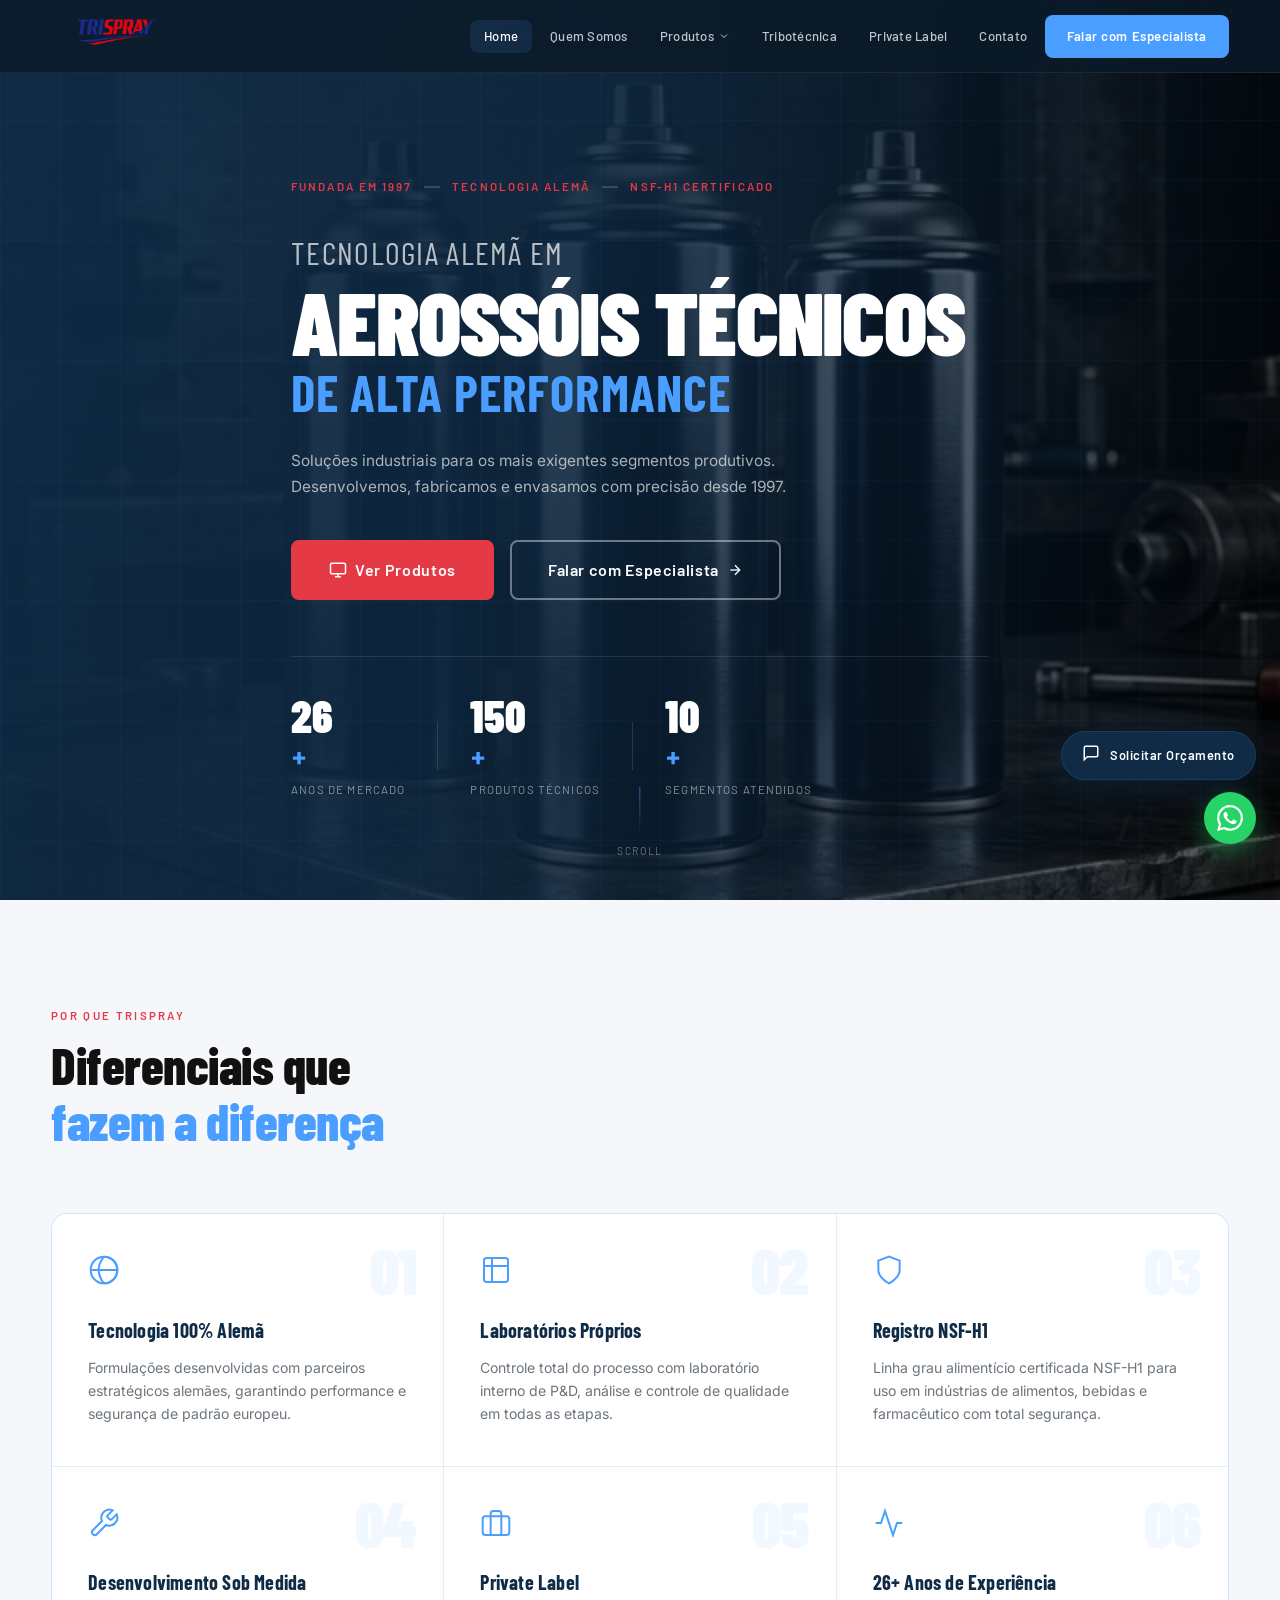
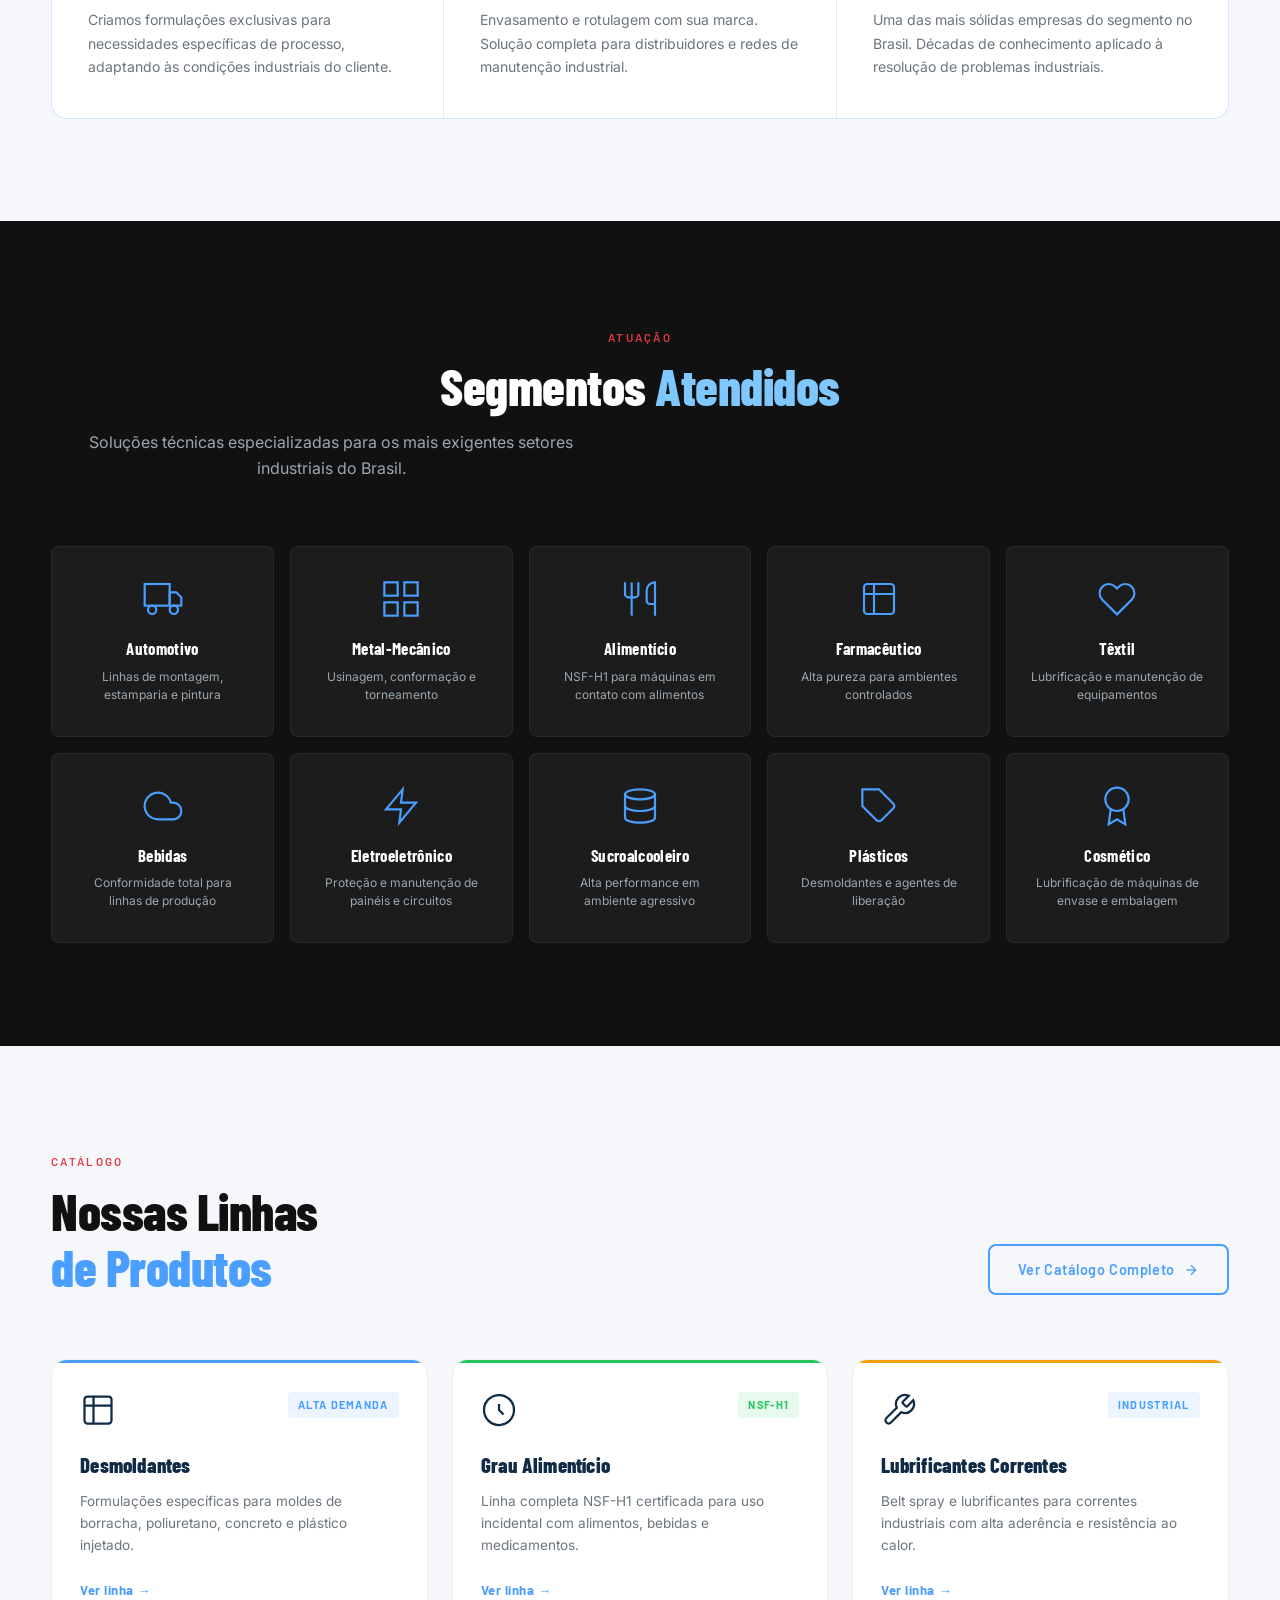
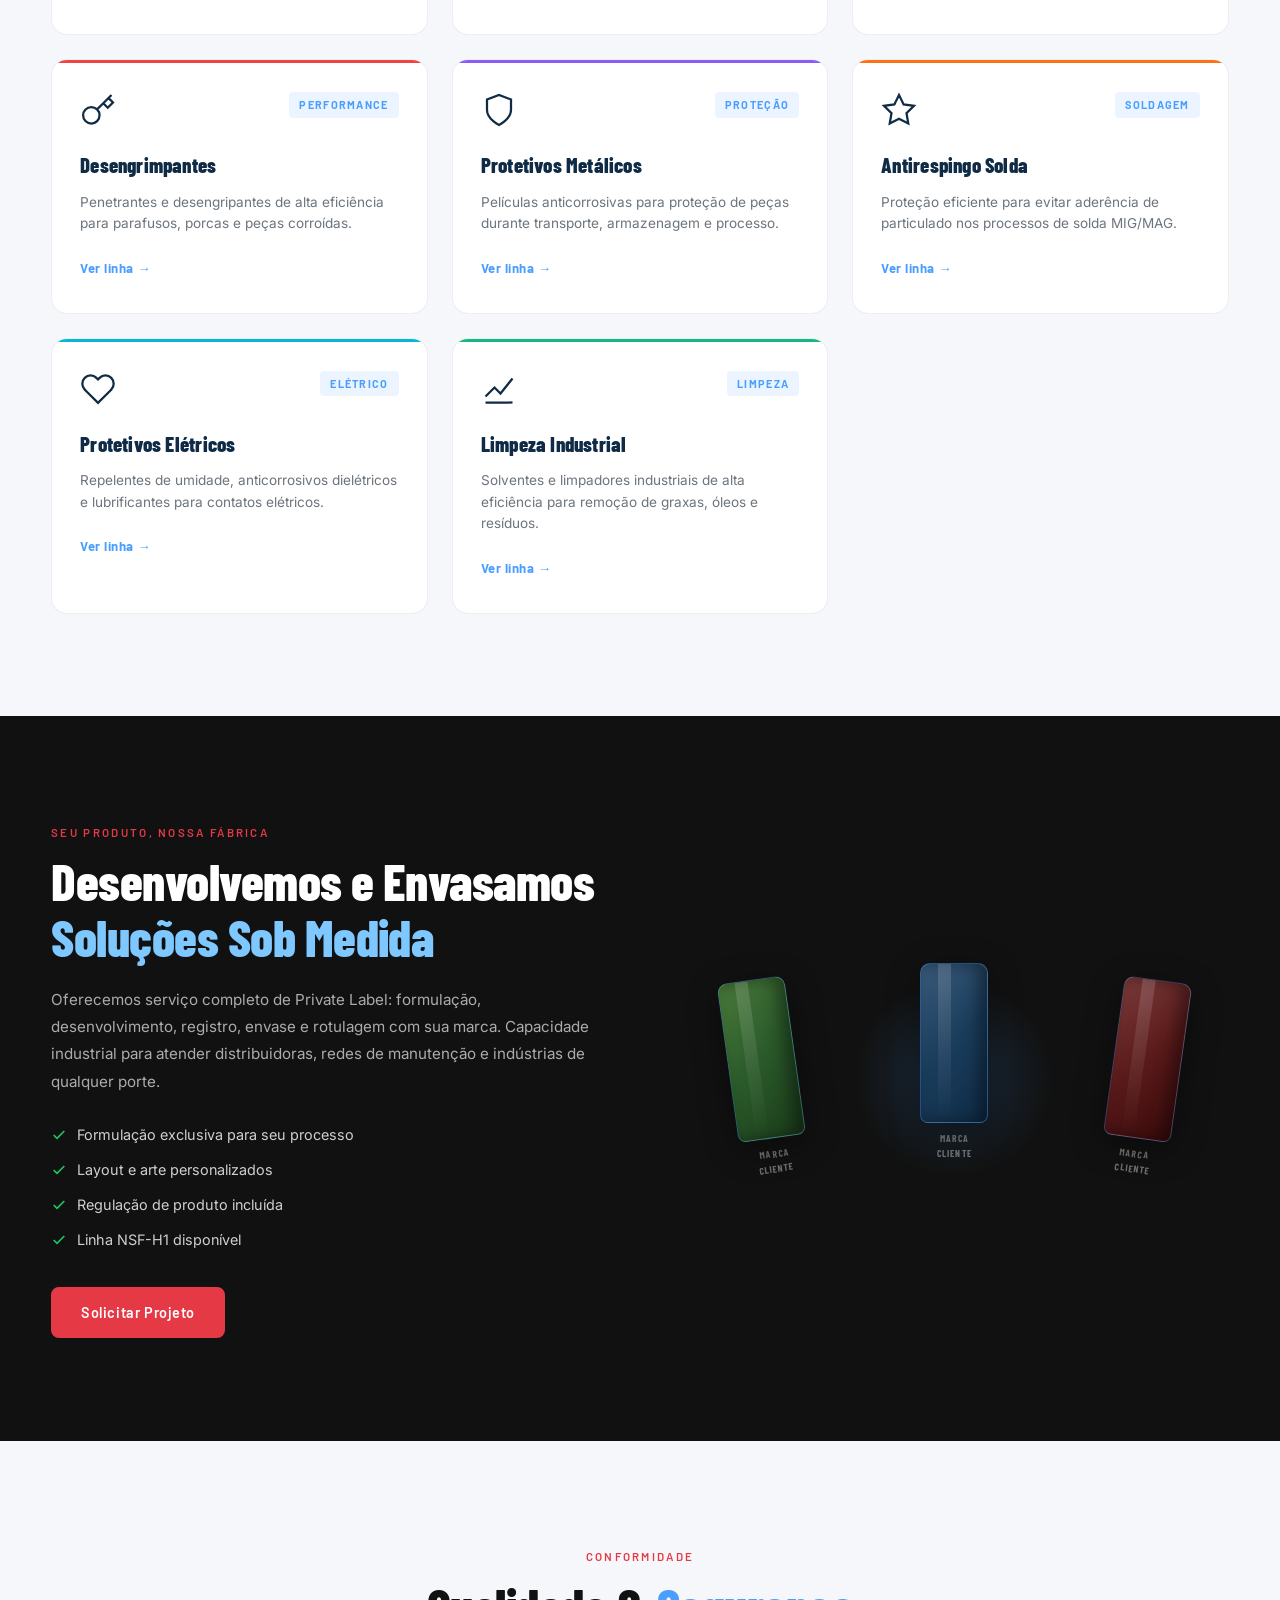
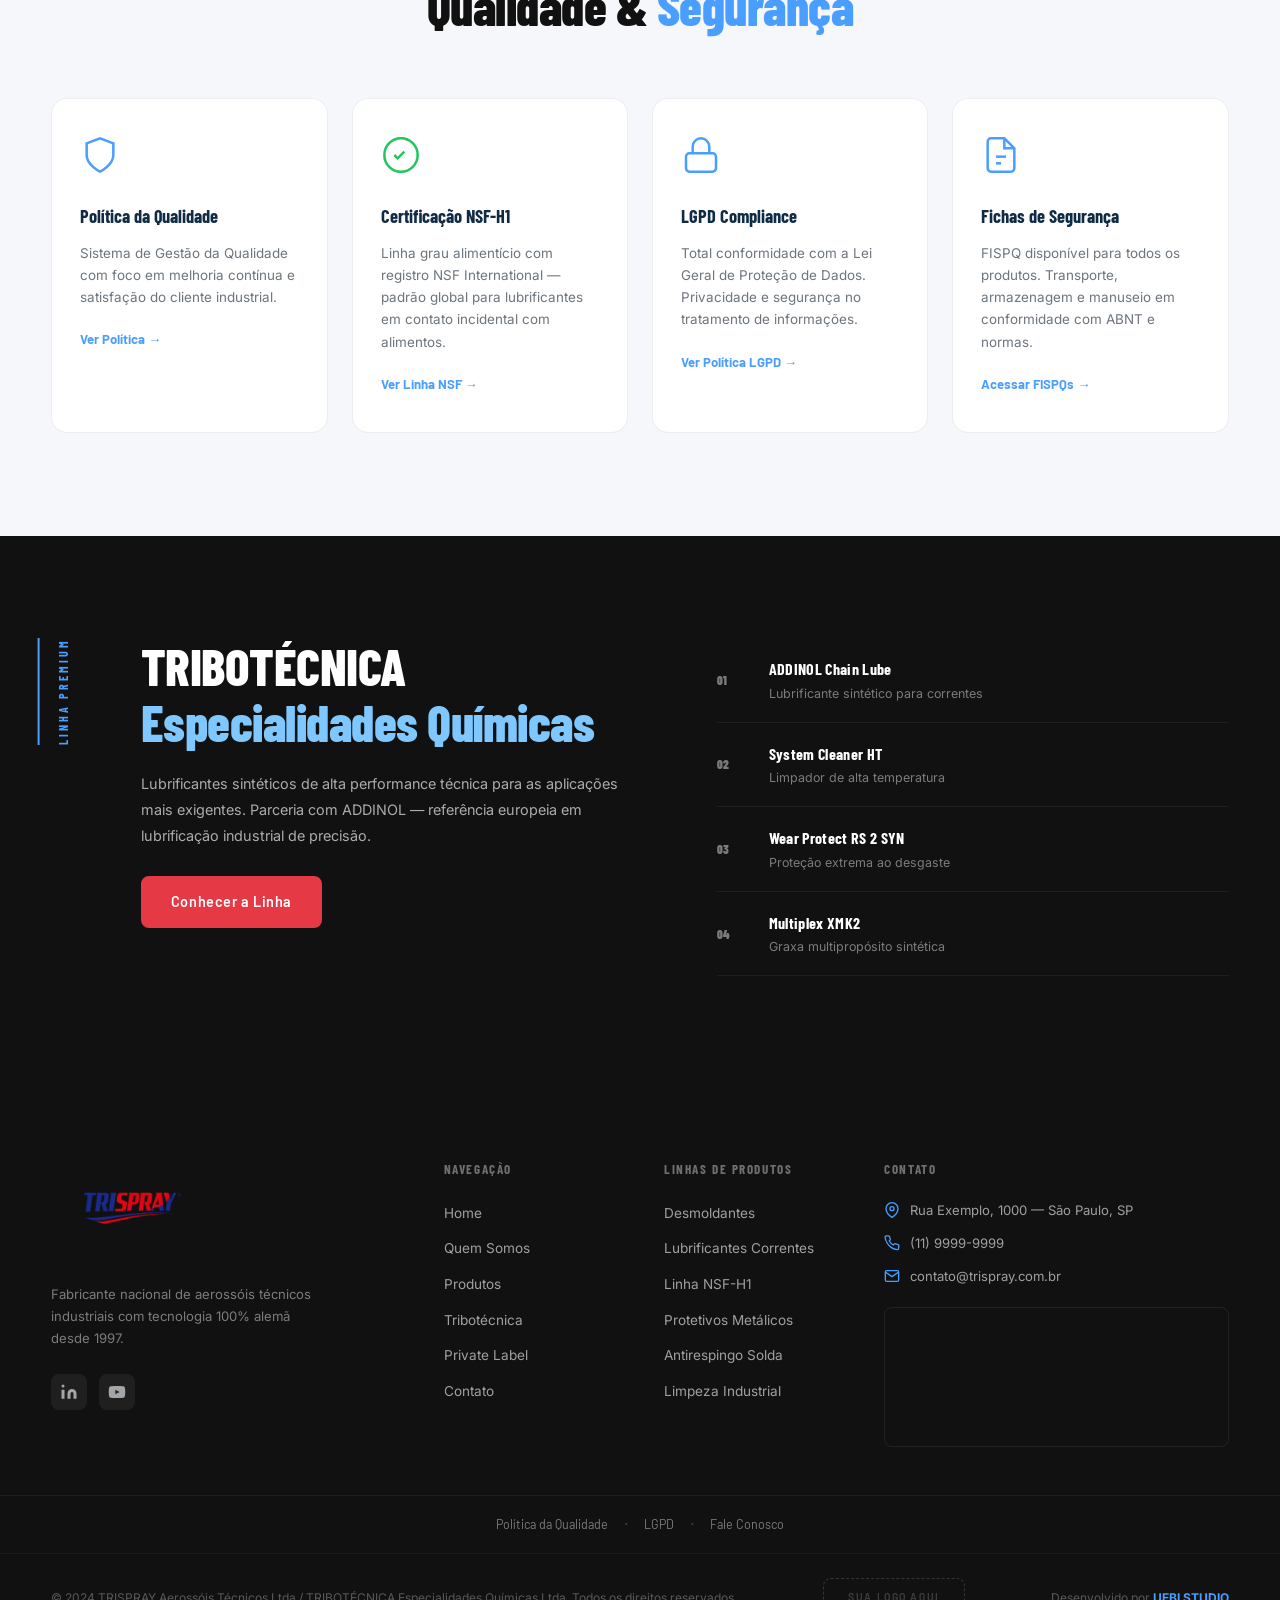
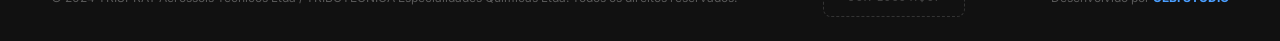
<file: index.html>
<!DOCTYPE html>
<html lang="pt-BR">

<head>
    <meta charset="UTF-8">
    <meta name="viewport" content="width=device-width, initial-scale=1.0">
    <title>TRISPRAY — Aerossóis Técnicos Industriais de Alta Performance</title>
    <meta name="description"
        content="Tecnologia 100% Alemã em Aerossóis Técnicos para indústrias desde 1997. Desmoldantes, lubrificantes, protetivos e linha NSF-H1 para alimentício e farmacêutico.">
    <meta name="keywords"
        content="aerossóis técnicos industriais, desmoldante, lubrificante correntes, NSF alimentício, antirespingo solda, protetivo metálico, private label aerossol">
    <meta property="og:title" content="TRISPRAY — Aerossóis Técnicos de Alta Performance">
    <meta property="og:description" content="Tecnologia 100% Alemã. Soluções industriais desde 1997.">
    <meta property="og:type" content="website">
    <link rel="canonical" href="https://trispray.com.br/">
    <link rel="preconnect" href="https://fonts.googleapis.com">
    <link rel="preconnect" href="https://fonts.gstatic.com" crossorigin>
    <link
        href="https://fonts.googleapis.com/css2?family=Barlow+Condensed:ital,wght@0,300;0,400;0,500;0,600;0,700;0,800;0,900;1,700&family=Inter:wght@300;400;500;600;700&family=Barlow:wght@300;400;500;600&display=swap"
        rel="stylesheet">
    <link rel="stylesheet" href="style.css">
    <script type="application/ld+json">
  {
    "@context": "https://schema.org",
    "@type": "Organization",
    "name": "TRISPRAY Aerossóis Técnicos Ltda",
    "foundingDate": "1997",
    "description": "Fabricante de aerossóis técnicos industriais com tecnologia 100% alemã",
    "url": "https://trispray.com.br",
    "address": {
      "@type": "PostalAddress",
      "addressCountry": "BR"
    },
    "sameAs": []
  }
  </script>
</head>

<body>

    <!-- FLOATING CTA -->
    <a href="contato.html" class="float-cta" id="floatCta">
        <span class="float-cta__icon">
            <svg width="18" height="18" viewBox="0 0 24 24" fill="none" stroke="currentColor" stroke-width="2">
                <path d="M21 15a2 2 0 0 1-2 2H7l-4 4V5a2 2 0 0 1 2-2h14a2 2 0 0 1 2 2z"></path>
            </svg>
        </span>
        <span class="float-cta__text">Solicitar Orçamento</span>
    </a>

    <!-- WHATSAPP FLOAT -->
    <a href="https://wa.me/5511999999999?text=Olá,%20gostaria%20de%20um%20atendimento%20técnico." class="float-wa"
        target="_blank" rel="noopener" id="floatWa" aria-label="WhatsApp">
        <svg width="26" height="26" viewBox="0 0 24 24" fill="currentColor">
            <path
                d="M17.472 14.382c-.297-.149-1.758-.867-2.03-.967-.273-.099-.471-.148-.67.15-.197.297-.767.966-.94 1.164-.173.199-.347.223-.644.075-.297-.15-1.255-.463-2.39-1.475-.883-.788-1.48-1.761-1.653-2.059-.173-.297-.018-.458.13-.606.134-.133.298-.347.446-.52.149-.174.198-.298.298-.497.099-.198.05-.371-.025-.52-.075-.149-.669-1.612-.916-2.207-.242-.579-.487-.5-.669-.51-.173-.008-.371-.01-.57-.01-.198 0-.52.074-.792.372-.272.297-1.04 1.016-1.04 2.479 0 1.462 1.065 2.875 1.213 3.074.149.198 2.096 3.2 5.077 4.487.709.306 1.262.489 1.694.625.712.227 1.36.195 1.871.118.571-.085 1.758-.719 2.006-1.413.248-.694.248-1.289.173-1.413-.074-.124-.272-.198-.57-.347m-5.421 7.403h-.004a9.87 9.87 0 0 1-5.031-1.378l-.361-.214-3.741.982.998-3.648-.235-.374a9.86 9.86 0 0 1-1.51-5.26c.001-5.45 4.436-9.884 9.888-9.884 2.64 0 5.122 1.03 6.988 2.898a9.825 9.825 0 0 1 2.893 6.994c-.003 5.45-4.437 9.884-9.885 9.884m8.413-18.297A11.815 11.815 0 0 0 12.05 0C5.495 0 .16 5.335.157 11.892c0 2.096.547 4.142 1.588 5.945L.057 24l6.305-1.654a11.882 11.882 0 0 0 5.683 1.448h.005c6.554 0 11.89-5.335 11.893-11.893a11.821 11.821 0 0 0-3.48-8.413Z" />
        </svg>
    </a>

    <!-- HEADER -->
    <header class="header" id="header">
        <div class="container header__inner">
            <a href="index.html" class="header__logo">
                <img src="logo.png" alt="TRISPRAY" class="logo-img"
                    style="height: 88px; width: auto; object-fit: contain;">
            </a>

            <nav class="header__nav" id="mainNav">
                <a href="index.html" class="nav-link active">Home</a>
                <a href="quem-somos.html" class="nav-link">Quem Somos</a>
                <div class="nav-dropdown">
                    <a href="produtos.html" class="nav-link nav-link--dropdown">Produtos <svg width="12" height="12"
                            viewBox="0 0 24 24" fill="none" stroke="currentColor" stroke-width="2">
                            <polyline points="6 9 12 15 18 9"></polyline>
                        </svg></a>
                    <div class="dropdown-menu">
                        <a href="produtos.html#desmoldantes" class="dropdown-item">Desmoldantes</a>
                        <a href="produtos.html#lubrificantes" class="dropdown-item">Lubrificantes</a>
                        <a href="produtos.html#protetivos" class="dropdown-item">Protetivos Metálicos</a>
                        <a href="produtos.html#limpeza" class="dropdown-item">Limpeza Industrial</a>
                        <a href="produtos.html#nsf" class="dropdown-item">Linha NSF-H1</a>
                        <a href="produtos.html#solda" class="dropdown-item">Antirespingo Solda</a>
                    </div>
                </div>
                <a href="tribotecnica.html" class="nav-link">Tribotécnica</a>
                <a href="private-label.html" class="nav-link">Private Label</a>
                <a href="contato.html" class="nav-link">Contato</a>
                <a href="contato.html" class="btn btn--nav">Falar com Especialista</a>
            </nav>

            <button class="hamburger" id="hamburger" aria-label="Menu">
                <span></span><span></span><span></span>
            </button>
        </div>
    </header>

    <main>
        <!-- ═══════════════════════════════════════
         HERO SECTION
    ═══════════════════════════════════════ -->
        <section class="hero" id="hero">
            <div class="hero__bg">
                <img src="hero-aerosols.png" alt="Aerossóis técnicos industriais TRISPRAY" class="hero__img">
                <div class="hero__overlay"></div>
                <div class="hero__grid-lines"></div>
            </div>

            <div class="container hero__content">
                <div class="hero__meta">
                    <span class="hero__tag">Fundada em 1997</span>
                    <span class="hero__sep">—</span>
                    <span class="hero__tag">Tecnologia Alemã</span>
                    <span class="hero__sep">—</span>
                    <span class="hero__tag">NSF-H1 Certificado</span>
                </div>

                <h1 class="hero__headline">
                    <span class="hero__headline-line1">Tecnologia Alemã em</span>
                    <span class="hero__headline-line2">Aerossóis Técnicos</span>
                    <span class="hero__headline-accent">de Alta Performance</span>
                </h1>

                <p class="hero__sub">
                    Soluções industriais para os mais exigentes segmentos produtivos.<br>
                    Desenvolvemos, fabricamos e envasamos com precisão desde 1997.
                </p>

                <div class="hero__actions">
                    <a href="produtos.html" class="btn btn--primary btn--lg">
                        <svg width="18" height="18" viewBox="0 0 24 24" fill="none" stroke="currentColor"
                            stroke-width="2">
                            <rect x="2" y="3" width="20" height="14" rx="2" />
                            <line x1="8" y1="21" x2="16" y2="21" />
                            <line x1="12" y1="17" x2="12" y2="21" />
                        </svg>
                        Ver Produtos
                    </a>
                    <a href="contato.html" class="btn btn--ghost btn--lg">
                        Falar com Especialista
                        <svg width="16" height="16" viewBox="0 0 24 24" fill="none" stroke="currentColor"
                            stroke-width="2">
                            <line x1="5" y1="12" x2="19" y2="12"></line>
                            <polyline points="12 5 19 12 12 19"></polyline>
                        </svg>
                    </a>
                </div>

                <div class="hero__stats">
                    <div class="hero__stat">
                        <span class="hero__stat-num" data-count="26">0</span><span class="hero__stat-unit">+</span>
                        <span class="hero__stat-label">Anos de Mercado</span>
                    </div>
                    <div class="hero__stat-div"></div>
                    <div class="hero__stat">
                        <span class="hero__stat-num" data-count="150">0</span><span class="hero__stat-unit">+</span>
                        <span class="hero__stat-label">Produtos Técnicos</span>
                    </div>
                    <div class="hero__stat-div"></div>
                    <div class="hero__stat">
                        <span class="hero__stat-num" data-count="10">0</span><span class="hero__stat-unit">+</span>
                        <span class="hero__stat-label">Segmentos Atendidos</span>
                    </div>
                </div>
            </div>

            <div class="hero__scroll">
                <div class="hero__scroll-line"></div>
                <span>Scroll</span>
            </div>
        </section>

        <!-- ═══════════════════════════════════════
         DIFERENCIAIS
    ═══════════════════════════════════════ -->
        <section class="diferenciais section" id="diferenciais">
            <div class="container">
                <div class="section-header section-header--left">
                    <span class="section-tag">Por que TRISPRAY</span>
                    <h2 class="section-title">Diferenciais que<br><em>fazem a diferença</em></h2>
                </div>

                <div class="diferenciais__grid">
                    <div class="dif-card reveal">
                        <div class="dif-card__num">01</div>
                        <div class="dif-card__icon">
                            <svg width="32" height="32" viewBox="0 0 24 24" fill="none" stroke="currentColor"
                                stroke-width="1.5">
                                <circle cx="12" cy="12" r="10" />
                                <path d="M12 2a10 10 0 0 1 0 20" />
                                <path d="M2 12h20" />
                                <path d="M12 2c-2.76 3.34-4 7-4 10s1.24 6.66 4 10" />
                            </svg>
                        </div>
                        <h3>Tecnologia 100% Alemã</h3>
                        <p>Formulações desenvolvidas com parceiros estratégicos alemães, garantindo performance e
                            segurança de padrão europeu.</p>
                    </div>

                    <div class="dif-card reveal">
                        <div class="dif-card__num">02</div>
                        <div class="dif-card__icon">
                            <svg width="32" height="32" viewBox="0 0 24 24" fill="none" stroke="currentColor"
                                stroke-width="1.5">
                                <path
                                    d="M9 3H5a2 2 0 0 0-2 2v4m6-6h10a2 2 0 0 1 2 2v4M9 3v18m0 0h10a2 2 0 0 0 2-2V9M9 21H5a2 2 0 0 1-2-2V9m0 0h18" />
                            </svg>
                        </div>
                        <h3>Laboratórios Próprios</h3>
                        <p>Controle total do processo com laboratório interno de P&D, análise e controle de qualidade em
                            todas as etapas.</p>
                    </div>

                    <div class="dif-card reveal">
                        <div class="dif-card__num">03</div>
                        <div class="dif-card__icon">
                            <svg width="32" height="32" viewBox="0 0 24 24" fill="none" stroke="currentColor"
                                stroke-width="1.5">
                                <path d="M12 22s8-4 8-10V5l-8-3-8 3v7c0 6 8 10 8 10z" />
                            </svg>
                        </div>
                        <h3>Registro NSF-H1</h3>
                        <p>Linha grau alimentício certificada NSF-H1 para uso em indústrias de alimentos, bebidas e
                            farmacêutico com total segurança.</p>
                    </div>

                    <div class="dif-card reveal">
                        <div class="dif-card__num">04</div>
                        <div class="dif-card__icon">
                            <svg width="32" height="32" viewBox="0 0 24 24" fill="none" stroke="currentColor"
                                stroke-width="1.5">
                                <path
                                    d="M14.7 6.3a1 1 0 0 0 0 1.4l1.6 1.6a1 1 0 0 0 1.4 0l3.77-3.77a6 6 0 0 1-7.94 7.94l-6.91 6.91a2.12 2.12 0 0 1-3-3l6.91-6.91a6 6 0 0 1 7.94-7.94l-3.76 3.76z" />
                            </svg>
                        </div>
                        <h3>Desenvolvimento Sob Medida</h3>
                        <p>Criamos formulações exclusivas para necessidades específicas de processo, adaptando às
                            condições industriais do cliente.</p>
                    </div>

                    <div class="dif-card reveal">
                        <div class="dif-card__num">05</div>
                        <div class="dif-card__icon">
                            <svg width="32" height="32" viewBox="0 0 24 24" fill="none" stroke="currentColor"
                                stroke-width="1.5">
                                <rect x="2" y="7" width="20" height="14" rx="2" />
                                <path d="M16 21V5a2 2 0 0 0-2-2h-4a2 2 0 0 0-2 2v16" />
                            </svg>
                        </div>
                        <h3>Private Label</h3>
                        <p>Envasamento e rotulagem com sua marca. Solução completa para distribuidores e redes de
                            manutenção industrial.</p>
                    </div>

                    <div class="dif-card reveal">
                        <div class="dif-card__num">06</div>
                        <div class="dif-card__icon">
                            <svg width="32" height="32" viewBox="0 0 24 24" fill="none" stroke="currentColor"
                                stroke-width="1.5">
                                <polyline points="22 12 18 12 15 21 9 3 6 12 2 12"></polyline>
                            </svg>
                        </div>
                        <h3>26+ Anos de Experiência</h3>
                        <p>Uma das mais sólidas empresas do segmento no Brasil. Décadas de conhecimento aplicado à
                            resolução de problemas industriais.</p>
                    </div>
                </div>
            </div>
        </section>

        <!-- ═══════════════════════════════════════
         SEGMENTOS
    ═══════════════════════════════════════ -->
        <section class="segmentos section section--dark" id="segmentos">
            <div class="container">
                <div class="section-header section-header--center">
                    <span class="section-tag">Atuação</span>
                    <h2 class="section-title">Segmentos <em>Atendidos</em></h2>
                    <p class="section-desc">Soluções técnicas especializadas para os mais exigentes setores industriais
                        do Brasil.</p>
                </div>

                <div class="segmentos__grid">
                    <div class="seg-card reveal">
                        <div class="seg-card__icon">
                            <svg width="40" height="40" viewBox="0 0 24 24" fill="none" stroke="currentColor"
                                stroke-width="1.3">
                                <rect x="1" y="3" width="15" height="13" />
                                <polygon points="16 8 20 8 23 11 23 16 16 16 16 8" />
                                <circle cx="5.5" cy="18.5" r="2.5" />
                                <circle cx="18.5" cy="18.5" r="2.5" />
                            </svg>
                        </div>
                        <h3>Automotivo</h3>
                        <p>Linhas de montagem, estamparia e pintura</p>
                    </div>

                    <div class="seg-card reveal">
                        <div class="seg-card__icon">
                            <svg width="40" height="40" viewBox="0 0 24 24" fill="none" stroke="currentColor"
                                stroke-width="1.3">
                                <rect x="2" y="2" width="8" height="8" />
                                <rect x="14" y="2" width="8" height="8" />
                                <rect x="14" y="14" width="8" height="8" />
                                <rect x="2" y="14" width="8" height="8" />
                            </svg>
                        </div>
                        <h3>Metal-Mecânico</h3>
                        <p>Usinagem, conformação e torneamento</p>
                    </div>

                    <div class="seg-card reveal">
                        <div class="seg-card__icon">
                            <svg width="40" height="40" viewBox="0 0 24 24" fill="none" stroke="currentColor"
                                stroke-width="1.3">
                                <path d="M3 2v7c0 1.1.9 2 2 2h4a2 2 0 0 0 2-2V2" />
                                <path d="M7 2v20" />
                                <path d="M21 15V2v0a5 5 0 0 0-5 5v6c0 1.1.9 2 2 2h3Zm0 0v7" />
                            </svg>
                        </div>
                        <h3>Alimentício</h3>
                        <p>NSF-H1 para máquinas em contato com alimentos</p>
                    </div>

                    <div class="seg-card reveal">
                        <div class="seg-card__icon">
                            <svg width="40" height="40" viewBox="0 0 24 24" fill="none" stroke="currentColor"
                                stroke-width="1.3">
                                <path
                                    d="M9 3H5a2 2 0 0 0-2 2v4m6-6h10a2 2 0 0 1 2 2v4M9 3v18m0 0h10a2 2 0 0 0 2-2V9M9 21H5a2 2 0 0 1-2-2V9m0 0h18" />
                            </svg>
                        </div>
                        <h3>Farmacêutico</h3>
                        <p>Alta pureza para ambientes controlados</p>
                    </div>

                    <div class="seg-card reveal">
                        <div class="seg-card__icon">
                            <svg width="40" height="40" viewBox="0 0 24 24" fill="none" stroke="currentColor"
                                stroke-width="1.3">
                                <path
                                    d="M20.84 4.61a5.5 5.5 0 0 0-7.78 0L12 5.67l-1.06-1.06a5.5 5.5 0 0 0-7.78 7.78l1.06 1.06L12 21.23l7.78-7.78 1.06-1.06a5.5 5.5 0 0 0 0-7.78z" />
                            </svg>
                        </div>
                        <h3>Têxtil</h3>
                        <p>Lubrificação e manutenção de equipamentos</p>
                    </div>

                    <div class="seg-card reveal">
                        <div class="seg-card__icon">
                            <svg width="40" height="40" viewBox="0 0 24 24" fill="none" stroke="currentColor"
                                stroke-width="1.3">
                                <path d="M18 10h-1.26A8 8 0 1 0 9 20h9a5 5 0 0 0 0-10z" />
                            </svg>
                        </div>
                        <h3>Bebidas</h3>
                        <p>Conformidade total para linhas de produção</p>
                    </div>

                    <div class="seg-card reveal">
                        <div class="seg-card__icon">
                            <svg width="40" height="40" viewBox="0 0 24 24" fill="none" stroke="currentColor"
                                stroke-width="1.3">
                                <polygon points="13 2 3 14 12 14 11 22 21 10 12 10 13 2" />
                            </svg>
                        </div>
                        <h3>Eletroeletrônico</h3>
                        <p>Proteção e manutenção de painéis e circuitos</p>
                    </div>

                    <div class="seg-card reveal">
                        <div class="seg-card__icon">
                            <svg width="40" height="40" viewBox="0 0 24 24" fill="none" stroke="currentColor"
                                stroke-width="1.3">
                                <ellipse cx="12" cy="5" rx="9" ry="3" />
                                <path d="M21 12c0 1.66-4 3-9 3s-9-1.34-9-3" />
                                <path d="M3 5v14c0 1.66 4 3 9 3s9-1.34 9-3V5" />
                            </svg>
                        </div>
                        <h3>Sucroalcooleiro</h3>
                        <p>Alta performance em ambiente agressivo</p>
                    </div>

                    <div class="seg-card reveal">
                        <div class="seg-card__icon">
                            <svg width="40" height="40" viewBox="0 0 24 24" fill="none" stroke="currentColor"
                                stroke-width="1.3">
                                <path
                                    d="M20.59 13.41l-7.17 7.17a2 2 0 0 1-2.83 0L2 12V2h10l8.59 8.59a2 2 0 0 1 0 2.82z" />
                                <line x1="7" y1="7" x2="7.01" y2="7" />
                            </svg>
                        </div>
                        <h3>Plásticos</h3>
                        <p>Desmoldantes e agentes de liberação</p>
                    </div>

                    <div class="seg-card reveal">
                        <div class="seg-card__icon">
                            <svg width="40" height="40" viewBox="0 0 24 24" fill="none" stroke="currentColor"
                                stroke-width="1.3">
                                <circle cx="12" cy="8" r="7" />
                                <polyline points="8.21 13.89 7 23 12 20 17 23 15.79 13.88" />
                            </svg>
                        </div>
                        <h3>Cosmético</h3>
                        <p>Lubrificação de máquinas de envase e embalagem</p>
                    </div>
                </div>
            </div>
        </section>

        <!-- ═══════════════════════════════════════
         LINHAS DE PRODUTOS PREVIEW
    ═══════════════════════════════════════ -->
        <section class="produtos-preview section" id="linhas">
            <div class="container">
                <div class="section-header section-header--split">
                    <div>
                        <span class="section-tag">Catálogo</span>
                        <h2 class="section-title">Nossas Linhas<br><em>de Produtos</em></h2>
                    </div>
                    <a href="produtos.html" class="btn btn--outline">
                        Ver Catálogo Completo
                        <svg width="16" height="16" viewBox="0 0 24 24" fill="none" stroke="currentColor"
                            stroke-width="2">
                            <line x1="5" y1="12" x2="19" y2="12"></line>
                            <polyline points="12 5 19 12 12 19"></polyline>
                        </svg>
                    </a>
                </div>

                <div class="produtos-preview__grid">

                    <div class="prod-card reveal">
                        <div class="prod-card__accent" style="--accent:#4A9EFF"></div>
                        <div class="prod-card__head">
                            <svg width="36" height="36" viewBox="0 0 24 24" fill="none" stroke="currentColor"
                                stroke-width="1.5">
                                <path
                                    d="M9 3H5a2 2 0 0 0-2 2v4m6-6h10a2 2 0 0 1 2 2v4M9 3v18m0 0h10a2 2 0 0 0 2-2V9M9 21H5a2 2 0 0 1-2-2V9m0 0h18" />
                            </svg>
                            <span class="prod-card__tag">Alta Demanda</span>
                        </div>
                        <h3>Desmoldantes</h3>
                        <p>Formulações específicas para moldes de borracha, poliuretano, concreto e plástico injetado.
                        </p>
                        <a href="produtos.html#desmoldantes" class="prod-card__link">Ver linha →</a>
                    </div>

                    <div class="prod-card reveal">
                        <div class="prod-card__accent" style="--accent:#22C55E"></div>
                        <div class="prod-card__head">
                            <svg width="36" height="36" viewBox="0 0 24 24" fill="none" stroke="currentColor"
                                stroke-width="1.5">
                                <circle cx="12" cy="12" r="10" />
                                <path d="M12 8v4l3 3" />
                            </svg>
                            <span class="prod-card__tag nsf-tag">NSF-H1</span>
                        </div>
                        <h3>Grau Alimentício</h3>
                        <p>Linha completa NSF-H1 certificada para uso incidental com alimentos, bebidas e medicamentos.
                        </p>
                        <a href="produtos.html#nsf" class="prod-card__link">Ver linha →</a>
                    </div>

                    <div class="prod-card reveal">
                        <div class="prod-card__accent" style="--accent:#F59E0B"></div>
                        <div class="prod-card__head">
                            <svg width="36" height="36" viewBox="0 0 24 24" fill="none" stroke="currentColor"
                                stroke-width="1.5">
                                <path
                                    d="M14.7 6.3a1 1 0 0 0 0 1.4l1.6 1.6a1 1 0 0 0 1.4 0l3.77-3.77a6 6 0 0 1-7.94 7.94l-6.91 6.91a2.12 2.12 0 0 1-3-3l6.91-6.91a6 6 0 0 1 7.94-7.94l-3.76 3.76z" />
                            </svg>
                            <span class="prod-card__tag">Industrial</span>
                        </div>
                        <h3>Lubrificantes Correntes</h3>
                        <p>Belt spray e lubrificantes para correntes industriais com alta aderência e resistência ao
                            calor.</p>
                        <a href="produtos.html#lubrificantes" class="prod-card__link">Ver linha →</a>
                    </div>

                    <div class="prod-card reveal">
                        <div class="prod-card__accent" style="--accent:#EF4444"></div>
                        <div class="prod-card__head">
                            <svg width="36" height="36" viewBox="0 0 24 24" fill="none" stroke="currentColor"
                                stroke-width="1.5">
                                <path
                                    d="M21 2l-2 2m-7.61 7.61a5.5 5.5 0 1 1-7.778 7.778 5.5 5.5 0 0 1 7.777-7.777zm0 0L15.5 7.5m0 0l3 3L22 7l-3-3m-3.5 3.5L19 4" />
                            </svg>
                            <span class="prod-card__tag">Performance</span>
                        </div>
                        <h3>Desengrimpantes</h3>
                        <p>Penetrantes e desengripantes de alta eficiência para parafusos, porcas e peças corroídas.</p>
                        <a href="produtos.html#desengrimpante" class="prod-card__link">Ver linha →</a>
                    </div>

                    <div class="prod-card reveal">
                        <div class="prod-card__accent" style="--accent:#8B5CF6"></div>
                        <div class="prod-card__head">
                            <svg width="36" height="36" viewBox="0 0 24 24" fill="none" stroke="currentColor"
                                stroke-width="1.5">
                                <path d="M12 22s8-4 8-10V5l-8-3-8 3v7c0 6 8 10 8 10z" />
                            </svg>
                            <span class="prod-card__tag">Proteção</span>
                        </div>
                        <h3>Protetivos Metálicos</h3>
                        <p>Películas anticorrosivas para proteção de peças durante transporte, armazenagem e processo.
                        </p>
                        <a href="produtos.html#protetivos" class="prod-card__link">Ver linha →</a>
                    </div>

                    <div class="prod-card reveal">
                        <div class="prod-card__accent" style="--accent:#F97316"></div>
                        <div class="prod-card__head">
                            <svg width="36" height="36" viewBox="0 0 24 24" fill="none" stroke="currentColor"
                                stroke-width="1.5">
                                <polygon
                                    points="12 2 15.09 8.26 22 9.27 17 14.14 18.18 21.02 12 17.77 5.82 21.02 7 14.14 2 9.27 8.91 8.26 12 2" />
                            </svg>
                            <span class="prod-card__tag">Soldagem</span>
                        </div>
                        <h3>Antirespingo Solda</h3>
                        <p>Proteção eficiente para evitar aderência de particulado nos processos de solda MIG/MAG.</p>
                        <a href="produtos.html#solda" class="prod-card__link">Ver linha →</a>
                    </div>

                    <div class="prod-card reveal">
                        <div class="prod-card__accent" style="--accent:#06B6D4"></div>
                        <div class="prod-card__head">
                            <svg width="36" height="36" viewBox="0 0 24 24" fill="none" stroke="currentColor"
                                stroke-width="1.5">
                                <path
                                    d="M20.84 4.61a5.5 5.5 0 0 0-7.78 0L12 5.67l-1.06-1.06a5.5 5.5 0 0 0-7.78 7.78l1.06 1.06L12 21.23l7.78-7.78 1.06-1.06a5.5 5.5 0 0 0 0-7.78z" />
                            </svg>
                            <span class="prod-card__tag">Elétrico</span>
                        </div>
                        <h3>Protetivos Elétricos</h3>
                        <p>Repelentes de umidade, anticorrosivos dielétricos e lubrificantes para contatos elétricos.
                        </p>
                        <a href="produtos.html#eletrico" class="prod-card__link">Ver linha →</a>
                    </div>

                    <div class="prod-card reveal">
                        <div class="prod-card__accent" style="--accent:#10B981"></div>
                        <div class="prod-card__head">
                            <svg width="36" height="36" viewBox="0 0 24 24" fill="none" stroke="currentColor"
                                stroke-width="1.5">
                                <path d="M3 17l6-6 4 4 8-10" />
                                <path d="M21 21H3" />
                            </svg>
                            <span class="prod-card__tag">Limpeza</span>
                        </div>
                        <h3>Limpeza Industrial</h3>
                        <p>Solventes e limpadores industriais de alta eficiência para remoção de graxas, óleos e
                            resíduos.</p>
                        <a href="produtos.html#limpeza" class="prod-card__link">Ver linha →</a>
                    </div>
                </div>
            </div>
        </section>

        <!-- ═══════════════════════════════════════
         PRIVATE LABEL
    ═══════════════════════════════════════ -->
        <section class="private-label section section--dark" id="private-cta">
            <div class="container">
                <div class="private-label__inner">
                    <div class="private-label__content reveal">
                        <span class="section-tag">Seu Produto, Nossa Fábrica</span>
                        <h2 class="section-title">Desenvolvemos e Envasamos<br><em>Soluções Sob Medida</em></h2>
                        <p>Oferecemos serviço completo de Private Label: formulação, desenvolvimento, registro, envase e
                            rotulagem com sua marca. Capacidade industrial para atender distribuidoras, redes de
                            manutenção e indústrias de qualquer porte.</p>
                        <ul class="checkList">
                            <li><svg width="16" height="16" viewBox="0 0 24 24" fill="none" stroke="currentColor"
                                    stroke-width="2.5">
                                    <polyline points="20 6 9 17 4 12"></polyline>
                                </svg> Formulação exclusiva para seu processo</li>
                            <li><svg width="16" height="16" viewBox="0 0 24 24" fill="none" stroke="currentColor"
                                    stroke-width="2.5">
                                    <polyline points="20 6 9 17 4 12"></polyline>
                                </svg> Layout e arte personalizados</li>
                            <li><svg width="16" height="16" viewBox="0 0 24 24" fill="none" stroke="currentColor"
                                    stroke-width="2.5">
                                    <polyline points="20 6 9 17 4 12"></polyline>
                                </svg> Regulação de produto incluída</li>
                            <li><svg width="16" height="16" viewBox="0 0 24 24" fill="none" stroke="currentColor"
                                    stroke-width="2.5">
                                    <polyline points="20 6 9 17 4 12"></polyline>
                                </svg> Linha NSF-H1 disponível</li>
                        </ul>
                        <a href="private-label.html" class="btn btn--primary">Solicitar Projeto</a>
                    </div>
                    <div class="private-label__visual reveal">
                        <div class="pl-visual-box">
                            <div class="pl-can pl-can--1">
                                <div class="pl-can__body"></div>
                                <div class="pl-can__label">MARCA<br>CLIENTE</div>
                            </div>
                            <div class="pl-can pl-can--2">
                                <div class="pl-can__body"></div>
                                <div class="pl-can__label">MARCA<br>CLIENTE</div>
                            </div>
                            <div class="pl-can pl-can--3">
                                <div class="pl-can__body"></div>
                                <div class="pl-can__label">MARCA<br>CLIENTE</div>
                            </div>
                            <div class="pl-glow"></div>
                        </div>
                    </div>
                </div>
            </div>
        </section>

        <!-- ═══════════════════════════════════════
         QUALIDADE & CONFORMIDADE
    ═══════════════════════════════════════ -->
        <section class="qualidade section" id="qualidade">
            <div class="container">
                <div class="section-header section-header--center">
                    <span class="section-tag">Conformidade</span>
                    <h2 class="section-title">Qualidade &amp; <em>Segurança</em></h2>
                </div>
                <div class="qualidade__grid">
                    <div class="qual-item reveal">
                        <div class="qual-item__icon">
                            <svg width="40" height="40" viewBox="0 0 24 24" fill="none" stroke="currentColor"
                                stroke-width="1.5">
                                <path d="M12 22s8-4 8-10V5l-8-3-8 3v7c0 6 8 10 8 10z" />
                            </svg>
                        </div>
                        <h3>Política da Qualidade</h3>
                        <p>Sistema de Gestão da Qualidade com foco em melhoria contínua e satisfação do cliente
                            industrial.</p>
                        <a href="qualidade.html" class="qual-link">Ver Política →</a>
                    </div>
                    <div class="qual-item reveal">
                        <div class="qual-item__icon nsf-icon">
                            <svg width="40" height="40" viewBox="0 0 24 24" fill="none" stroke="currentColor"
                                stroke-width="1.5">
                                <circle cx="12" cy="12" r="10" />
                                <path d="M8 12l2 2 4-4" />
                            </svg>
                        </div>
                        <h3>Certificação NSF-H1</h3>
                        <p>Linha grau alimentício com registro NSF International — padrão global para lubrificantes em
                            contato incidental com alimentos.</p>
                        <a href="produtos.html#nsf" class="qual-link">Ver Linha NSF →</a>
                    </div>
                    <div class="qual-item reveal">
                        <div class="qual-item__icon">
                            <svg width="40" height="40" viewBox="0 0 24 24" fill="none" stroke="currentColor"
                                stroke-width="1.5">
                                <rect x="3" y="11" width="18" height="11" rx="2" />
                                <path d="M7 11V7a5 5 0 0 1 10 0v4" />
                            </svg>
                        </div>
                        <h3>LGPD Compliance</h3>
                        <p>Total conformidade com a Lei Geral de Proteção de Dados. Privacidade e segurança no
                            tratamento de informações.</p>
                        <a href="lgpd.html" class="qual-link">Ver Política LGPD →</a>
                    </div>
                    <div class="qual-item reveal">
                        <div class="qual-item__icon">
                            <svg width="40" height="40" viewBox="0 0 24 24" fill="none" stroke="currentColor"
                                stroke-width="1.5">
                                <path d="M14 2H6a2 2 0 0 0-2 2v16a2 2 0 0 0 2 2h12a2 2 0 0 0 2-2V8z" />
                                <polyline points="14 2 14 8 20 8" />
                                <line x1="9" y1="13" x2="15" y2="13" />
                                <line x1="9" y1="17" x2="12" y2="17" />
                            </svg>
                        </div>
                        <h3>Fichas de Segurança</h3>
                        <p>FISPQ disponível para todos os produtos. Transporte, armazenagem e manuseio em conformidade
                            com ABNT e normas.</p>
                        <a href="produtos.html" class="qual-link">Acessar FISPQs →</a>
                    </div>
                </div>
            </div>
        </section>

        <!-- ═══════════════════════════════════════
         TRIBOTÉCNICA PREVIEW
    ═══════════════════════════════════════ -->
        <section class="tribo-preview section section--dark" id="tribo-preview">
            <div class="container">
                <div class="tribo-preview__inner">
                    <div class="tribo-preview__label">
                        <span>Linha Premium</span>
                    </div>
                    <div class="tribo-preview__content reveal">
                        <h2 class="section-title">TRIBOTÉCNICA<br><em>Especialidades Químicas</em></h2>
                        <p>Lubrificantes sintéticos de alta performance técnica para as aplicações mais exigentes.
                            Parceria com ADDINOL — referência europeia em lubrificação industrial de precisão.</p>
                        <a href="tribotecnica.html" class="btn btn--primary">Conhecer a Linha</a>
                    </div>
                    <div class="tribo-preview__products reveal">
                        <div class="tribo-prod-item">
                            <span class="tribo-num">01</span>
                            <div>
                                <strong>ADDINOL Chain Lube</strong>
                                <span>Lubrificante sintético para correntes</span>
                            </div>
                        </div>
                        <div class="tribo-prod-item">
                            <span class="tribo-num">02</span>
                            <div>
                                <strong>System Cleaner HT</strong>
                                <span>Limpador de alta temperatura</span>
                            </div>
                        </div>
                        <div class="tribo-prod-item">
                            <span class="tribo-num">03</span>
                            <div>
                                <strong>Wear Protect RS 2 SYN</strong>
                                <span>Proteção extrema ao desgaste</span>
                            </div>
                        </div>
                        <div class="tribo-prod-item">
                            <span class="tribo-num">04</span>
                            <div>
                                <strong>Multiplex XMK2</strong>
                                <span>Graxa multipropósito sintética</span>
                            </div>
                        </div>
                    </div>
                </div>
            </div>
        </section>
    </main>

    <!-- ═══════════════════════════════════════
       FOOTER
  ═══════════════════════════════════════ -->
    <footer class="footer">
        <div class="footer__top">
            <div class="container footer__top-inner">
                <div class="footer__col footer__col--brand">
                    <div class="footer__logo">
                        <img src="logo.png" alt="TRISPRAY" style="height: 108px; width: auto; object-fit: contain;">
                    </div>
                    <p>Fabricante nacional de aerossóis técnicos industriais com tecnologia 100% alemã desde 1997.</p>
                    <div class="footer__social">
                        <a href="#" aria-label="LinkedIn" class="social-icon">
                            <svg width="18" height="18" viewBox="0 0 24 24" fill="currentColor">
                                <path
                                    d="M16 8a6 6 0 0 1 6 6v7h-4v-7a2 2 0 0 0-2-2 2 2 0 0 0-2 2v7h-4v-7a6 6 0 0 1 6-6z" />
                                <rect x="2" y="9" width="4" height="12" />
                                <circle cx="4" cy="4" r="2" />
                            </svg>
                        </a>
                        <a href="#" aria-label="YouTube" class="social-icon">
                            <svg width="18" height="18" viewBox="0 0 24 24" fill="currentColor">
                                <path
                                    d="M22.54 6.42a2.78 2.78 0 0 0-1.95-1.96C18.88 4 12 4 12 4s-6.88 0-8.59.46a2.78 2.78 0 0 0-1.95 1.96A29 29 0 0 0 1 12a29 29 0 0 0 .46 5.58A2.78 2.78 0 0 0 3.41 19.6C5.12 20 12 20 12 20s6.88 0 8.59-.46a2.78 2.78 0 0 0 1.95-1.95A29 29 0 0 0 23 12a29 29 0 0 0-.46-5.58z" />
                                <polygon points="9.75 15.02 15.5 12 9.75 8.98 9.75 15.02" fill="#0F2B46" />
                            </svg>
                        </a>
                    </div>
                </div>

                <div class="footer__col">
                    <h4>Navegação</h4>
                    <ul>
                        <li><a href="index.html">Home</a></li>
                        <li><a href="quem-somos.html">Quem Somos</a></li>
                        <li><a href="produtos.html">Produtos</a></li>
                        <li><a href="tribotecnica.html">Tribotécnica</a></li>
                        <li><a href="private-label.html">Private Label</a></li>
                        <li><a href="contato.html">Contato</a></li>
                    </ul>
                </div>

                <div class="footer__col">
                    <h4>Linhas de Produtos</h4>
                    <ul>
                        <li><a href="produtos.html#desmoldantes">Desmoldantes</a></li>
                        <li><a href="produtos.html#lubrificantes">Lubrificantes Correntes</a></li>
                        <li><a href="produtos.html#nsf">Linha NSF-H1</a></li>
                        <li><a href="produtos.html#protetivos">Protetivos Metálicos</a></li>
                        <li><a href="produtos.html#solda">Antirespingo Solda</a></li>
                        <li><a href="produtos.html#limpeza">Limpeza Industrial</a></li>
                    </ul>
                </div>

                <div class="footer__col">
                    <h4>Contato</h4>
                    <div class="footer__contact">
                        <div class="footer__contact-item">
                            <svg width="16" height="16" viewBox="0 0 24 24" fill="none" stroke="currentColor"
                                stroke-width="2">
                                <path d="M21 10c0 7-9 13-9 13s-9-6-9-13a9 9 0 0 1 18 0z" />
                                <circle cx="12" cy="10" r="3" />
                            </svg>
                            <span>Rua Exemplo, 1000 — São Paulo, SP</span>
                        </div>
                        <div class="footer__contact-item">
                            <svg width="16" height="16" viewBox="0 0 24 24" fill="none" stroke="currentColor"
                                stroke-width="2">
                                <path
                                    d="M22 16.92v3a2 2 0 0 1-2.18 2 19.79 19.79 0 0 1-8.63-3.07A19.5 19.5 0 0 1 4.69 12a19.79 19.79 0 0 1-3.07-8.67A2 2 0 0 1 3.6 1.28h3a2 2 0 0 1 2 1.72c.127.96.361 1.903.7 2.81a2 2 0 0 1-.45 2.11L7.91 9a16 16 0 0 0 6 6l1.27-1.27a2 2 0 0 1 2.11-.45c.907.339 1.85.573 2.81.7A2 2 0 0 1 22 16.92z" />
                            </svg>
                            <span>(11) 9999-9999</span>
                        </div>
                        <div class="footer__contact-item">
                            <svg width="16" height="16" viewBox="0 0 24 24" fill="none" stroke="currentColor"
                                stroke-width="2">
                                <path d="M4 4h16c1.1 0 2 .9 2 2v12c0 1.1-.9 2-2 2H4c-1.1 0-2-.9-2-2V6c0-1.1.9-2 2-2z" />
                                <polyline points="22,6 12,13 2,6" />
                            </svg>
                            <span>contato@trispray.com.br</span>
                        </div>
                    </div>
                    <div class="footer__map">
                        <iframe
                            src="https://www.google.com/maps/embed?pb=!1m18!1m12!1m3!1d3657.0!2d-46.63!3d-23.55!2m3!1f0!2f0!3f0!3m2!1i1024!2i768!4f13.1!3m3!1m2!1s0x0%3A0x0!2sSão%20Paulo!5e0!3m2!1spt!2sbr!4v1"
                            allowfullscreen="" loading="lazy" referrerpolicy="no-referrer-when-downgrade"
                            title="Mapa TRISPRAY">
                        </iframe>
                    </div>
                </div>
            </div>
        </div>

        <div class="footer__mid">
            <div class="container footer__mid-inner">
                <a href="qualidade.html">Política da Qualidade</a>
                <span>·</span>
                <a href="lgpd.html">LGPD</a>
                <span>·</span>
                <a href="contato.html">Fale Conosco</a>
            </div>
        </div>

        <div class="footer__bottom">
            <div class="container footer__bottom-inner">
                <p>© 2024 TRISPRAY Aerossóis Técnicos Ltda / TRIBOTÉCNICA Especialidades Químicas Ltda. Todos os
                    direitos reservados.</p>
                <div class="footer__logo-client">
                    <!-- ESPAÇO PARA A LOGO DO CLIENTE -->
                    <div class="logo-placeholder">
                        <span>SUA LOGO AQUI</span>
                    </div>
                </div>
                <p class="footer__dev">Desenvolvido por <strong>UEBI STUDIO</strong></p>
            </div>
        </div>
    </footer>

    <script src="main.js"></script>
</body>

</html>
</file>
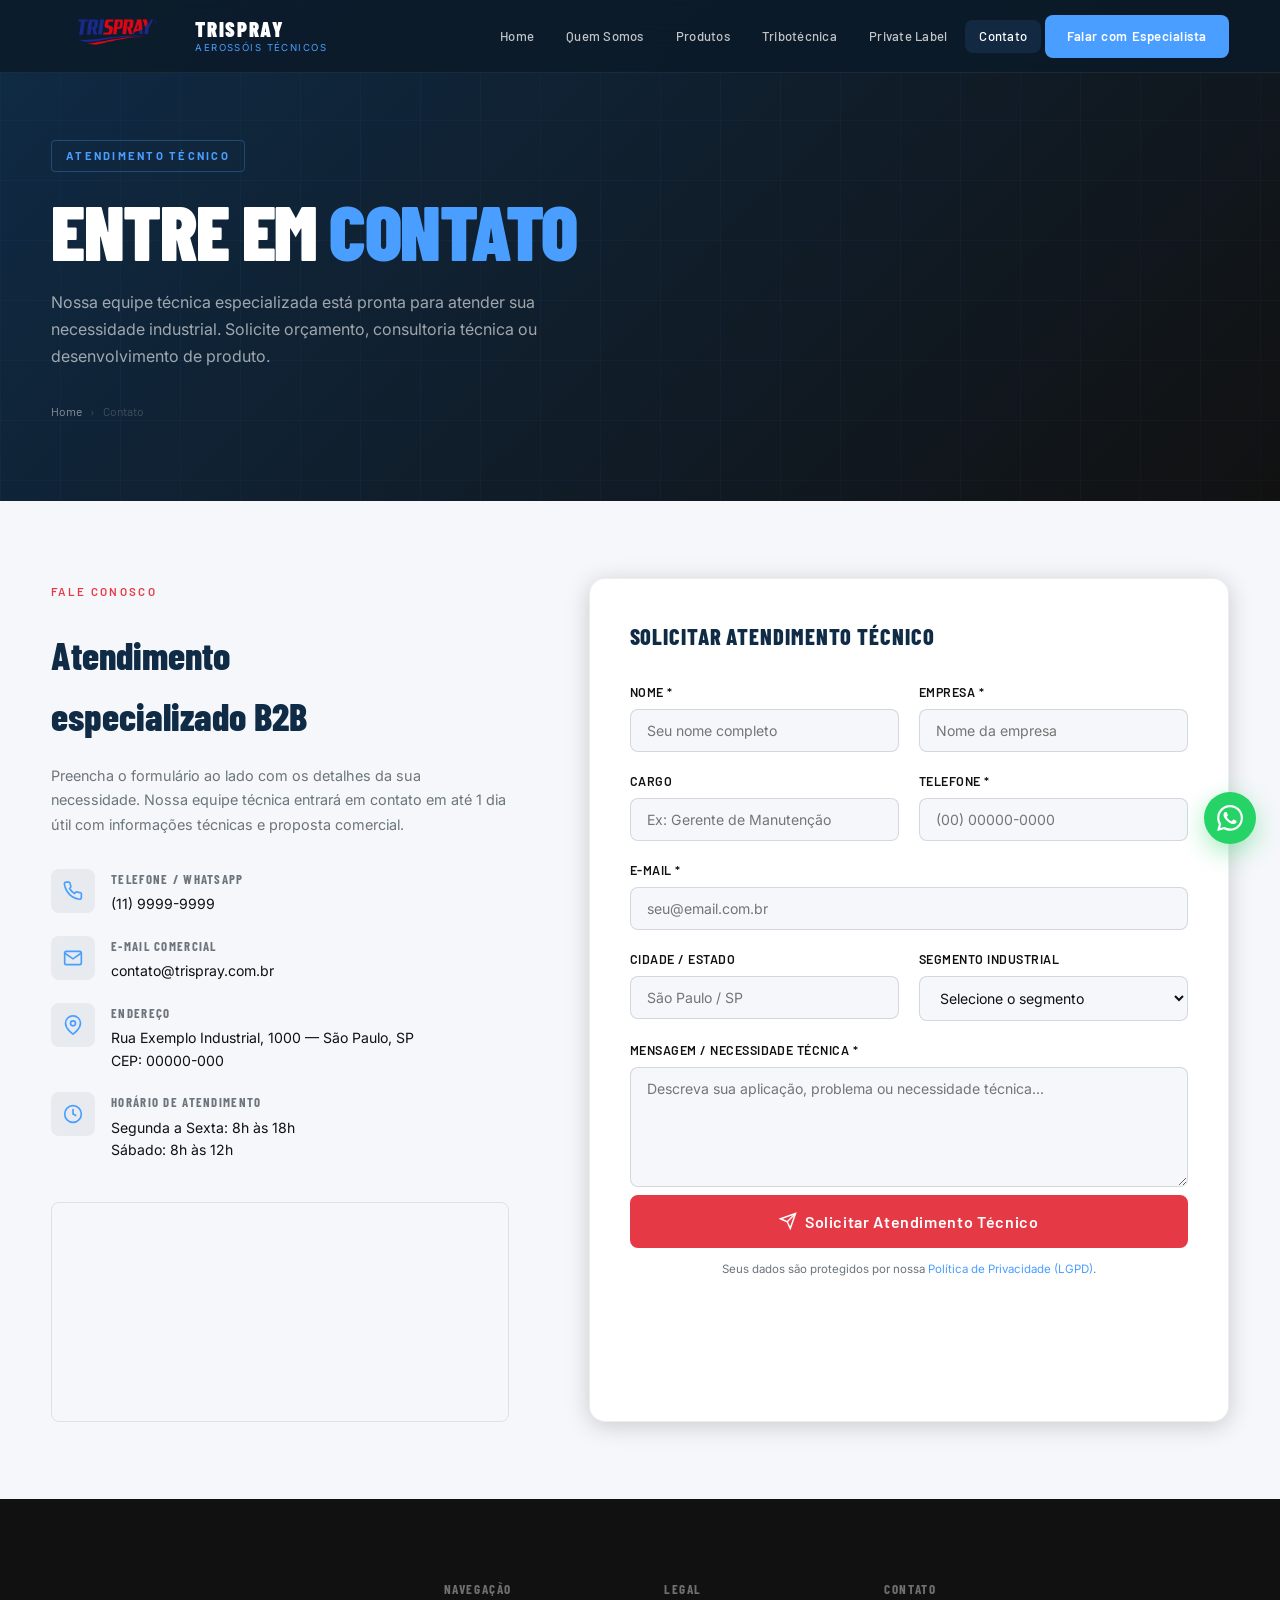
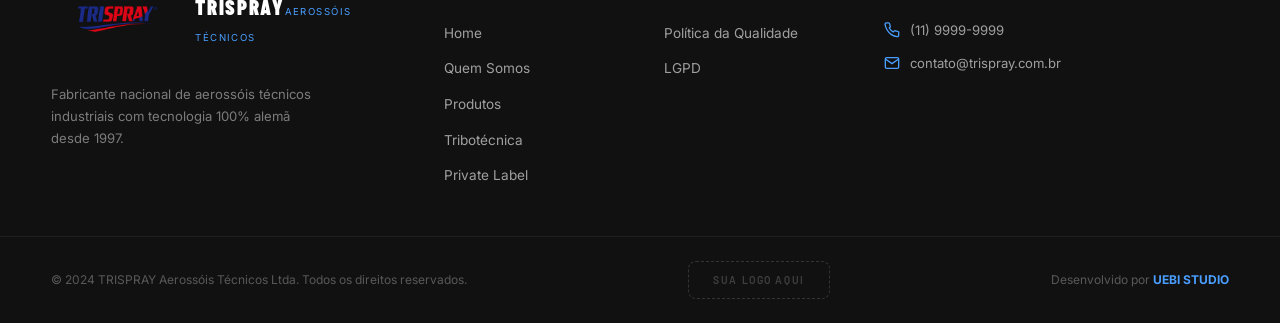
<file: contato.html>
<!DOCTYPE html>
<html lang="pt-BR">

<head>
    <meta charset="UTF-8">
    <meta name="viewport" content="width=device-width, initial-scale=1.0">
    <title>Contato — TRISPRAY Aerossóis Técnicos</title>
    <meta name="description"
        content="Entre em contato com a equipe técnica da TRISPRAY. Solicite atendimento, orçamento ou consultoria para aerossóis industriais.">
    <link rel="preconnect" href="https://fonts.googleapis.com">
    <link rel="preconnect" href="https://fonts.gstatic.com" crossorigin>
    <link
        href="https://fonts.googleapis.com/css2?family=Barlow+Condensed:wght@700;800;900&family=Inter:wght@300;400;500;600;700&family=Barlow:wght@400;500;600&display=swap"
        rel="stylesheet">
    <link rel="stylesheet" href="style.css">
</head>

<body>
    <a href="https://wa.me/5511999999999" class="float-wa" target="_blank" rel="noopener" aria-label="WhatsApp"><svg
            width="26" height="26" viewBox="0 0 24 24" fill="currentColor">
            <path
                d="M17.472 14.382c-.297-.149-1.758-.867-2.03-.967-.273-.099-.471-.148-.67.15-.197.297-.767.966-.94 1.164-.173.199-.347.223-.644.075-.297-.15-1.255-.463-2.39-1.475-.883-.788-1.48-1.761-1.653-2.059-.173-.297-.018-.458.13-.606.134-.133.298-.347.446-.52.149-.174.198-.298.298-.497.099-.198.05-.371-.025-.52-.075-.149-.669-1.612-.916-2.207-.242-.579-.487-.5-.669-.51-.173-.008-.371-.01-.57-.01-.198 0-.52.074-.792.372-.272.297-1.04 1.016-1.04 2.479 0 1.462 1.065 2.875 1.213 3.074.149.198 2.096 3.2 5.077 4.487.709.306 1.262.489 1.694.625.712.227 1.36.195 1.871.118.571-.085 1.758-.719 2.006-1.413.248-.694.248-1.289.173-1.413-.074-.124-.272-.198-.57-.347m-5.421 7.403h-.004a9.87 9.87 0 0 1-5.031-1.378l-.361-.214-3.741.982.998-3.648-.235-.374a9.86 9.86 0 0 1-1.51-5.26c.001-5.45 4.436-9.884 9.888-9.884 2.64 0 5.122 1.03 6.988 2.898a9.825 9.825 0 0 1 2.893 6.994c-.003 5.45-4.437 9.884-9.885 9.884m8.413-18.297A11.815 11.815 0 0 0 12.05 0C5.495 0 .16 5.335.157 11.892c0 2.096.547 4.142 1.588 5.945L.057 24l6.305-1.654a11.882 11.882 0 0 0 5.683 1.448h.005c6.554 0 11.89-5.335 11.893-11.893a11.821 11.821 0 0 0-3.48-8.413Z" />
        </svg></a>

    <header class="header" id="header">
        <div class="container header__inner">
            <a href="index.html" class="header__logo">
                <img src="logo.png" alt="TRISPRAY" style="height: 88px; width: auto; object-fit: contain;">
                <div class="logo-text"><span class="logo-brand">TRISPRAY</span><span class="logo-sub">Aerossóis
                        Técnicos</span></div>
            </a>
            <nav class="header__nav" id="mainNav">
                <a href="index.html" class="nav-link">Home</a>
                <a href="quem-somos.html" class="nav-link">Quem Somos</a>
                <a href="produtos.html" class="nav-link">Produtos</a>
                <a href="tribotecnica.html" class="nav-link">Tribotécnica</a>
                <a href="private-label.html" class="nav-link">Private Label</a>
                <a href="contato.html" class="nav-link active">Contato</a>
                <a href="contato.html" class="btn btn--nav">Falar com Especialista</a>
            </nav>
            <button class="hamburger" id="hamburger" aria-label="Menu"><span></span><span></span><span></span></button>
        </div>
    </header>

    <main>
        <section class="page-hero">
            <div class="container page-hero__content">
                <span class="page-hero__tag">Atendimento Técnico</span>
                <h1 class="page-hero__title">Entre em <em>Contato</em></h1>
                <p class="page-hero__sub">Nossa equipe técnica especializada está pronta para atender sua necessidade
                    industrial. Solicite orçamento, consultoria técnica ou desenvolvimento de produto.</p>
                <nav class="breadcrumb"><a href="index.html">Home</a><span>›</span><span>Contato</span></nav>
            </div>
        </section>

        <div class="container">
            <div class="contato-inner">
                <div>
                    <span class="section-tag">Fale Conosco</span>
                    <h2 class="contato-info h2"
                        style="font-family:var(--font-head);font-size:clamp(1.8rem,3vw,2.6rem);font-weight:800;color:var(--blue-deep);margin:12px 0 16px;">
                        Atendimento<br>especializado B2B</h2>
                    <p style="color:var(--steel);line-height:1.7;margin-bottom:32px;font-size:.9rem;">Preencha o
                        formulário ao lado com os detalhes da sua necessidade. Nossa equipe técnica entrará em contato
                        em até 1 dia útil com informações técnicas e proposta comercial.</p>

                    <div class="contact-details">
                        <div class="contact-detail">
                            <div class="contact-detail__icon">
                                <svg width="20" height="20" viewBox="0 0 24 24" fill="none" stroke="currentColor"
                                    stroke-width="2">
                                    <path
                                        d="M22 16.92v3a2 2 0 0 1-2.18 2 19.79 19.79 0 0 1-8.63-3.07A19.5 19.5 0 0 1 4.69 12a19.79 19.79 0 0 1-3.07-8.67A2 2 0 0 1 3.6 1.28h3a2 2 0 0 1 2 1.72c.127.96.361 1.903.7 2.81a2 2 0 0 1-.45 2.11L7.91 9a16 16 0 0 0 6 6l1.27-1.27a2 2 0 0 1 2.11-.45c.907.339 1.85.573 2.81.7A2 2 0 0 1 22 16.92z" />
                                </svg>
                            </div>
                            <div>
                                <h4>Telefone / WhatsApp</h4>
                                <p>(11) 9999-9999</p>
                            </div>
                        </div>
                        <div class="contact-detail">
                            <div class="contact-detail__icon">
                                <svg width="20" height="20" viewBox="0 0 24 24" fill="none" stroke="currentColor"
                                    stroke-width="2">
                                    <path
                                        d="M4 4h16c1.1 0 2 .9 2 2v12c0 1.1-.9 2-2 2H4c-1.1 0-2-.9-2-2V6c0-1.1.9-2 2-2z" />
                                    <polyline points="22,6 12,13 2,6" />
                                </svg>
                            </div>
                            <div>
                                <h4>E-mail Comercial</h4>
                                <p>contato@trispray.com.br</p>
                            </div>
                        </div>
                        <div class="contact-detail">
                            <div class="contact-detail__icon">
                                <svg width="20" height="20" viewBox="0 0 24 24" fill="none" stroke="currentColor"
                                    stroke-width="2">
                                    <path d="M21 10c0 7-9 13-9 13s-9-6-9-13a9 9 0 0 1 18 0z" />
                                    <circle cx="12" cy="10" r="3" />
                                </svg>
                            </div>
                            <div>
                                <h4>Endereço</h4>
                                <p>Rua Exemplo Industrial, 1000 — São Paulo, SP<br>CEP: 00000-000</p>
                            </div>
                        </div>
                        <div class="contact-detail">
                            <div class="contact-detail__icon">
                                <svg width="20" height="20" viewBox="0 0 24 24" fill="none" stroke="currentColor"
                                    stroke-width="2">
                                    <circle cx="12" cy="12" r="10" />
                                    <polyline points="12 6 12 12 16 14" />
                                </svg>
                            </div>
                            <div>
                                <h4>Horário de Atendimento</h4>
                                <p>Segunda a Sexta: 8h às 18h<br>Sábado: 8h às 12h</p>
                            </div>
                        </div>
                    </div>

                    <div
                        style="border-radius:var(--radius);overflow:hidden;height:220px;border:1px solid rgba(15,43,70,.1);">
                        <iframe
                            src="https://www.google.com/maps/embed?pb=!1m18!1m12!1m3!1d3657.0!2d-46.63!3d-23.55!2m3!1f0!2f0!3f0!3m2!1i1024!2i768!4f13.1!3m3!1m2!1s0x0%3A0x0!2sSão%20Paulo!5e0!3m2!1spt!2sbr!4v1"
                            allowfullscreen="" loading="lazy" title="Localização TRISPRAY"
                            style="width:100%;height:100%;border:none;"></iframe>
                    </div>
                </div>

                <div class="contact-form">
                    <h3
                        style="font-family:var(--font-head);font-size:1.4rem;font-weight:800;color:var(--blue-deep);margin-bottom:28px;text-transform:uppercase;letter-spacing:.04em;">
                        Solicitar Atendimento Técnico</h3>
                    <form id="contactForm">
                        <div class="form-grid">
                            <div class="form-group">
                                <label for="nome">Nome *</label>
                                <input type="text" id="nome" name="nome" placeholder="Seu nome completo" required>
                            </div>
                            <div class="form-group">
                                <label for="empresa">Empresa *</label>
                                <input type="text" id="empresa" name="empresa" placeholder="Nome da empresa" required>
                            </div>
                            <div class="form-group">
                                <label for="cargo">Cargo</label>
                                <input type="text" id="cargo" name="cargo" placeholder="Ex: Gerente de Manutenção">
                            </div>
                            <div class="form-group">
                                <label for="telefone">Telefone *</label>
                                <input type="tel" id="telefone" name="telefone" placeholder="(00) 00000-0000" required>
                            </div>
                            <div class="form-group full">
                                <label for="email">E-mail *</label>
                                <input type="email" id="email" name="email" placeholder="seu@email.com.br" required>
                            </div>
                            <div class="form-group">
                                <label for="cidade">Cidade / Estado</label>
                                <input type="text" id="cidade" name="cidade" placeholder="São Paulo / SP">
                            </div>
                            <div class="form-group">
                                <label for="segmento">Segmento Industrial</label>
                                <select id="segmento" name="segmento">
                                    <option value="">Selecione o segmento</option>
                                    <option>Automotivo</option>
                                    <option>Metal-Mecânico</option>
                                    <option>Alimentício / Bebidas</option>
                                    <option>Farmacêutico</option>
                                    <option>Têxtil</option>
                                    <option>Eletroeletrônico</option>
                                    <option>Sucroalcooleiro</option>
                                    <option>Plásticos / Borracha</option>
                                    <option>Cosmético</option>
                                    <option>Outro</option>
                                </select>
                            </div>
                            <div class="form-group full">
                                <label for="mensagem">Mensagem / Necessidade Técnica *</label>
                                <textarea id="mensagem" name="mensagem"
                                    placeholder="Descreva sua aplicação, problema ou necessidade técnica..."
                                    required></textarea>
                            </div>
                        </div>
                        <div class="form-submit">
                            <button type="submit" class="btn btn--primary btn--lg">
                                <svg width="18" height="18" viewBox="0 0 24 24" fill="none" stroke="currentColor"
                                    stroke-width="2">
                                    <line x1="22" y1="2" x2="11" y2="13"></line>
                                    <polygon points="22 2 15 22 11 13 2 9 22 2"></polygon>
                                </svg>
                                Solicitar Atendimento Técnico
                            </button>
                        </div>
                        <p style="font-size:.72rem;color:var(--steel);margin-top:12px;text-align:center;">Seus dados são
                            protegidos por nossa <a href="lgpd.html" style="color:var(--blue-accent);">Política de
                                Privacidade (LGPD)</a>.</p>
                    </form>
                </div>
            </div>
        </div>
    </main>

    <footer class="footer">
        <div class="footer__top">
            <div class="container footer__top-inner">
                <div class="footer__col footer__col--brand">
                    <div class="footer__logo"><img src="logo.png" alt="TRISPRAY"
                            style="height: 88px; width: auto; object-fit: contain;">
                        <div><span class="logo-brand">TRISPRAY</span><span class="logo-sub">Aerossóis Técnicos</span>
                        </div>
                    </div>
                    <p>Fabricante nacional de aerossóis técnicos industriais com tecnologia 100% alemã desde 1997.</p>
                </div>
                <div class="footer__col">
                    <h4>Navegação</h4>
                    <ul>
                        <li><a href="index.html">Home</a></li>
                        <li><a href="quem-somos.html">Quem Somos</a></li>
                        <li><a href="produtos.html">Produtos</a></li>
                        <li><a href="tribotecnica.html">Tribotécnica</a></li>
                        <li><a href="private-label.html">Private Label</a></li>
                    </ul>
                </div>
                <div class="footer__col">
                    <h4>Legal</h4>
                    <ul>
                        <li><a href="qualidade.html">Política da Qualidade</a></li>
                        <li><a href="lgpd.html">LGPD</a></li>
                    </ul>
                </div>
                <div class="footer__col">
                    <h4>Contato</h4>
                    <div class="footer__contact">
                        <div class="footer__contact-item"><svg width="16" height="16" viewBox="0 0 24 24" fill="none"
                                stroke="currentColor" stroke-width="2">
                                <path
                                    d="M22 16.92v3a2 2 0 0 1-2.18 2 19.79 19.79 0 0 1-8.63-3.07A19.5 19.5 0 0 1 4.69 12a19.79 19.79 0 0 1-3.07-8.67A2 2 0 0 1 3.6 1.28h3a2 2 0 0 1 2 1.72c.127.96.361 1.903.7 2.81a2 2 0 0 1-.45 2.11L7.91 9a16 16 0 0 0 6 6l1.27-1.27a2 2 0 0 1 2.11-.45c.907.339 1.85.573 2.81.7A2 2 0 0 1 22 16.92z" />
                            </svg><span>(11) 9999-9999</span></div>
                        <div class="footer__contact-item"><svg width="16" height="16" viewBox="0 0 24 24" fill="none"
                                stroke="currentColor" stroke-width="2">
                                <path d="M4 4h16c1.1 0 2 .9 2 2v12c0 1.1-.9 2-2 2H4c-1.1 0-2-.9-2-2V6c0-1.1.9-2 2-2z" />
                                <polyline points="22,6 12,13 2,6" />
                            </svg><span>contato@trispray.com.br</span></div>
                    </div>
                </div>
            </div>
        </div>
        <div class="footer__bottom">
            <div class="container footer__bottom-inner">
                <p>© 2024 TRISPRAY Aerossóis Técnicos Ltda. Todos os direitos reservados.</p>
                <div class="footer__logo-client">
                    <div class="logo-placeholder"><span>SUA LOGO AQUI</span></div>
                </div>
                <p class="footer__dev">Desenvolvido por <strong>UEBI STUDIO</strong></p>
            </div>
        </div>
    </footer>
    <script src="main.js"></script>
</body>

</html>
</file>
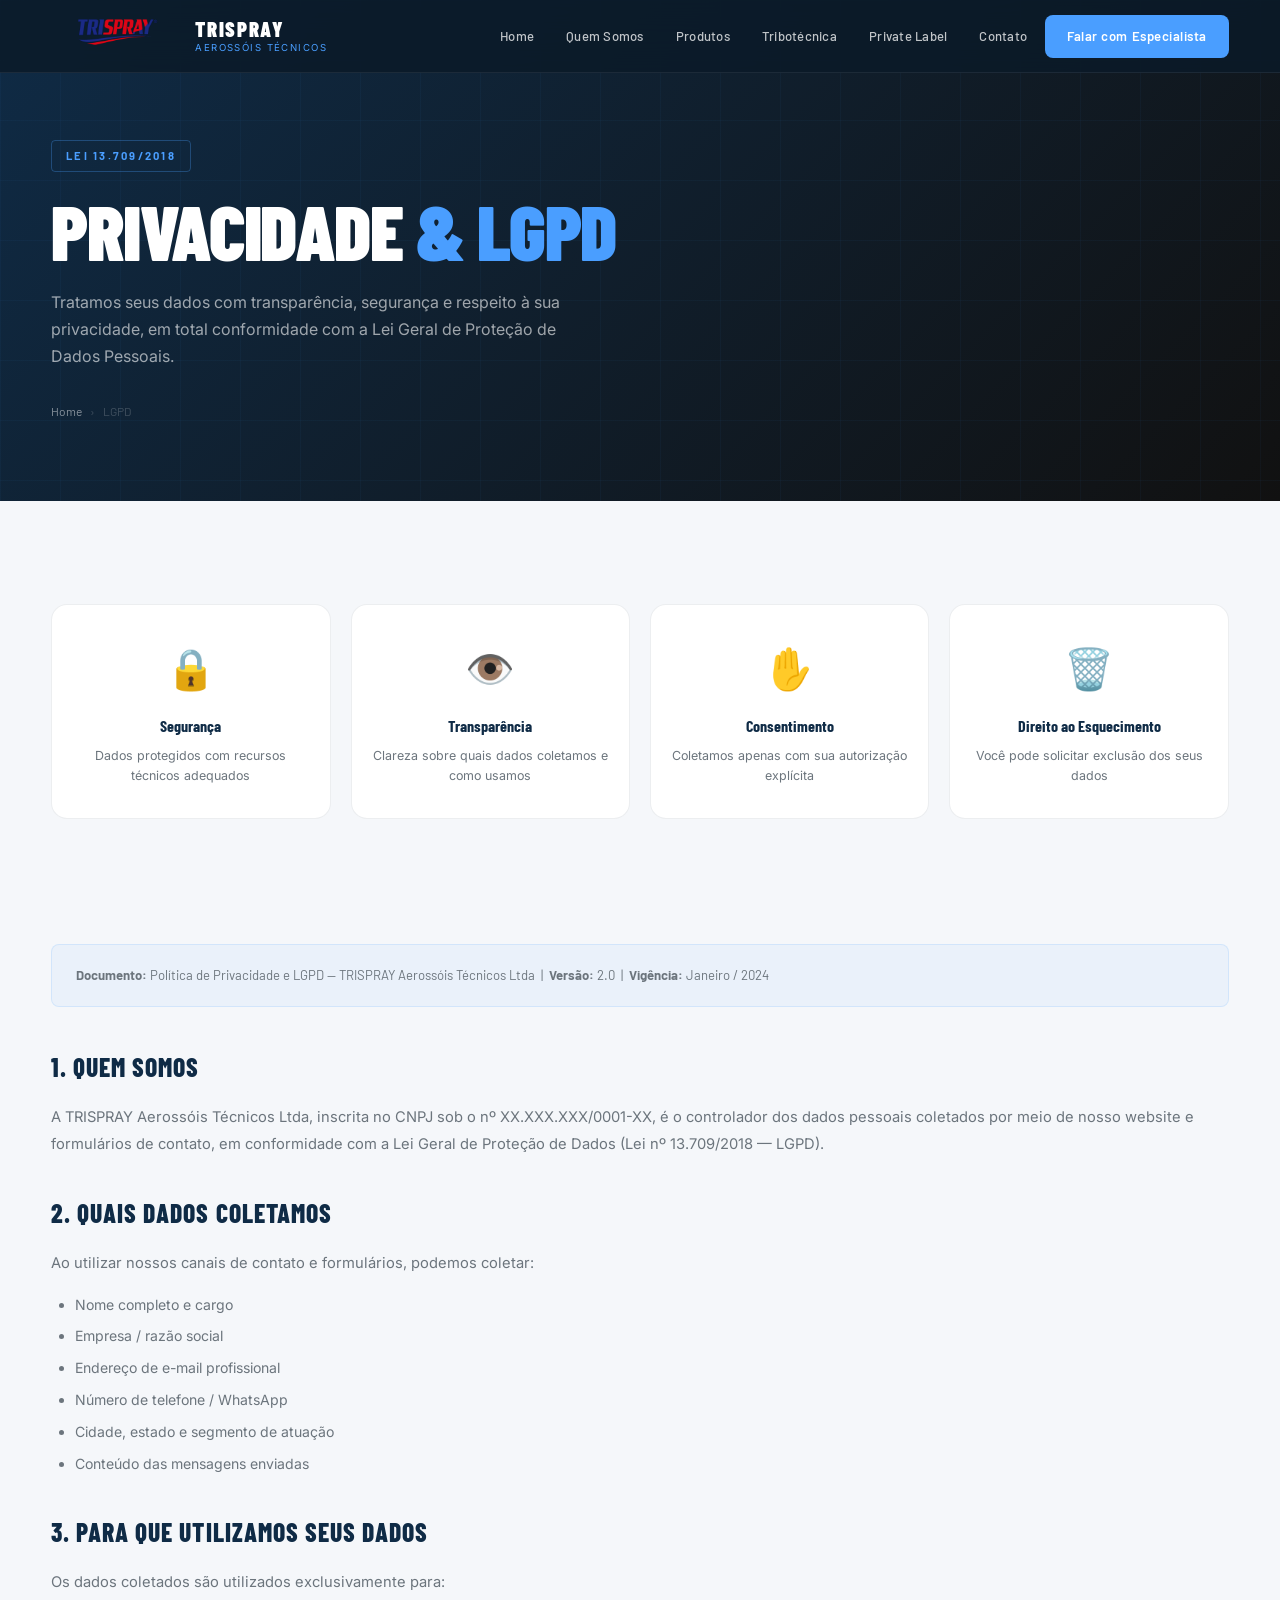
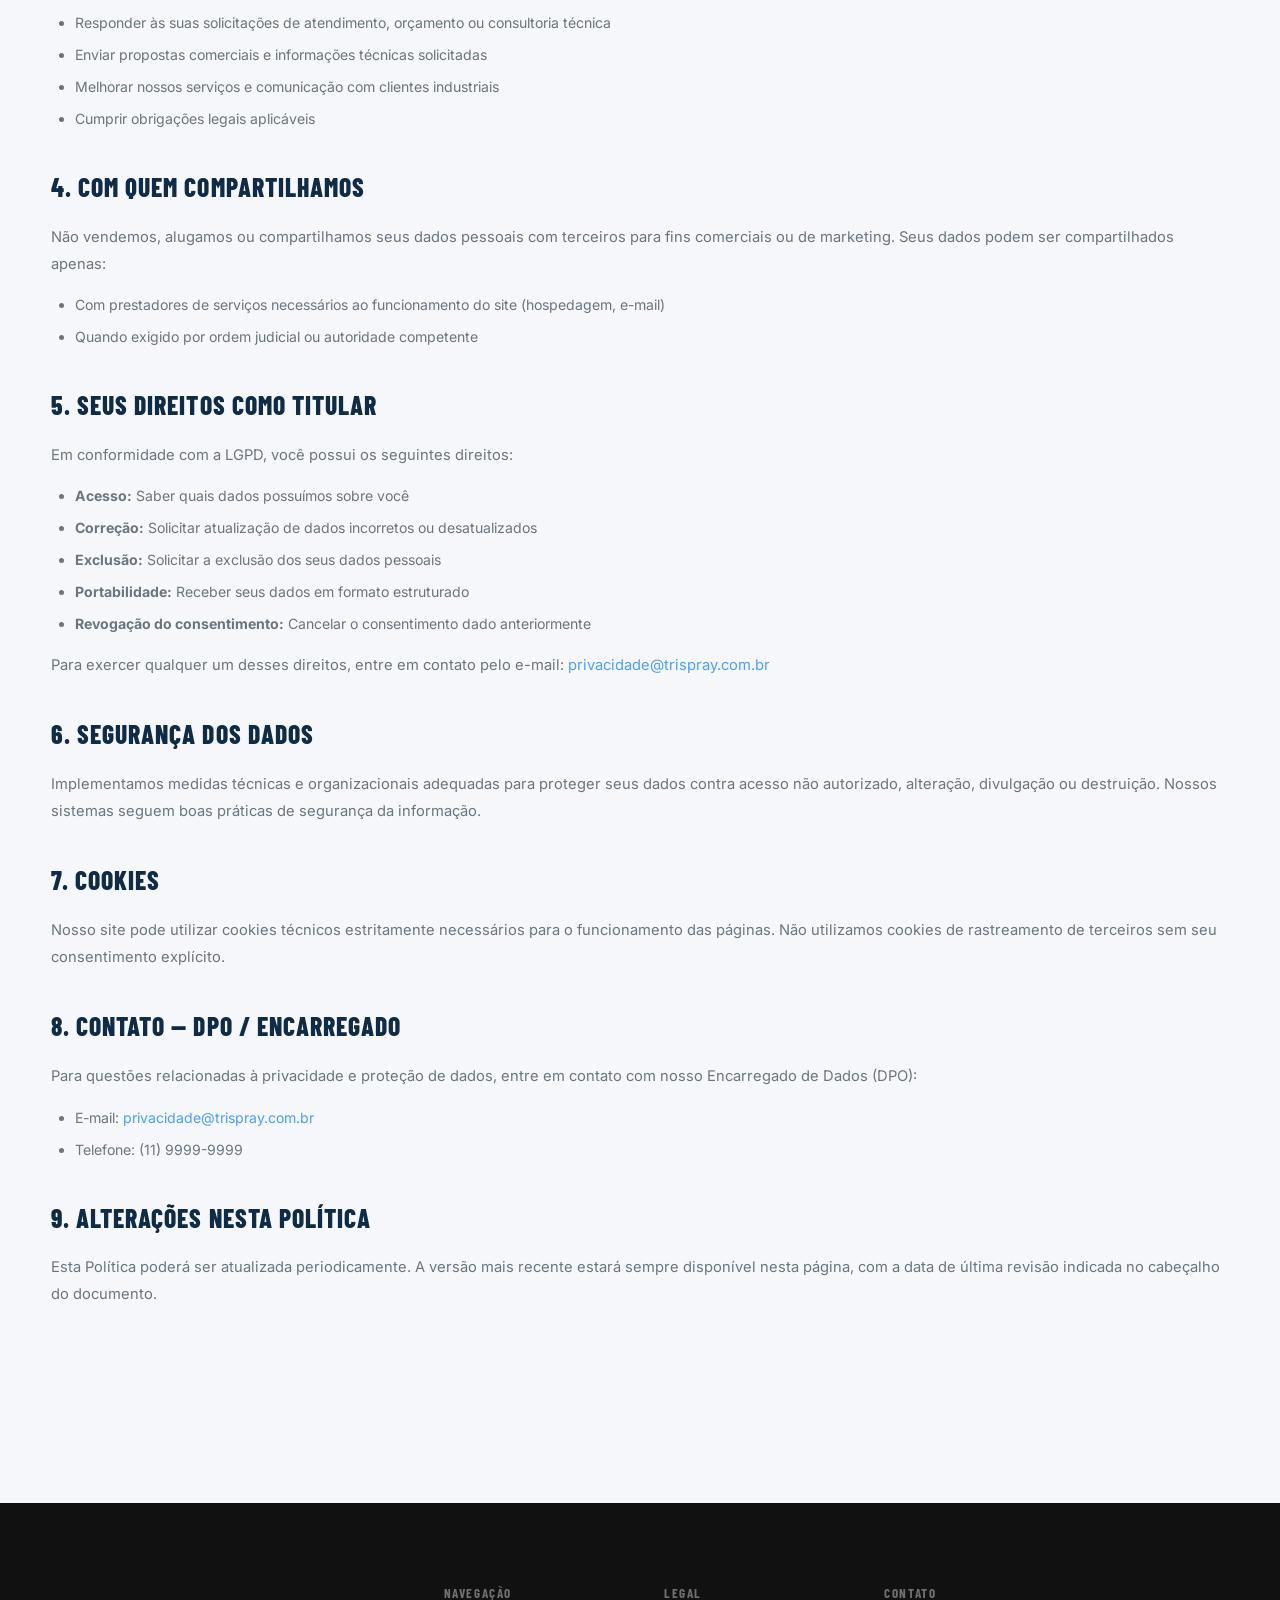
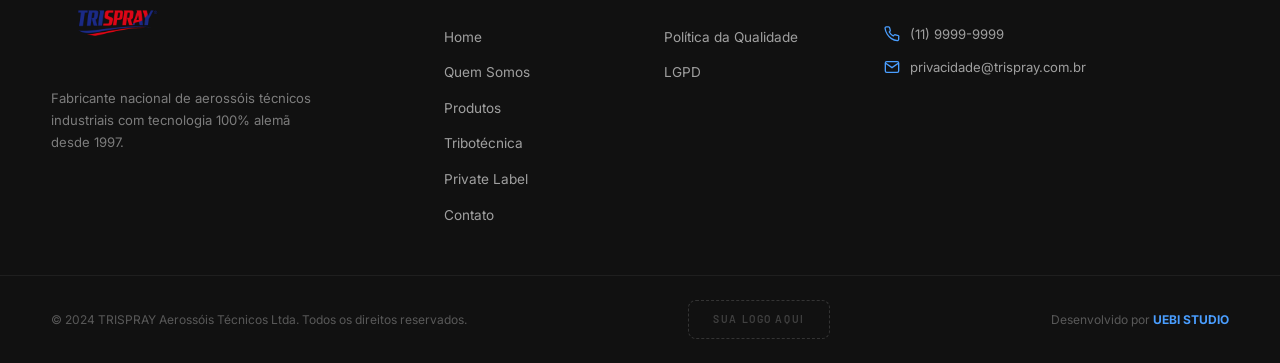
<file: lgpd.html>
<!DOCTYPE html>
<html lang="pt-BR">

<head>
    <meta charset="UTF-8">
    <meta name="viewport" content="width=device-width, initial-scale=1.0">
    <title>LGPD — Política de Privacidade | TRISPRAY</title>
    <meta name="description"
        content="Política de Privacidade e LGPD da TRISPRAY. Saiba como tratamos seus dados pessoais com transparência e segurança.">
    <link rel="preconnect" href="https://fonts.googleapis.com">
    <link rel="preconnect" href="https://fonts.gstatic.com" crossorigin>
    <link
        href="https://fonts.googleapis.com/css2?family=Barlow+Condensed:wght@700;800;900&family=Inter:wght@300;400;500;600;700&family=Barlow:wght@400;500;600&display=swap"
        rel="stylesheet">
    <link rel="stylesheet" href="style.css">
</head>

<body>
    <header class="header" id="header">
        <div class="container header__inner">
            <a href="index.html" class="header__logo">
                <img src="logo.png" alt="TRISPRAY" style="height: 88px; width: auto; object-fit: contain;">
                <div class="logo-text"><span class="logo-brand">TRISPRAY</span><span class="logo-sub">Aerossóis
                        Técnicos</span></div>
            </a>
            <nav class="header__nav" id="mainNav">
                <a href="index.html" class="nav-link">Home</a>
                <a href="quem-somos.html" class="nav-link">Quem Somos</a>
                <a href="produtos.html" class="nav-link">Produtos</a>
                <a href="tribotecnica.html" class="nav-link">Tribotécnica</a>
                <a href="private-label.html" class="nav-link">Private Label</a>
                <a href="contato.html" class="nav-link">Contato</a>
                <a href="contato.html" class="btn btn--nav">Falar com Especialista</a>
            </nav>
            <button class="hamburger" id="hamburger" aria-label="Menu"><span></span><span></span><span></span></button>
        </div>
    </header>

    <main>
        <section class="page-hero">
            <div class="container page-hero__content">
                <span class="page-hero__tag">Lei 13.709/2018</span>
                <h1 class="page-hero__title">Privacidade <em>&amp; LGPD</em></h1>
                <p class="page-hero__sub">Tratamos seus dados com transparência, segurança e respeito à sua privacidade,
                    em total conformidade com a Lei Geral de Proteção de Dados Pessoais.</p>
                <nav class="breadcrumb"><a href="index.html">Home</a><span>›</span><span>LGPD</span></nav>
            </div>
        </section>

        <!-- Icons LGPD -->
        <section class="section">
            <div class="container">
                <div
                    style="display:grid;grid-template-columns:repeat(auto-fit,minmax(200px,1fr));gap:20px;margin-bottom:48px;">
                    <div
                        style="text-align:center;padding:32px 20px;background:var(--white);border:1px solid rgba(15,43,70,.08);border-radius:var(--radius-lg);">
                        <div style="font-size:2.5rem;margin-bottom:12px;">🔒</div>
                        <h3 style="font-family:var(--font-head);font-size:1rem;color:var(--blue-deep);font-weight:700;">
                            Segurança</h3>
                        <p style="font-size:.78rem;color:var(--steel);line-height:1.6;margin-top:8px;">Dados protegidos
                            com recursos técnicos adequados</p>
                    </div>
                    <div
                        style="text-align:center;padding:32px 20px;background:var(--white);border:1px solid rgba(15,43,70,.08);border-radius:var(--radius-lg);">
                        <div style="font-size:2.5rem;margin-bottom:12px;">👁️</div>
                        <h3 style="font-family:var(--font-head);font-size:1rem;color:var(--blue-deep);font-weight:700;">
                            Transparência</h3>
                        <p style="font-size:.78rem;color:var(--steel);line-height:1.6;margin-top:8px;">Clareza sobre
                            quais dados coletamos e como usamos</p>
                    </div>
                    <div
                        style="text-align:center;padding:32px 20px;background:var(--white);border:1px solid rgba(15,43,70,.08);border-radius:var(--radius-lg);">
                        <div style="font-size:2.5rem;margin-bottom:12px;">✋</div>
                        <h3 style="font-family:var(--font-head);font-size:1rem;color:var(--blue-deep);font-weight:700;">
                            Consentimento</h3>
                        <p style="font-size:.78rem;color:var(--steel);line-height:1.6;margin-top:8px;">Coletamos apenas
                            com sua autorização explícita</p>
                    </div>
                    <div
                        style="text-align:center;padding:32px 20px;background:var(--white);border:1px solid rgba(15,43,70,.08);border-radius:var(--radius-lg);">
                        <div style="font-size:2.5rem;margin-bottom:12px;">🗑️</div>
                        <h3 style="font-family:var(--font-head);font-size:1rem;color:var(--blue-deep);font-weight:700;">
                            Direito ao Esquecimento</h3>
                        <p style="font-size:.78rem;color:var(--steel);line-height:1.6;margin-top:8px;">Você pode
                            solicitar exclusão dos seus dados</p>
                    </div>
                </div>

                <div class="policy-content" style="max-width:100%;">
                    <div class="policy-meta">
                        <strong>Documento:</strong> Política de Privacidade e LGPD — TRISPRAY Aerossóis Técnicos Ltda
                        &nbsp;|&nbsp;
                        <strong>Versão:</strong> 2.0 &nbsp;|&nbsp;
                        <strong>Vigência:</strong> Janeiro / 2024
                    </div>

                    <h2>1. Quem Somos</h2>
                    <p>A TRISPRAY Aerossóis Técnicos Ltda, inscrita no CNPJ sob o nº XX.XXX.XXX/0001-XX, é o controlador
                        dos dados pessoais coletados por meio de nosso website e formulários de contato, em conformidade
                        com a Lei Geral de Proteção de Dados (Lei nº 13.709/2018 — LGPD).</p>

                    <h2>2. Quais Dados Coletamos</h2>
                    <p>Ao utilizar nossos canais de contato e formulários, podemos coletar:</p>
                    <ul>
                        <li>Nome completo e cargo</li>
                        <li>Empresa / razão social</li>
                        <li>Endereço de e-mail profissional</li>
                        <li>Número de telefone / WhatsApp</li>
                        <li>Cidade, estado e segmento de atuação</li>
                        <li>Conteúdo das mensagens enviadas</li>
                    </ul>

                    <h2>3. Para que Utilizamos seus Dados</h2>
                    <p>Os dados coletados são utilizados exclusivamente para:</p>
                    <ul>
                        <li>Responder às suas solicitações de atendimento, orçamento ou consultoria técnica</li>
                        <li>Enviar propostas comerciais e informações técnicas solicitadas</li>
                        <li>Melhorar nossos serviços e comunicação com clientes industriais</li>
                        <li>Cumprir obrigações legais aplicáveis</li>
                    </ul>

                    <h2>4. Com Quem Compartilhamos</h2>
                    <p>Não vendemos, alugamos ou compartilhamos seus dados pessoais com terceiros para fins comerciais
                        ou de marketing. Seus dados podem ser compartilhados apenas:</p>
                    <ul>
                        <li>Com prestadores de serviços necessários ao funcionamento do site (hospedagem, e-mail)</li>
                        <li>Quando exigido por ordem judicial ou autoridade competente</li>
                    </ul>

                    <h2>5. Seus Direitos como Titular</h2>
                    <p>Em conformidade com a LGPD, você possui os seguintes direitos:</p>
                    <ul>
                        <li><strong>Acesso:</strong> Saber quais dados possuímos sobre você</li>
                        <li><strong>Correção:</strong> Solicitar atualização de dados incorretos ou desatualizados</li>
                        <li><strong>Exclusão:</strong> Solicitar a exclusão dos seus dados pessoais</li>
                        <li><strong>Portabilidade:</strong> Receber seus dados em formato estruturado</li>
                        <li><strong>Revogação do consentimento:</strong> Cancelar o consentimento dado anteriormente
                        </li>
                    </ul>
                    <p>Para exercer qualquer um desses direitos, entre em contato pelo e-mail: <a
                            href="mailto:privacidade@trispray.com.br"
                            style="color:var(--blue-accent);">privacidade@trispray.com.br</a></p>

                    <h2>6. Segurança dos Dados</h2>
                    <p>Implementamos medidas técnicas e organizacionais adequadas para proteger seus dados contra acesso
                        não autorizado, alteração, divulgação ou destruição. Nossos sistemas seguem boas práticas de
                        segurança da informação.</p>

                    <h2>7. Cookies</h2>
                    <p>Nosso site pode utilizar cookies técnicos estritamente necessários para o funcionamento das
                        páginas. Não utilizamos cookies de rastreamento de terceiros sem seu consentimento explícito.
                    </p>

                    <h2>8. Contato — DPO / Encarregado</h2>
                    <p>Para questões relacionadas à privacidade e proteção de dados, entre em contato com nosso
                        Encarregado de Dados (DPO):</p>
                    <ul>
                        <li>E-mail: <a href="mailto:privacidade@trispray.com.br"
                                style="color:var(--blue-accent);">privacidade@trispray.com.br</a></li>
                        <li>Telefone: (11) 9999-9999</li>
                    </ul>

                    <h2>9. Alterações nesta Política</h2>
                    <p>Esta Política poderá ser atualizada periodicamente. A versão mais recente estará sempre
                        disponível nesta página, com a data de última revisão indicada no cabeçalho do documento.</p>
                </div>
            </div>
        </section>
    </main>

    <footer class="footer">
        <div class="footer__top">
            <div class="container footer__top-inner">
                <div class="footer__col footer__col--brand">
                    <div class="footer__logo"><img src="logo.png" alt="TRISPRAY"
                            style="height: 88px; width: auto; object-fit: contain;"></div>
                    <p>Fabricante nacional de aerossóis técnicos industriais com tecnologia 100% alemã desde 1997.</p>
                </div>
                <div class="footer__col">
                    <h4>Navegação</h4>
                    <ul>
                        <li><a href="index.html">Home</a></li>
                        <li><a href="quem-somos.html">Quem Somos</a></li>
                        <li><a href="produtos.html">Produtos</a></li>
                        <li><a href="tribotecnica.html">Tribotécnica</a></li>
                        <li><a href="private-label.html">Private Label</a></li>
                        <li><a href="contato.html">Contato</a></li>
                    </ul>
                </div>
                <div class="footer__col">
                    <h4>Legal</h4>
                    <ul>
                        <li><a href="qualidade.html">Política da Qualidade</a></li>
                        <li><a href="lgpd.html">LGPD</a></li>
                    </ul>
                </div>
                <div class="footer__col">
                    <h4>Contato</h4>
                    <div class="footer__contact">
                        <div class="footer__contact-item"><svg width="16" height="16" viewBox="0 0 24 24" fill="none"
                                stroke="currentColor" stroke-width="2">
                                <path
                                    d="M22 16.92v3a2 2 0 0 1-2.18 2 19.79 19.79 0 0 1-8.63-3.07A19.5 19.5 0 0 1 4.69 12a19.79 19.79 0 0 1-3.07-8.67A2 2 0 0 1 3.6 1.28h3a2 2 0 0 1 2 1.72c.127.96.361 1.903.7 2.81a2 2 0 0 1-.45 2.11L7.91 9a16 16 0 0 0 6 6l1.27-1.27a2 2 0 0 1 2.11-.45c.907.339 1.85.573 2.81.7A2 2 0 0 1 22 16.92z" />
                            </svg><span>(11) 9999-9999</span></div>
                        <div class="footer__contact-item"><svg width="16" height="16" viewBox="0 0 24 24" fill="none"
                                stroke="currentColor" stroke-width="2">
                                <path d="M4 4h16c1.1 0 2 .9 2 2v12c0 1.1-.9 2-2 2H4c-1.1 0-2-.9-2-2V6c0-1.1.9-2 2-2z" />
                                <polyline points="22,6 12,13 2,6" />
                            </svg><span>privacidade@trispray.com.br</span></div>
                    </div>
                </div>
            </div>
        </div>
        <div class="footer__bottom">
            <div class="container footer__bottom-inner">
                <p>© 2024 TRISPRAY Aerossóis Técnicos Ltda. Todos os direitos reservados.</p>
                <div class="footer__logo-client">
                    <div class="logo-placeholder"><span>SUA LOGO AQUI</span></div>
                </div>
                <p class="footer__dev">Desenvolvido por <strong>UEBI STUDIO</strong></p>
            </div>
        </div>
    </footer>
    <script src="main.js"></script>
</body>

</html>
</file>
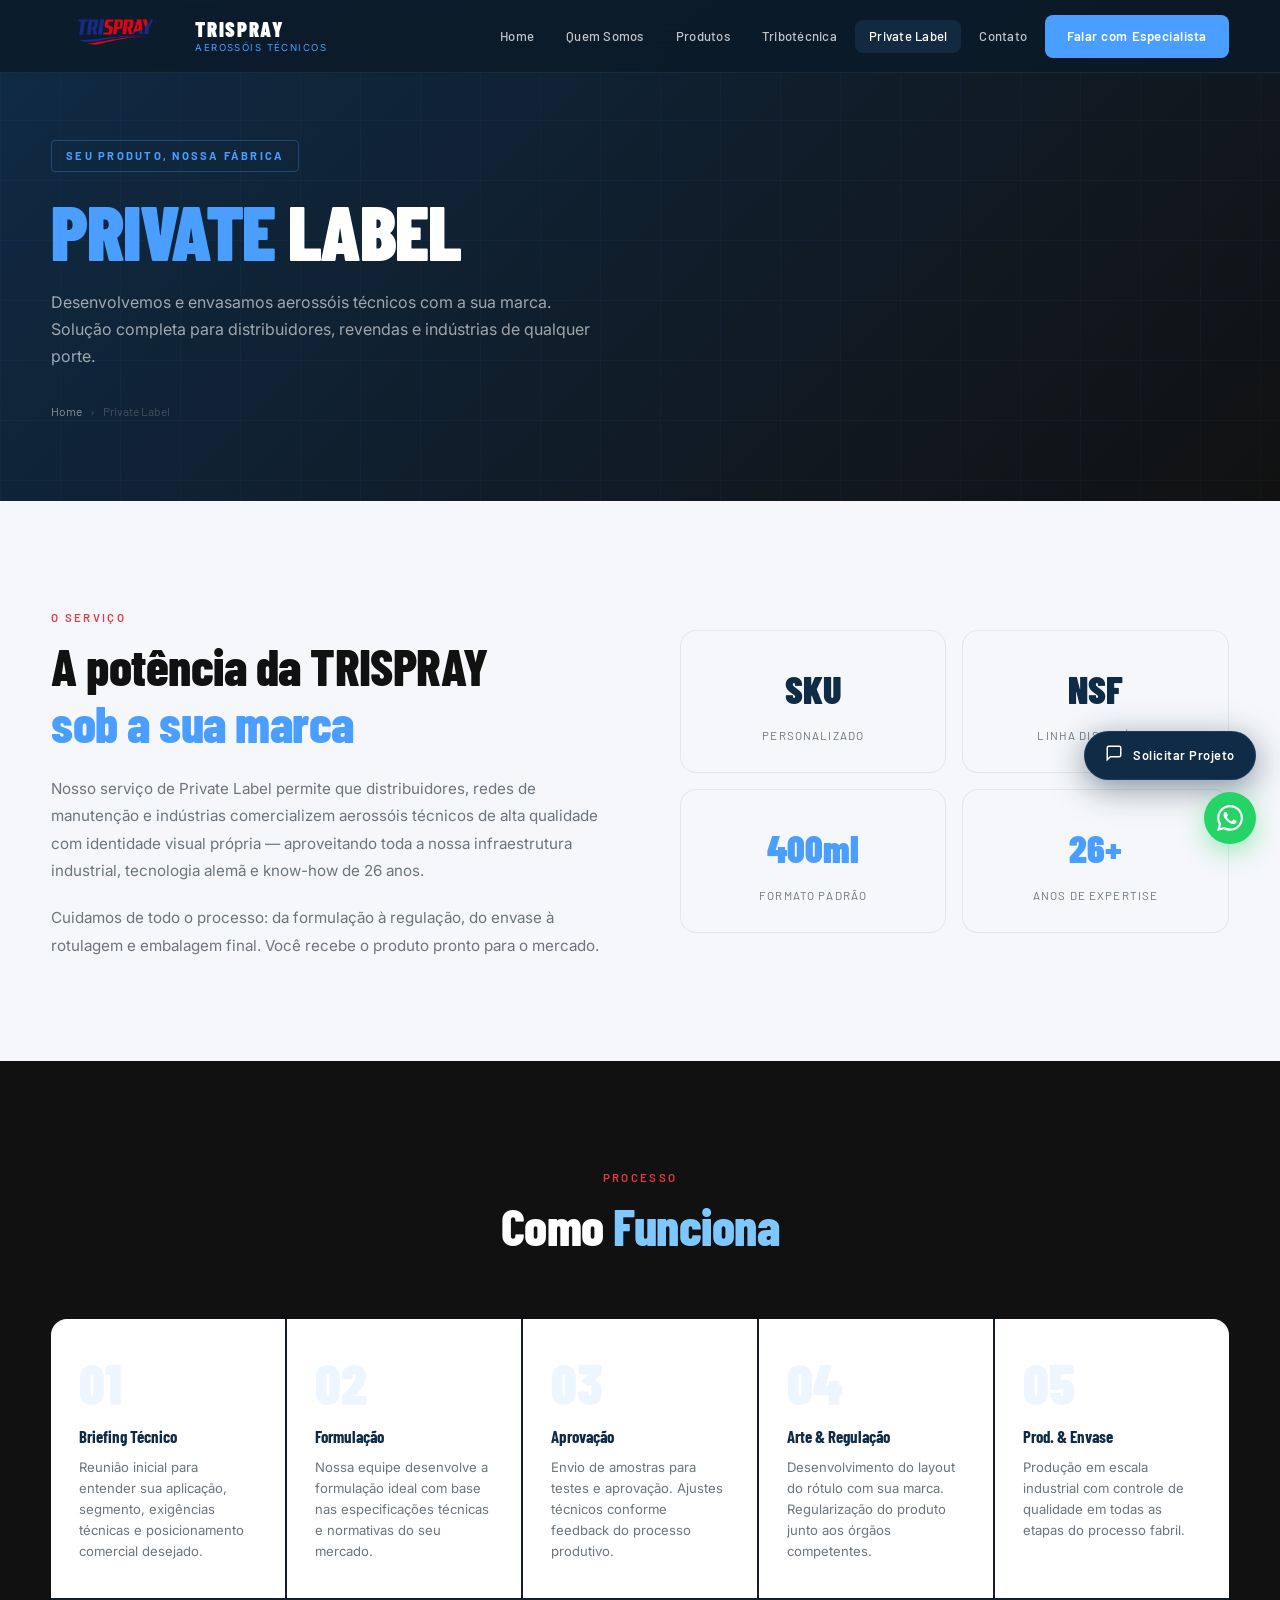
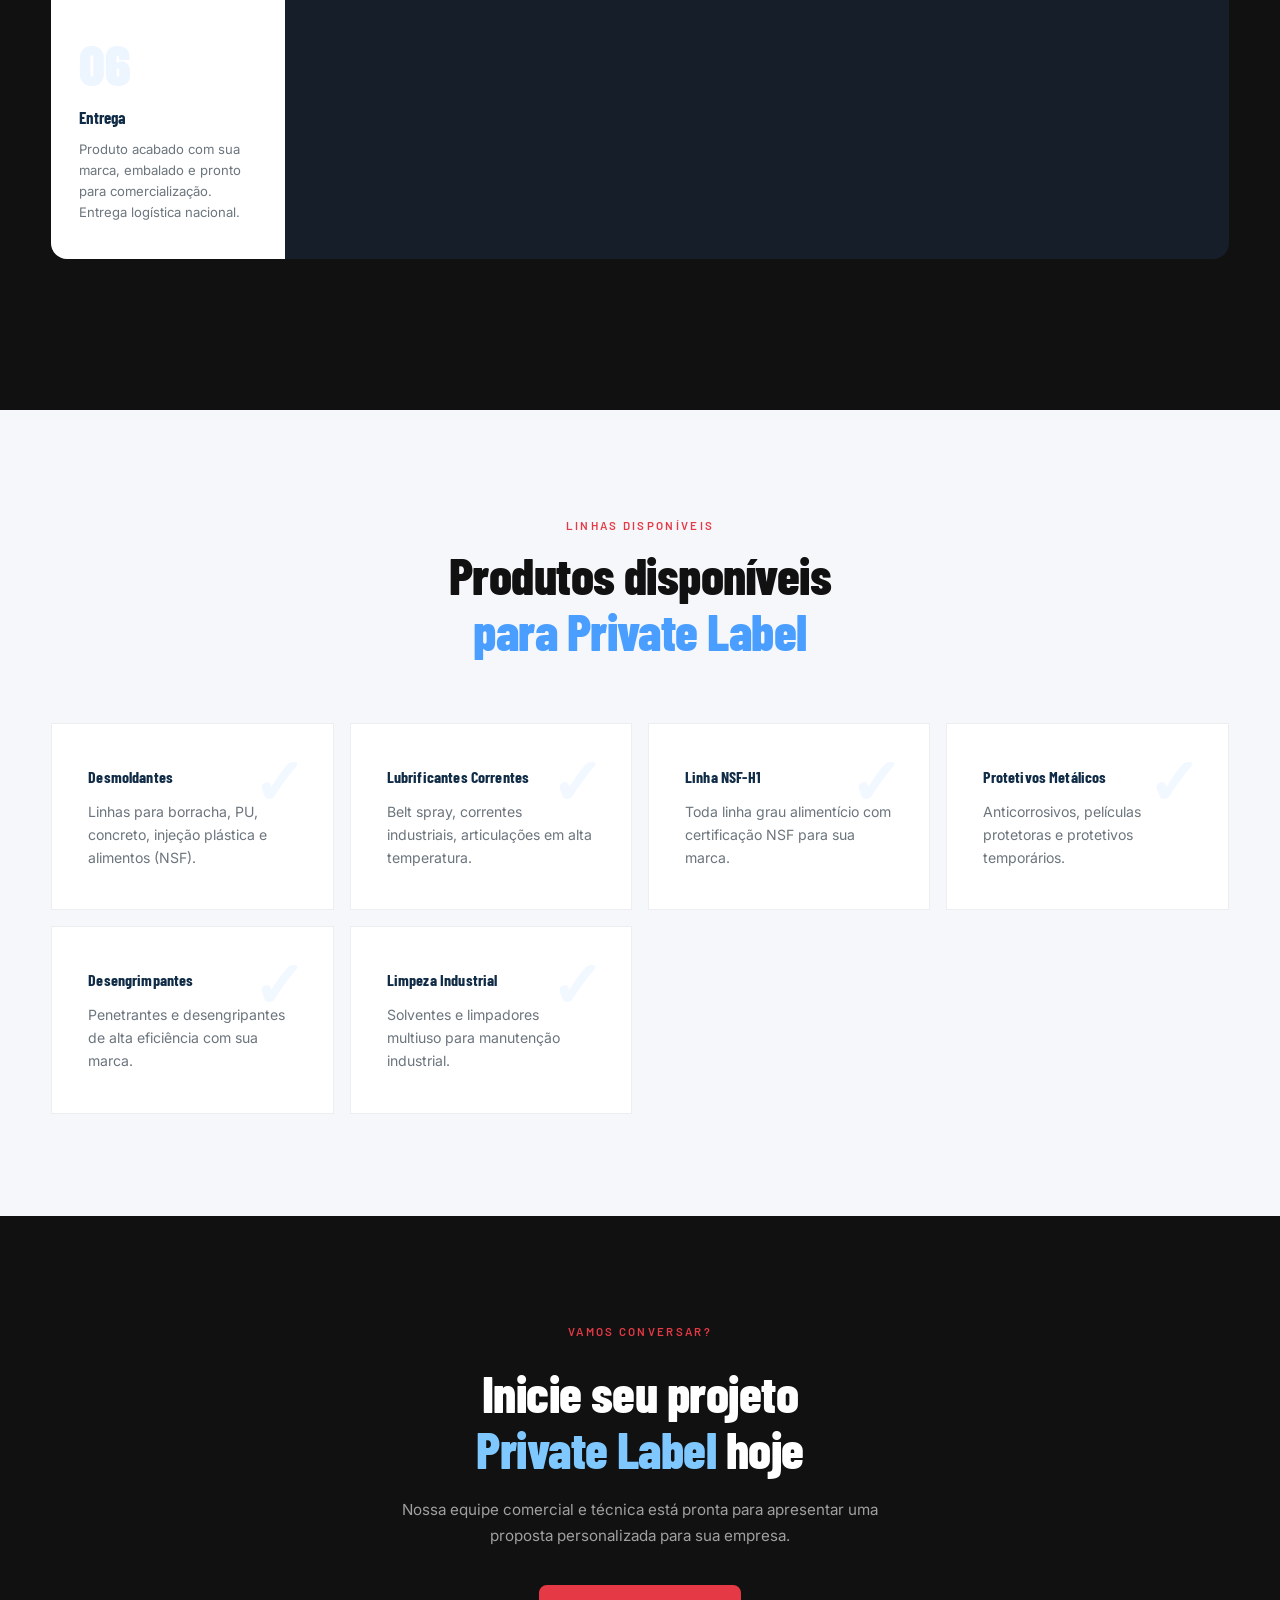
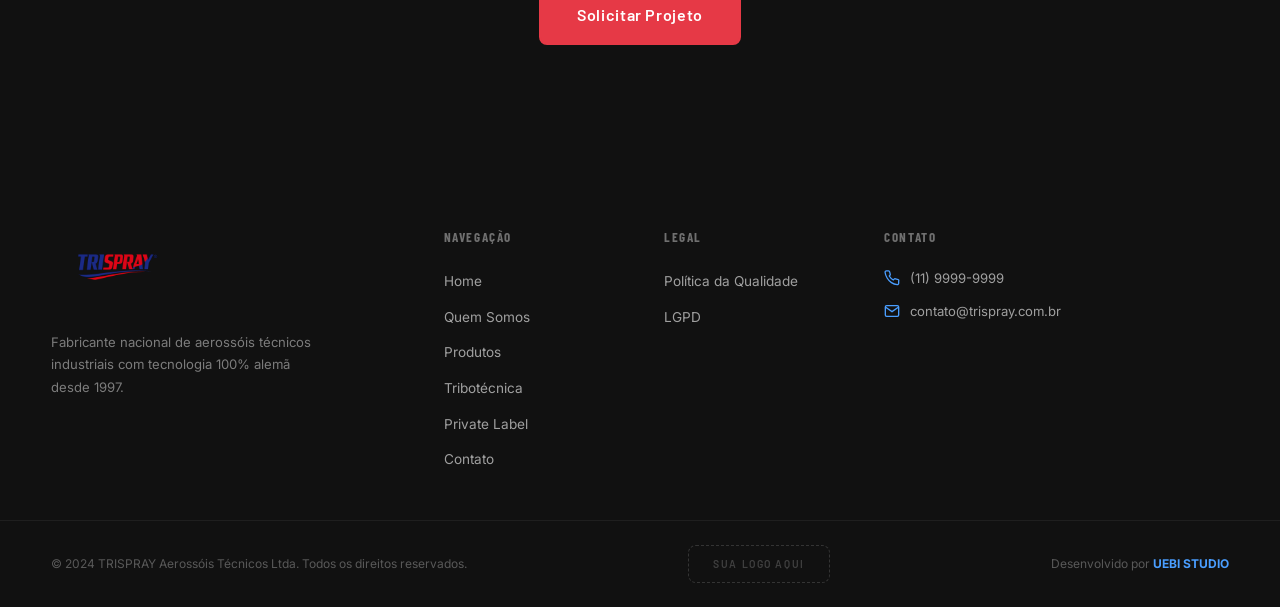
<file: private-label.html>
<!DOCTYPE html>
<html lang="pt-BR">

<head>
    <meta charset="UTF-8">
    <meta name="viewport" content="width=device-width, initial-scale=1.0">
    <title>Private Label — TRISPRAY Aerossóis Técnicos</title>
    <meta name="description"
        content="Serviço completo de Private Label em aerossóis técnicos: formulação exclusiva, envase e rotulagem com sua marca. Para distribuidores e indústrias.">
    <link rel="preconnect" href="https://fonts.googleapis.com">
    <link rel="preconnect" href="https://fonts.gstatic.com" crossorigin>
    <link
        href="https://fonts.googleapis.com/css2?family=Barlow+Condensed:wght@700;800;900&family=Inter:wght@300;400;500;600;700&family=Barlow:wght@400;500;600&display=swap"
        rel="stylesheet">
    <link rel="stylesheet" href="style.css">
</head>

<body>
    <a href="contato.html" class="float-cta"><span class="float-cta__icon"><svg width="18" height="18"
                viewBox="0 0 24 24" fill="none" stroke="currentColor" stroke-width="2">
                <path d="M21 15a2 2 0 0 1-2 2H7l-4 4V5a2 2 0 0 1 2-2h14a2 2 0 0 1 2 2z"></path>
            </svg></span><span class="float-cta__text">Solicitar Projeto</span></a>
    <a href="https://wa.me/5511999999999" class="float-wa" target="_blank" rel="noopener" aria-label="WhatsApp"><svg
            width="26" height="26" viewBox="0 0 24 24" fill="currentColor">
            <path
                d="M17.472 14.382c-.297-.149-1.758-.867-2.03-.967-.273-.099-.471-.148-.67.15-.197.297-.767.966-.94 1.164-.173.199-.347.223-.644.075-.297-.15-1.255-.463-2.39-1.475-.883-.788-1.48-1.761-1.653-2.059-.173-.297-.018-.458.13-.606.134-.133.298-.347.446-.52.149-.174.198-.298.298-.497.099-.198.05-.371-.025-.52-.075-.149-.669-1.612-.916-2.207-.242-.579-.487-.5-.669-.51-.173-.008-.371-.01-.57-.01-.198 0-.52.074-.792.372-.272.297-1.04 1.016-1.04 2.479 0 1.462 1.065 2.875 1.213 3.074.149.198 2.096 3.2 5.077 4.487.709.306 1.262.489 1.694.625.712.227 1.36.195 1.871.118.571-.085 1.758-.719 2.006-1.413.248-.694.248-1.289.173-1.413-.074-.124-.272-.198-.57-.347m-5.421 7.403h-.004a9.87 9.87 0 0 1-5.031-1.378l-.361-.214-3.741.982.998-3.648-.235-.374a9.86 9.86 0 0 1-1.51-5.26c.001-5.45 4.436-9.884 9.888-9.884 2.64 0 5.122 1.03 6.988 2.898a9.825 9.825 0 0 1 2.893 6.994c-.003 5.45-4.437 9.884-9.885 9.884m8.413-18.297A11.815 11.815 0 0 0 12.05 0C5.495 0 .16 5.335.157 11.892c0 2.096.547 4.142 1.588 5.945L.057 24l6.305-1.654a11.882 11.882 0 0 0 5.683 1.448h.005c6.554 0 11.89-5.335 11.893-11.893a11.821 11.821 0 0 0-3.48-8.413Z" />
        </svg></a>

    <header class="header" id="header">
        <div class="container header__inner">
            <a href="index.html" class="header__logo">
                <img src="logo.png" alt="TRISPRAY" style="height: 88px; width: auto; object-fit: contain;">
                <div class="logo-text"><span class="logo-brand">TRISPRAY</span><span class="logo-sub">Aerossóis
                        Técnicos</span></div>
            </a>
            <nav class="header__nav" id="mainNav">
                <a href="index.html" class="nav-link">Home</a>
                <a href="quem-somos.html" class="nav-link">Quem Somos</a>
                <a href="produtos.html" class="nav-link">Produtos</a>
                <a href="tribotecnica.html" class="nav-link">Tribotécnica</a>
                <a href="private-label.html" class="nav-link active">Private Label</a>
                <a href="contato.html" class="nav-link">Contato</a>
                <a href="contato.html" class="btn btn--nav">Falar com Especialista</a>
            </nav>
            <button class="hamburger" id="hamburger" aria-label="Menu"><span></span><span></span><span></span></button>
        </div>
    </header>

    <main>
        <section class="page-hero">
            <div class="container page-hero__content">
                <span class="page-hero__tag">Seu Produto, Nossa Fábrica</span>
                <h1 class="page-hero__title"><em>Private</em> Label</h1>
                <p class="page-hero__sub">Desenvolvemos e envasamos aerossóis técnicos com a sua marca. Solução completa
                    para distribuidores, revendas e indústrias de qualquer porte.</p>
                <nav class="breadcrumb"><a href="index.html">Home</a><span>›</span><span>Private Label</span></nav>
            </div>
        </section>

        <!-- Intro -->
        <section class="section">
            <div class="container">
                <div style="display:grid;grid-template-columns:1fr 1fr;gap:80px;align-items:center;">
                    <div class="reveal">
                        <span class="section-tag">O Serviço</span>
                        <h2 class="section-title" style="margin-bottom:24px;">A potência da TRISPRAY<br><em>sob a sua
                                marca</em></h2>
                        <p style="color:var(--steel);line-height:1.8;margin-bottom:20px;font-size:.95rem;">Nosso serviço
                            de Private Label permite que distribuidores, redes de manutenção e indústrias comercializem
                            aerossóis técnicos de alta qualidade com identidade visual própria — aproveitando toda a
                            nossa infraestrutura industrial, tecnologia alemã e know-how de 26 anos.</p>
                        <p style="color:var(--steel);line-height:1.8;font-size:.95rem;">Cuidamos de todo o processo: da
                            formulação à regulação, do envase à rotulagem e embalagem final. Você recebe o produto
                            pronto para o mercado.</p>
                    </div>
                    <div class="reveal">
                        <div style="display:grid;grid-template-columns:1fr 1fr;gap:16px;">
                            <div
                                style="background:var(--white-tech);border:1px solid rgba(15,43,70,.08);border-radius:var(--radius-lg);padding:28px;text-align:center;">
                                <div
                                    style="font-family:var(--font-head);font-size:2.4rem;font-weight:900;color:var(--blue-deep);">
                                    SKU</div>
                                <div
                                    style="font-size:.72rem;color:var(--steel);letter-spacing:.1em;text-transform:uppercase;margin-top:6px;font-family:var(--font-alt);">
                                    Personalizado</div>
                            </div>
                            <div
                                style="background:var(--white-tech);border:1px solid rgba(15,43,70,.08);border-radius:var(--radius-lg);padding:28px;text-align:center;">
                                <div
                                    style="font-family:var(--font-head);font-size:2.4rem;font-weight:900;color:var(--blue-deep);">
                                    NSF</div>
                                <div
                                    style="font-size:.72rem;color:var(--steel);letter-spacing:.1em;text-transform:uppercase;margin-top:6px;font-family:var(--font-alt);">
                                    Linha disponível</div>
                            </div>
                            <div
                                style="background:var(--white-tech);border:1px solid rgba(15,43,70,.08);border-radius:var(--radius-lg);padding:28px;text-align:center;">
                                <div
                                    style="font-family:var(--font-head);font-size:2.4rem;font-weight:900;color:var(--blue-accent);">
                                    400ml</div>
                                <div
                                    style="font-size:.72rem;color:var(--steel);letter-spacing:.1em;text-transform:uppercase;margin-top:6px;font-family:var(--font-alt);">
                                    Formato padrão</div>
                            </div>
                            <div
                                style="background:var(--white-tech);border:1px solid rgba(15,43,70,.08);border-radius:var(--radius-lg);padding:28px;text-align:center;">
                                <div
                                    style="font-family:var(--font-head);font-size:2.4rem;font-weight:900;color:var(--blue-accent);">
                                    26+</div>
                                <div
                                    style="font-size:.72rem;color:var(--steel);letter-spacing:.1em;text-transform:uppercase;margin-top:6px;font-family:var(--font-alt);">
                                    Anos de expertise</div>
                            </div>
                        </div>
                    </div>
                </div>
            </div>
        </section>

        <!-- STEPS -->
        <section class="section section--dark">
            <div class="container">
                <div class="section-header section-header--center">
                    <span class="section-tag">Processo</span>
                    <h2 class="section-title">Como <em>Funciona</em></h2>
                </div>
                <div class="pl-steps">
                    <div class="pl-step reveal">
                        <div class="pl-step__num" style="color:rgba(74,158,255,.1);">01</div>
                        <h3 style="color:var(--blue-deep);">Briefing Técnico</h3>
                        <p style="color:var(--steel);">Reunião inicial para entender sua aplicação, segmento, exigências
                            técnicas e posicionamento comercial desejado.</p>
                    </div>
                    <div class="pl-step reveal">
                        <div class="pl-step__num" style="color:rgba(74,158,255,.1);">02</div>
                        <h3 style="color:var(--blue-deep);">Formulação</h3>
                        <p style="color:var(--steel);">Nossa equipe desenvolve a formulação ideal com base nas
                            especificações técnicas e normativas do seu mercado.</p>
                    </div>
                    <div class="pl-step reveal">
                        <div class="pl-step__num" style="color:rgba(74,158,255,.1);">03</div>
                        <h3 style="color:var(--blue-deep);">Aprovação</h3>
                        <p style="color:var(--steel);">Envio de amostras para testes e aprovação. Ajustes técnicos
                            conforme feedback do processo produtivo.</p>
                    </div>
                    <div class="pl-step reveal">
                        <div class="pl-step__num" style="color:rgba(74,158,255,.1);">04</div>
                        <h3 style="color:var(--blue-deep);">Arte &amp; Regulação</h3>
                        <p style="color:var(--steel);">Desenvolvimento do layout do rótulo com sua marca. Regularização
                            do produto junto aos órgãos competentes.</p>
                    </div>
                    <div class="pl-step reveal">
                        <div class="pl-step__num" style="color:rgba(74,158,255,.1);">05</div>
                        <h3 style="color:var(--blue-deep);">Prod. &amp; Envase</h3>
                        <p style="color:var(--steel);">Produção em escala industrial com controle de qualidade em todas
                            as etapas do processo fabril.</p>
                    </div>
                    <div class="pl-step reveal">
                        <div class="pl-step__num" style="color:rgba(74,158,255,.1);">06</div>
                        <h3 style="color:var(--blue-deep);">Entrega</h3>
                        <p style="color:var(--steel);">Produto acabado com sua marca, embalado e pronto para
                            comercialização. Entrega logística nacional.</p>
                    </div>
                </div>
            </div>
        </section>

        <!-- O que pode ter PL -->
        <section class="section">
            <div class="container">
                <div class="section-header section-header--center">
                    <span class="section-tag">Linhas Disponíveis</span>
                    <h2 class="section-title">Produtos disponíveis<br><em>para Private Label</em></h2>
                </div>
                <div style="display:grid;grid-template-columns:repeat(auto-fill,minmax(240px,1fr));gap:16px;">
                    <div class="reveal dif-card" style="border:1px solid rgba(15,43,70,.08);">
                        <div class="dif-card__num">✓</div>
                        <h3 style="font-size:1rem;">Desmoldantes</h3>
                        <p>Linhas para borracha, PU, concreto, injeção plástica e alimentos (NSF).</p>
                    </div>
                    <div class="reveal dif-card" style="border:1px solid rgba(15,43,70,.08);">
                        <div class="dif-card__num">✓</div>
                        <h3 style="font-size:1rem;">Lubrificantes Correntes</h3>
                        <p>Belt spray, correntes industriais, articulações em alta temperatura.</p>
                    </div>
                    <div class="reveal dif-card" style="border:1px solid rgba(15,43,70,.08);">
                        <div class="dif-card__num">✓</div>
                        <h3 style="font-size:1rem;">Linha NSF-H1</h3>
                        <p>Toda linha grau alimentício com certificação NSF para sua marca.</p>
                    </div>
                    <div class="reveal dif-card" style="border:1px solid rgba(15,43,70,.08);">
                        <div class="dif-card__num">✓</div>
                        <h3 style="font-size:1rem;">Protetivos Metálicos</h3>
                        <p>Anticorrosivos, películas protetoras e protetivos temporários.</p>
                    </div>
                    <div class="reveal dif-card" style="border:1px solid rgba(15,43,70,.08);">
                        <div class="dif-card__num">✓</div>
                        <h3 style="font-size:1rem;">Desengrimpantes</h3>
                        <p>Penetrantes e desengripantes de alta eficiência com sua marca.</p>
                    </div>
                    <div class="reveal dif-card" style="border:1px solid rgba(15,43,70,.08);">
                        <div class="dif-card__num">✓</div>
                        <h3 style="font-size:1rem;">Limpeza Industrial</h3>
                        <p>Solventes e limpadores multiuso para manutenção industrial.</p>
                    </div>
                </div>
            </div>
        </section>

        <!-- CTA -->
        <section class="section section--dark">
            <div class="container" style="text-align:center;">
                <span class="section-tag">Vamos conversar?</span>
                <h2 class="section-title" style="margin:12px 0 20px;">Inicie seu projeto<br><em>Private Label</em> hoje
                </h2>
                <p
                    style="color:rgba(255,255,255,.6);max-width:480px;margin:0 auto 36px;font-size:.95rem;line-height:1.7;">
                    Nossa equipe comercial e técnica está pronta para apresentar uma proposta personalizada para sua
                    empresa.</p>
                <a href="contato.html" class="btn btn--primary btn--lg">Solicitar Projeto</a>
            </div>
        </section>
    </main>

    <footer class="footer">
        <div class="footer__top">
            <div class="container footer__top-inner">
                <div class="footer__col footer__col--brand">
                    <div class="footer__logo"><img src="logo.png" alt="TRISPRAY"
                            style="height: 88px; width: auto; object-fit: contain;"></div>
                    <p>Fabricante nacional de aerossóis técnicos industriais com tecnologia 100% alemã desde 1997.</p>
                </div>
                <div class="footer__col">
                    <h4>Navegação</h4>
                    <ul>
                        <li><a href="index.html">Home</a></li>
                        <li><a href="quem-somos.html">Quem Somos</a></li>
                        <li><a href="produtos.html">Produtos</a></li>
                        <li><a href="tribotecnica.html">Tribotécnica</a></li>
                        <li><a href="private-label.html">Private Label</a></li>
                        <li><a href="contato.html">Contato</a></li>
                    </ul>
                </div>
                <div class="footer__col">
                    <h4>Legal</h4>
                    <ul>
                        <li><a href="qualidade.html">Política da Qualidade</a></li>
                        <li><a href="lgpd.html">LGPD</a></li>
                    </ul>
                </div>
                <div class="footer__col">
                    <h4>Contato</h4>
                    <div class="footer__contact">
                        <div class="footer__contact-item"><svg width="16" height="16" viewBox="0 0 24 24" fill="none"
                                stroke="currentColor" stroke-width="2">
                                <path
                                    d="M22 16.92v3a2 2 0 0 1-2.18 2 19.79 19.79 0 0 1-8.63-3.07A19.5 19.5 0 0 1 4.69 12a19.79 19.79 0 0 1-3.07-8.67A2 2 0 0 1 3.6 1.28h3a2 2 0 0 1 2 1.72c.127.96.361 1.903.7 2.81a2 2 0 0 1-.45 2.11L7.91 9a16 16 0 0 0 6 6l1.27-1.27a2 2 0 0 1 2.11-.45c.907.339 1.85.573 2.81.7A2 2 0 0 1 22 16.92z" />
                            </svg><span>(11) 9999-9999</span></div>
                        <div class="footer__contact-item"><svg width="16" height="16" viewBox="0 0 24 24" fill="none"
                                stroke="currentColor" stroke-width="2">
                                <path d="M4 4h16c1.1 0 2 .9 2 2v12c0 1.1-.9 2-2 2H4c-1.1 0-2-.9-2-2V6c0-1.1.9-2 2-2z" />
                                <polyline points="22,6 12,13 2,6" />
                            </svg><span>contato@trispray.com.br</span></div>
                    </div>
                </div>
            </div>
        </div>
        <div class="footer__bottom">
            <div class="container footer__bottom-inner">
                <p>© 2024 TRISPRAY Aerossóis Técnicos Ltda. Todos os direitos reservados.</p>
                <div class="footer__logo-client">
                    <div class="logo-placeholder"><span>SUA LOGO AQUI</span></div>
                </div>
                <p class="footer__dev">Desenvolvido por <strong>UEBI STUDIO</strong></p>
            </div>
        </div>
    </footer>
    <script src="main.js"></script>
</body>

</html>
</file>
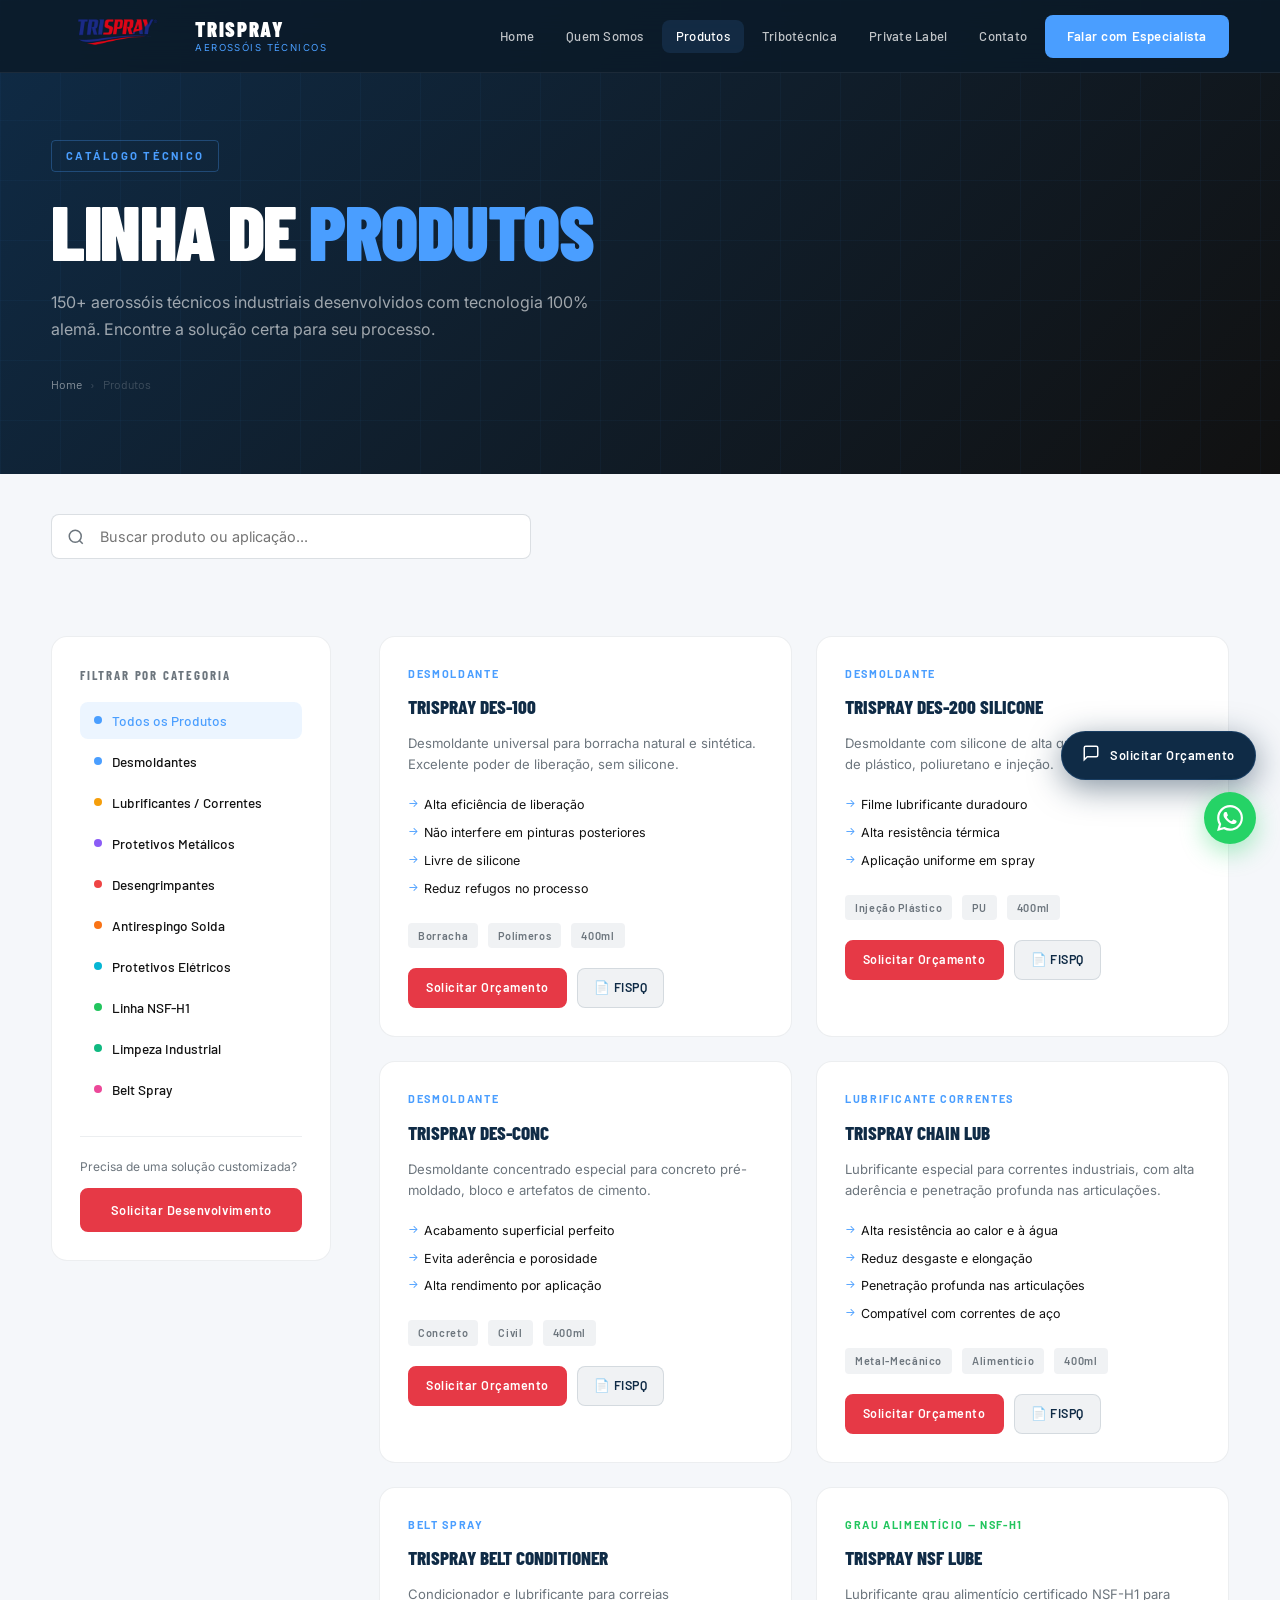
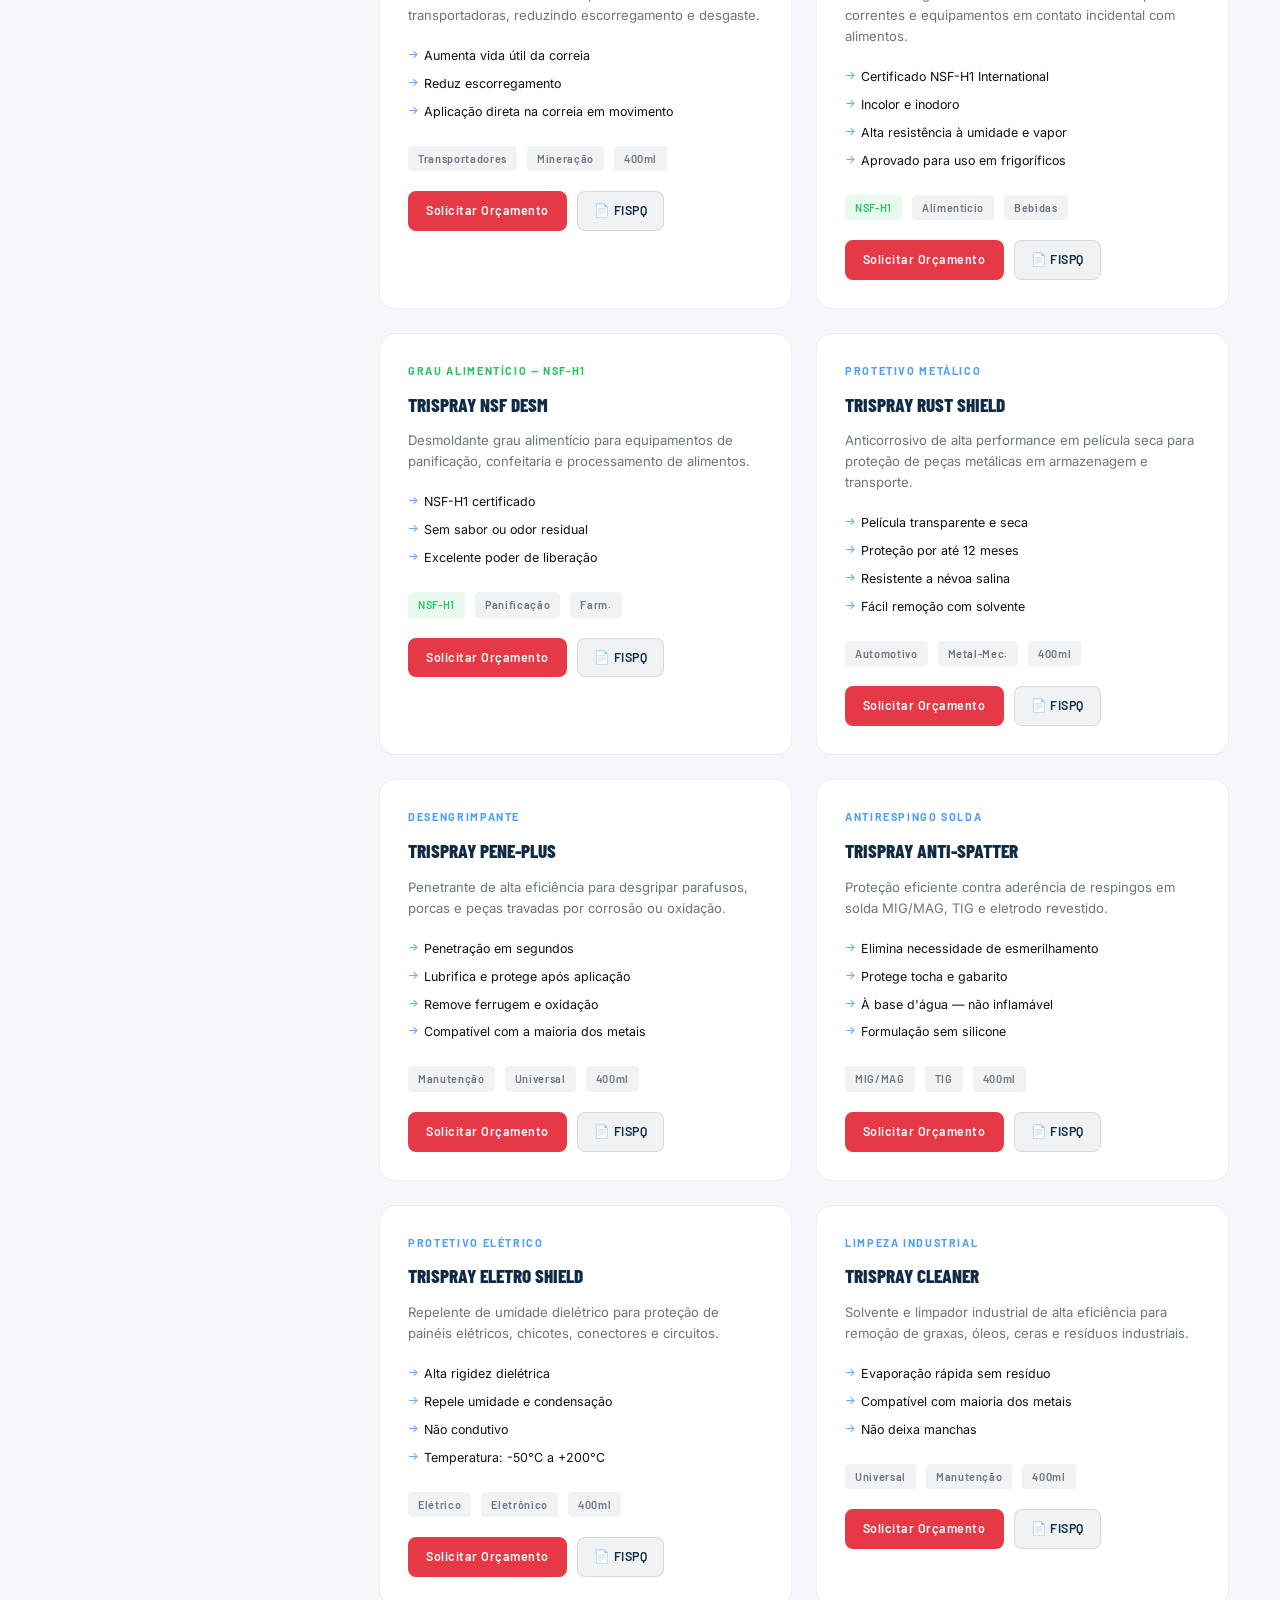
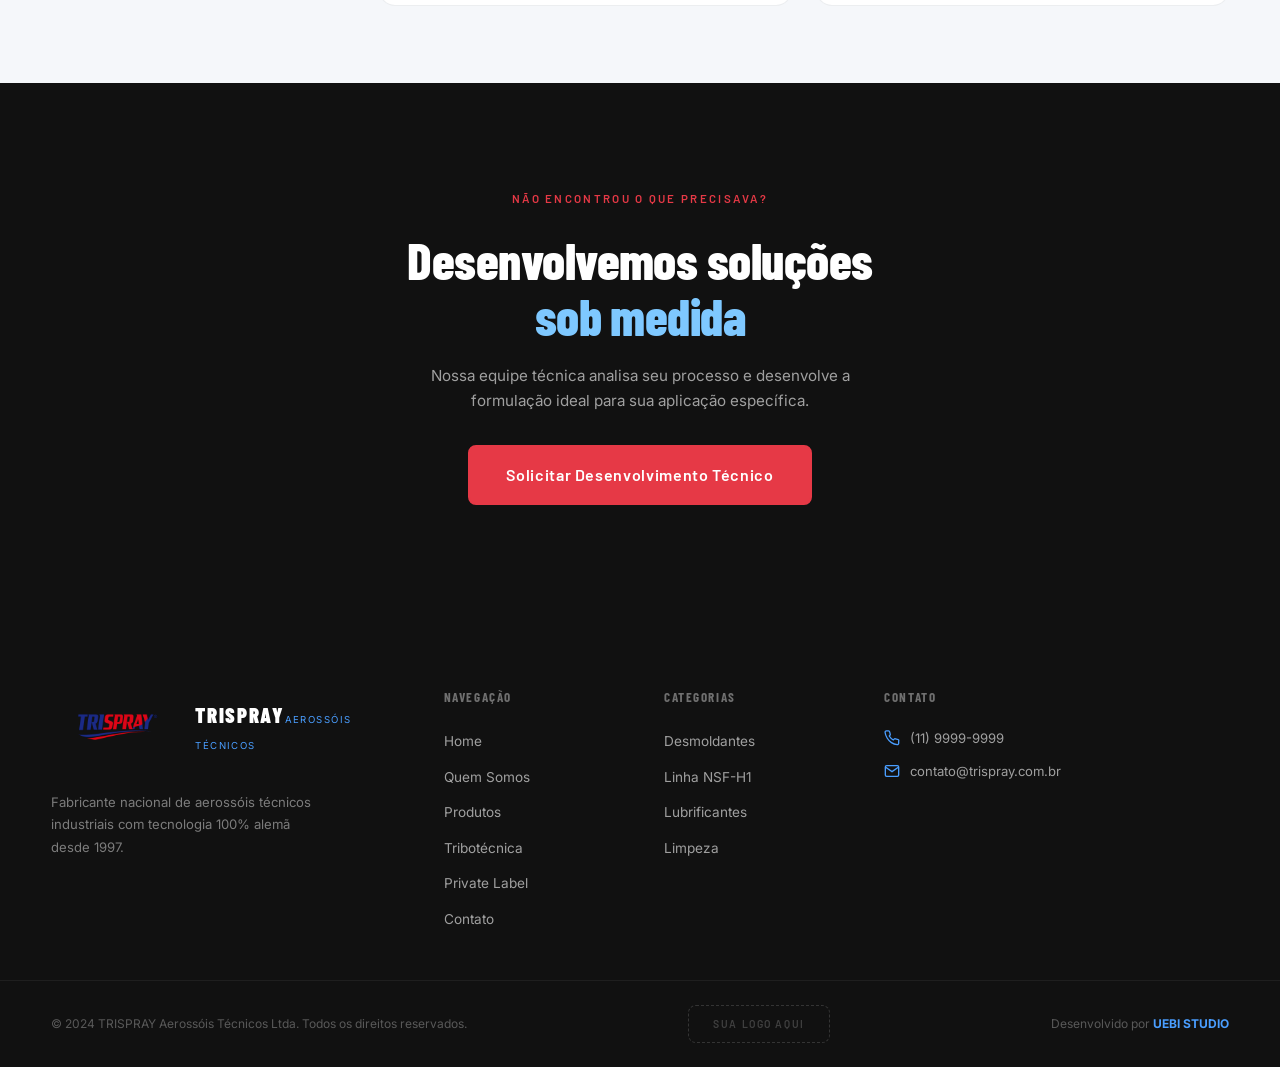
<file: produtos.html>
<!DOCTYPE html>
<html lang="pt-BR">

<head>
    <meta charset="UTF-8">
    <meta name="viewport" content="width=device-width, initial-scale=1.0">
    <title>Produtos — TRISPRAY Aerossóis Técnicos Industriais</title>
    <meta name="description"
        content="Catálogo completo de aerossóis técnicos: desmoldantes, lubrificantes, protetivos, antirespingo, linha NSF-H1 e limpeza industrial. Busca e filtro por categoria.">
    <link rel="preconnect" href="https://fonts.googleapis.com">
    <link rel="preconnect" href="https://fonts.gstatic.com" crossorigin>
    <link
        href="https://fonts.googleapis.com/css2?family=Barlow+Condensed:ital,wght@0,700;0,800;0,900&family=Inter:wght@300;400;500;600;700&family=Barlow:wght@400;500;600&display=swap"
        rel="stylesheet">
    <link rel="stylesheet" href="style.css">
</head>

<body>
    <a href="contato.html" class="float-cta"><span class="float-cta__icon"><svg width="18" height="18"
                viewBox="0 0 24 24" fill="none" stroke="currentColor" stroke-width="2">
                <path d="M21 15a2 2 0 0 1-2 2H7l-4 4V5a2 2 0 0 1 2-2h14a2 2 0 0 1 2 2z"></path>
            </svg></span><span class="float-cta__text">Solicitar Orçamento</span></a>
    <a href="https://wa.me/5511999999999" class="float-wa" target="_blank" rel="noopener" aria-label="WhatsApp"><svg
            width="26" height="26" viewBox="0 0 24 24" fill="currentColor">
            <path
                d="M17.472 14.382c-.297-.149-1.758-.867-2.03-.967-.273-.099-.471-.148-.67.15-.197.297-.767.966-.94 1.164-.173.199-.347.223-.644.075-.297-.15-1.255-.463-2.39-1.475-.883-.788-1.48-1.761-1.653-2.059-.173-.297-.018-.458.13-.606.134-.133.298-.347.446-.52.149-.174.198-.298.298-.497.099-.198.05-.371-.025-.52-.075-.149-.669-1.612-.916-2.207-.242-.579-.487-.5-.669-.51-.173-.008-.371-.01-.57-.01-.198 0-.52.074-.792.372-.272.297-1.04 1.016-1.04 2.479 0 1.462 1.065 2.875 1.213 3.074.149.198 2.096 3.2 5.077 4.487.709.306 1.262.489 1.694.625.712.227 1.36.195 1.871.118.571-.085 1.758-.719 2.006-1.413.248-.694.248-1.289.173-1.413-.074-.124-.272-.198-.57-.347m-5.421 7.403h-.004a9.87 9.87 0 0 1-5.031-1.378l-.361-.214-3.741.982.998-3.648-.235-.374a9.86 9.86 0 0 1-1.51-5.26c.001-5.45 4.436-9.884 9.888-9.884 2.64 0 5.122 1.03 6.988 2.898a9.825 9.825 0 0 1 2.893 6.994c-.003 5.45-4.437 9.884-9.885 9.884m8.413-18.297A11.815 11.815 0 0 0 12.05 0C5.495 0 .16 5.335.157 11.892c0 2.096.547 4.142 1.588 5.945L.057 24l6.305-1.654a11.882 11.882 0 0 0 5.683 1.448h.005c6.554 0 11.89-5.335 11.893-11.893a11.821 11.821 0 0 0-3.48-8.413Z" />
        </svg></a>

    <header class="header" id="header">
        <div class="container header__inner">
            <a href="index.html" class="header__logo">
                <img src="logo.png" alt="TRISPRAY" class="logo-img"
                    style="height: 88px; width: auto; object-fit: contain;">
                <div class="logo-text"><span class="logo-brand">TRISPRAY</span><span class="logo-sub">Aerossóis
                        Técnicos</span></div>
            </a>
            <nav class="header__nav" id="mainNav">
                <a href="index.html" class="nav-link">Home</a>
                <a href="quem-somos.html" class="nav-link">Quem Somos</a>
                <a href="produtos.html" class="nav-link active">Produtos</a>
                <a href="tribotecnica.html" class="nav-link">Tribotécnica</a>
                <a href="private-label.html" class="nav-link">Private Label</a>
                <a href="contato.html" class="nav-link">Contato</a>
                <a href="contato.html" class="btn btn--nav">Falar com Especialista</a>
            </nav>
            <button class="hamburger" id="hamburger" aria-label="Menu"><span></span><span></span><span></span></button>
        </div>
    </header>

    <main>
        <section class="page-hero">
            <div class="container page-hero__content">
                <span class="page-hero__tag">Catálogo Técnico</span>
                <h1 class="page-hero__title">Linha de <em>Produtos</em></h1>
                <p class="page-hero__sub">150+ aerossóis técnicos industriais desenvolvidos com tecnologia 100% alemã.
                    Encontre a solução certa para seu processo.</p>
                <nav class="breadcrumb"><a href="index.html">Home</a><span>›</span><span>Produtos</span></nav>
            </div>
        </section>

        <div class="container">
            <!-- Search bar -->
            <div style="margin:40px 0 0;max-width:480px;">
                <div style="position:relative;">
                    <svg style="position:absolute;left:16px;top:50%;transform:translateY(-50%);color:var(--steel);"
                        width="18" height="18" viewBox="0 0 24 24" fill="none" stroke="currentColor" stroke-width="2">
                        <circle cx="11" cy="11" r="8" />
                        <line x1="21" y1="21" x2="16.65" y2="16.65" />
                    </svg>
                    <input type="search" id="productSearch" placeholder="Buscar produto ou aplicação..."
                        style="width:100%;padding:13px 16px 13px 48px;border:1px solid rgba(15,43,70,.15);border-radius:var(--radius);font-size:.9rem;font-family:var(--font-body);outline:none;background:var(--white);transition:var(--transition);">
                </div>
            </div>

            <div class="produtos-page">
                <!-- Sidebar filtro -->
                <aside class="filter-sidebar">
                    <h3>Filtrar por Categoria</h3>
                    <button class="filter-btn active" data-category="all">
                        <div class="dot"></div> Todos os Produtos
                    </button>
                    <button class="filter-btn" data-category="desmoldante" id="desmoldantes">
                        <div class="dot" style="background:#4A9EFF;"></div> Desmoldantes
                    </button>
                    <button class="filter-btn" data-category="lubrificante" id="lubrificantes">
                        <div class="dot" style="background:#F59E0B;"></div> Lubrificantes / Correntes
                    </button>
                    <button class="filter-btn" data-category="protetivo" id="protetivos">
                        <div class="dot" style="background:#8B5CF6;"></div> Protetivos Metálicos
                    </button>
                    <button class="filter-btn" data-category="desengrimpante" id="desengrimpante">
                        <div class="dot" style="background:#EF4444;"></div> Desengrimpantes
                    </button>
                    <button class="filter-btn" data-category="solda" id="solda">
                        <div class="dot" style="background:#F97316;"></div> Antirespingo Solda
                    </button>
                    <button class="filter-btn" data-category="eletrico" id="eletrico">
                        <div class="dot" style="background:#06B6D4;"></div> Protetivos Elétricos
                    </button>
                    <button class="filter-btn" data-category="nsf" id="nsf">
                        <div class="dot" style="background:#22C55E;"></div> Linha NSF-H1
                    </button>
                    <button class="filter-btn" data-category="limpeza" id="limpeza">
                        <div class="dot" style="background:#10B981;"></div> Limpeza Industrial
                    </button>
                    <button class="filter-btn" data-category="belt">
                        <div class="dot" style="background:#EC4899;"></div> Belt Spray
                    </button>

                    <div style="margin-top:28px;padding-top:20px;border-top:1px solid rgba(15,43,70,.08);">
                        <p style="font-size:.75rem;color:var(--steel);line-height:1.6;">Precisa de uma solução
                            customizada?</p>
                        <a href="contato.html" class="btn btn--primary"
                            style="width:100%;justify-content:center;margin-top:12px;font-size:.8rem;padding:10px;">Solicitar
                            Desenvolvimento</a>
                    </div>
                </aside>

                <!-- Products grid -->
                <div class="produtos-grid">

                    <article class="produto-item" data-category="desmoldante">
                        <div class="produto-item__category">Desmoldante</div>
                        <h3>TRISPRAY DES-100</h3>
                        <p>Desmoldante universal para borracha natural e sintética. Excelente poder de liberação, sem
                            silicone.</p>
                        <ul class="produto-item__benefits">
                            <li>Alta eficiência de liberação</li>
                            <li>Não interfere em pinturas posteriores</li>
                            <li>Livre de silicone</li>
                            <li>Reduz refugos no processo</li>
                        </ul>
                        <div class="produto-item__meta">
                            <span class="meta-tag">Borracha</span>
                            <span class="meta-tag">Polímeros</span>
                            <span class="meta-tag">400ml</span>
                        </div>
                        <div class="produto-item__actions">
                            <a href="contato.html" class="btn btn--primary btn--sm">Solicitar Orçamento</a>
                            <a href="#" class="btn btn--pdf btn--sm" download>📄 FISPQ</a>
                        </div>
                    </article>

                    <article class="produto-item" data-category="desmoldante">
                        <div class="produto-item__category">Desmoldante</div>
                        <h3>TRISPRAY DES-200 SILICONE</h3>
                        <p>Desmoldante com silicone de alta qualidade para moldes de plástico, poliuretano e injeção.
                        </p>
                        <ul class="produto-item__benefits">
                            <li>Filme lubrificante duradouro</li>
                            <li>Alta resistência térmica</li>
                            <li>Aplicação uniforme em spray</li>
                        </ul>
                        <div class="produto-item__meta">
                            <span class="meta-tag">Injeção Plástico</span>
                            <span class="meta-tag">PU</span>
                            <span class="meta-tag">400ml</span>
                        </div>
                        <div class="produto-item__actions">
                            <a href="contato.html" class="btn btn--primary btn--sm">Solicitar Orçamento</a>
                            <a href="#" class="btn btn--pdf btn--sm">📄 FISPQ</a>
                        </div>
                    </article>

                    <article class="produto-item" data-category="desmoldante">
                        <div class="produto-item__category">Desmoldante</div>
                        <h3>TRISPRAY DES-CONC</h3>
                        <p>Desmoldante concentrado especial para concreto pré-moldado, bloco e artefatos de cimento.</p>
                        <ul class="produto-item__benefits">
                            <li>Acabamento superficial perfeito</li>
                            <li>Evita aderência e porosidade</li>
                            <li>Alta rendimento por aplicação</li>
                        </ul>
                        <div class="produto-item__meta">
                            <span class="meta-tag">Concreto</span>
                            <span class="meta-tag">Civil</span>
                            <span class="meta-tag">400ml</span>
                        </div>
                        <div class="produto-item__actions">
                            <a href="contato.html" class="btn btn--primary btn--sm">Solicitar Orçamento</a>
                            <a href="#" class="btn btn--pdf btn--sm">📄 FISPQ</a>
                        </div>
                    </article>

                    <article class="produto-item" data-category="lubrificante">
                        <div class="produto-item__category">Lubrificante Correntes</div>
                        <h3>TRISPRAY CHAIN LUB</h3>
                        <p>Lubrificante especial para correntes industriais, com alta aderência e penetração profunda
                            nas articulações.</p>
                        <ul class="produto-item__benefits">
                            <li>Alta resistência ao calor e à água</li>
                            <li>Reduz desgaste e elongação</li>
                            <li>Penetração profunda nas articulações</li>
                            <li>Compatível com correntes de aço</li>
                        </ul>
                        <div class="produto-item__meta">
                            <span class="meta-tag">Metal-Mecânico</span>
                            <span class="meta-tag">Alimentício</span>
                            <span class="meta-tag">400ml</span>
                        </div>
                        <div class="produto-item__actions">
                            <a href="contato.html" class="btn btn--primary btn--sm">Solicitar Orçamento</a>
                            <a href="#" class="btn btn--pdf btn--sm">📄 FISPQ</a>
                        </div>
                    </article>

                    <article class="produto-item" data-category="belt">
                        <div class="produto-item__category">Belt Spray</div>
                        <h3>TRISPRAY BELT CONDITIONER</h3>
                        <p>Condicionador e lubrificante para correias transportadoras, reduzindo escorregamento e
                            desgaste.</p>
                        <ul class="produto-item__benefits">
                            <li>Aumenta vida útil da correia</li>
                            <li>Reduz escorregamento</li>
                            <li>Aplicação direta na correia em movimento</li>
                        </ul>
                        <div class="produto-item__meta">
                            <span class="meta-tag">Transportadores</span>
                            <span class="meta-tag">Mineração</span>
                            <span class="meta-tag">400ml</span>
                        </div>
                        <div class="produto-item__actions">
                            <a href="contato.html" class="btn btn--primary btn--sm">Solicitar Orçamento</a>
                            <a href="#" class="btn btn--pdf btn--sm">📄 FISPQ</a>
                        </div>
                    </article>

                    <article class="produto-item" data-category="nsf">
                        <div class="produto-item__category" style="color:var(--green-nsf);">Grau Alimentício — NSF-H1
                        </div>
                        <h3>TRISPRAY NSF LUBE</h3>
                        <p>Lubrificante grau alimentício certificado NSF-H1 para correntes e equipamentos em contato
                            incidental com alimentos.</p>
                        <ul class="produto-item__benefits">
                            <li>Certificado NSF-H1 International</li>
                            <li>Incolor e inodoro</li>
                            <li>Alta resistência à umidade e vapor</li>
                            <li>Aprovado para uso em frigoríficos</li>
                        </ul>
                        <div class="produto-item__meta">
                            <span class="meta-tag"
                                style="background:rgba(34,197,94,.1);color:var(--green-nsf);">NSF-H1</span>
                            <span class="meta-tag">Alimentício</span>
                            <span class="meta-tag">Bebidas</span>
                        </div>
                        <div class="produto-item__actions">
                            <a href="contato.html" class="btn btn--primary btn--sm">Solicitar Orçamento</a>
                            <a href="#" class="btn btn--pdf btn--sm">📄 FISPQ</a>
                        </div>
                    </article>

                    <article class="produto-item" data-category="nsf">
                        <div class="produto-item__category" style="color:var(--green-nsf);">Grau Alimentício — NSF-H1
                        </div>
                        <h3>TRISPRAY NSF DESM</h3>
                        <p>Desmoldante grau alimentício para equipamentos de panificação, confeitaria e processamento de
                            alimentos.</p>
                        <ul class="produto-item__benefits">
                            <li>NSF-H1 certificado</li>
                            <li>Sem sabor ou odor residual</li>
                            <li>Excelente poder de liberação</li>
                        </ul>
                        <div class="produto-item__meta">
                            <span class="meta-tag"
                                style="background:rgba(34,197,94,.1);color:var(--green-nsf);">NSF-H1</span>
                            <span class="meta-tag">Panificação</span>
                            <span class="meta-tag">Farm.</span>
                        </div>
                        <div class="produto-item__actions">
                            <a href="contato.html" class="btn btn--primary btn--sm">Solicitar Orçamento</a>
                            <a href="#" class="btn btn--pdf btn--sm">📄 FISPQ</a>
                        </div>
                    </article>

                    <article class="produto-item" data-category="protetivo">
                        <div class="produto-item__category">Protetivo Metálico</div>
                        <h3>TRISPRAY RUST SHIELD</h3>
                        <p>Anticorrosivo de alta performance em película seca para proteção de peças metálicas em
                            armazenagem e transporte.</p>
                        <ul class="produto-item__benefits">
                            <li>Película transparente e seca</li>
                            <li>Proteção por até 12 meses</li>
                            <li>Resistente a névoa salina</li>
                            <li>Fácil remoção com solvente</li>
                        </ul>
                        <div class="produto-item__meta">
                            <span class="meta-tag">Automotivo</span>
                            <span class="meta-tag">Metal-Mec.</span>
                            <span class="meta-tag">400ml</span>
                        </div>
                        <div class="produto-item__actions">
                            <a href="contato.html" class="btn btn--primary btn--sm">Solicitar Orçamento</a>
                            <a href="#" class="btn btn--pdf btn--sm">📄 FISPQ</a>
                        </div>
                    </article>

                    <article class="produto-item" data-category="desengrimpante">
                        <div class="produto-item__category">Desengrimpante</div>
                        <h3>TRISPRAY PENE-PLUS</h3>
                        <p>Penetrante de alta eficiência para desgripar parafusos, porcas e peças travadas por corrosão
                            ou oxidação.</p>
                        <ul class="produto-item__benefits">
                            <li>Penetração em segundos</li>
                            <li>Lubrifica e protege após aplicação</li>
                            <li>Remove ferrugem e oxidação</li>
                            <li>Compatível com a maioria dos metais</li>
                        </ul>
                        <div class="produto-item__meta">
                            <span class="meta-tag">Manutenção</span>
                            <span class="meta-tag">Universal</span>
                            <span class="meta-tag">400ml</span>
                        </div>
                        <div class="produto-item__actions">
                            <a href="contato.html" class="btn btn--primary btn--sm">Solicitar Orçamento</a>
                            <a href="#" class="btn btn--pdf btn--sm">📄 FISPQ</a>
                        </div>
                    </article>

                    <article class="produto-item" data-category="solda">
                        <div class="produto-item__category">Antirespingo Solda</div>
                        <h3>TRISPRAY ANTI-SPATTER</h3>
                        <p>Proteção eficiente contra aderência de respingos em solda MIG/MAG, TIG e eletrodo revestido.
                        </p>
                        <ul class="produto-item__benefits">
                            <li>Elimina necessidade de esmerilhamento</li>
                            <li>Protege tocha e gabarito</li>
                            <li>À base d'água — não inflamável</li>
                            <li>Formulação sem silicone</li>
                        </ul>
                        <div class="produto-item__meta">
                            <span class="meta-tag">MIG/MAG</span>
                            <span class="meta-tag">TIG</span>
                            <span class="meta-tag">400ml</span>
                        </div>
                        <div class="produto-item__actions">
                            <a href="contato.html" class="btn btn--primary btn--sm">Solicitar Orçamento</a>
                            <a href="#" class="btn btn--pdf btn--sm">📄 FISPQ</a>
                        </div>
                    </article>

                    <article class="produto-item" data-category="eletrico">
                        <div class="produto-item__category">Protetivo Elétrico</div>
                        <h3>TRISPRAY ELETRO SHIELD</h3>
                        <p>Repelente de umidade dielétrico para proteção de painéis elétricos, chicotes, conectores e
                            circuitos.</p>
                        <ul class="produto-item__benefits">
                            <li>Alta rigidez dielétrica</li>
                            <li>Repele umidade e condensação</li>
                            <li>Não condutivo</li>
                            <li>Temperatura: -50°C a +200°C</li>
                        </ul>
                        <div class="produto-item__meta">
                            <span class="meta-tag">Elétrico</span>
                            <span class="meta-tag">Eletrônico</span>
                            <span class="meta-tag">400ml</span>
                        </div>
                        <div class="produto-item__actions">
                            <a href="contato.html" class="btn btn--primary btn--sm">Solicitar Orçamento</a>
                            <a href="#" class="btn btn--pdf btn--sm">📄 FISPQ</a>
                        </div>
                    </article>

                    <article class="produto-item" data-category="limpeza">
                        <div class="produto-item__category">Limpeza Industrial</div>
                        <h3>TRISPRAY CLEANER</h3>
                        <p>Solvente e limpador industrial de alta eficiência para remoção de graxas, óleos, ceras e
                            resíduos industriais.</p>
                        <ul class="produto-item__benefits">
                            <li>Evaporação rápida sem resíduo</li>
                            <li>Compatível com maioria dos metais</li>
                            <li>Não deixa manchas</li>
                        </ul>
                        <div class="produto-item__meta">
                            <span class="meta-tag">Universal</span>
                            <span class="meta-tag">Manutenção</span>
                            <span class="meta-tag">400ml</span>
                        </div>
                        <div class="produto-item__actions">
                            <a href="contato.html" class="btn btn--primary btn--sm">Solicitar Orçamento</a>
                            <a href="#" class="btn btn--pdf btn--sm">📄 FISPQ</a>
                        </div>
                    </article>

                </div>
            </div>
        </div>

        <!-- CTA Bottom -->
        <section class="section section--dark">
            <div class="container" style="text-align:center;">
                <span class="section-tag">Não encontrou o que precisava?</span>
                <h2 class="section-title" style="margin:12px 0 20px;">Desenvolvemos soluções<br><em>sob medida</em></h2>
                <p style="color:rgba(255,255,255,.6);max-width:480px;margin:0 auto 32px;font-size:.95rem;">Nossa equipe
                    técnica analisa seu processo e desenvolve a formulação ideal para sua aplicação específica.</p>
                <a href="contato.html" class="btn btn--primary btn--lg">Solicitar Desenvolvimento Técnico</a>
            </div>
        </section>
    </main>

    <footer class="footer">
        <div class="footer__top">
            <div class="container footer__top-inner">
                <div class="footer__col footer__col--brand">
                    <div class="footer__logo"><img src="logo.png" alt="TRISPRAY"
                            style="height: 88px; width: auto; object-fit: contain;">
                        <div><span class="logo-brand">TRISPRAY</span><span class="logo-sub">Aerossóis Técnicos</span>
                        </div>
                    </div>
                    <p>Fabricante nacional de aerossóis técnicos industriais com tecnologia 100% alemã desde 1997.</p>
                </div>
                <div class="footer__col">
                    <h4>Navegação</h4>
                    <ul>
                        <li><a href="index.html">Home</a></li>
                        <li><a href="quem-somos.html">Quem Somos</a></li>
                        <li><a href="produtos.html">Produtos</a></li>
                        <li><a href="tribotecnica.html">Tribotécnica</a></li>
                        <li><a href="private-label.html">Private Label</a></li>
                        <li><a href="contato.html">Contato</a></li>
                    </ul>
                </div>
                <div class="footer__col">
                    <h4>Categorias</h4>
                    <ul>
                        <li><a href="produtos.html#desmoldantes">Desmoldantes</a></li>
                        <li><a href="produtos.html#nsf">Linha NSF-H1</a></li>
                        <li><a href="produtos.html#lubrificantes">Lubrificantes</a></li>
                        <li><a href="produtos.html#limpeza">Limpeza</a></li>
                    </ul>
                </div>
                <div class="footer__col">
                    <h4>Contato</h4>
                    <div class="footer__contact">
                        <div class="footer__contact-item"><svg width="16" height="16" viewBox="0 0 24 24" fill="none"
                                stroke="currentColor" stroke-width="2">
                                <path
                                    d="M22 16.92v3a2 2 0 0 1-2.18 2 19.79 19.79 0 0 1-8.63-3.07A19.5 19.5 0 0 1 4.69 12a19.79 19.79 0 0 1-3.07-8.67A2 2 0 0 1 3.6 1.28h3a2 2 0 0 1 2 1.72c.127.96.361 1.903.7 2.81a2 2 0 0 1-.45 2.11L7.91 9a16 16 0 0 0 6 6l1.27-1.27a2 2 0 0 1 2.11-.45c.907.339 1.85.573 2.81.7A2 2 0 0 1 22 16.92z" />
                            </svg><span>(11) 9999-9999</span></div>
                        <div class="footer__contact-item"><svg width="16" height="16" viewBox="0 0 24 24" fill="none"
                                stroke="currentColor" stroke-width="2">
                                <path d="M4 4h16c1.1 0 2 .9 2 2v12c0 1.1-.9 2-2 2H4c-1.1 0-2-.9-2-2V6c0-1.1.9-2 2-2z" />
                                <polyline points="22,6 12,13 2,6" />
                            </svg><span>contato@trispray.com.br</span></div>
                    </div>
                </div>
            </div>
        </div>
        <div class="footer__bottom">
            <div class="container footer__bottom-inner">
                <p>© 2024 TRISPRAY Aerossóis Técnicos Ltda. Todos os direitos reservados.</p>
                <div class="footer__logo-client">
                    <div class="logo-placeholder"><span>SUA LOGO AQUI</span></div>
                </div>
                <p class="footer__dev">Desenvolvido por <strong>UEBI STUDIO</strong></p>
            </div>
        </div>
    </footer>
    <script src="main.js"></script>
</body>

</html>
</file>
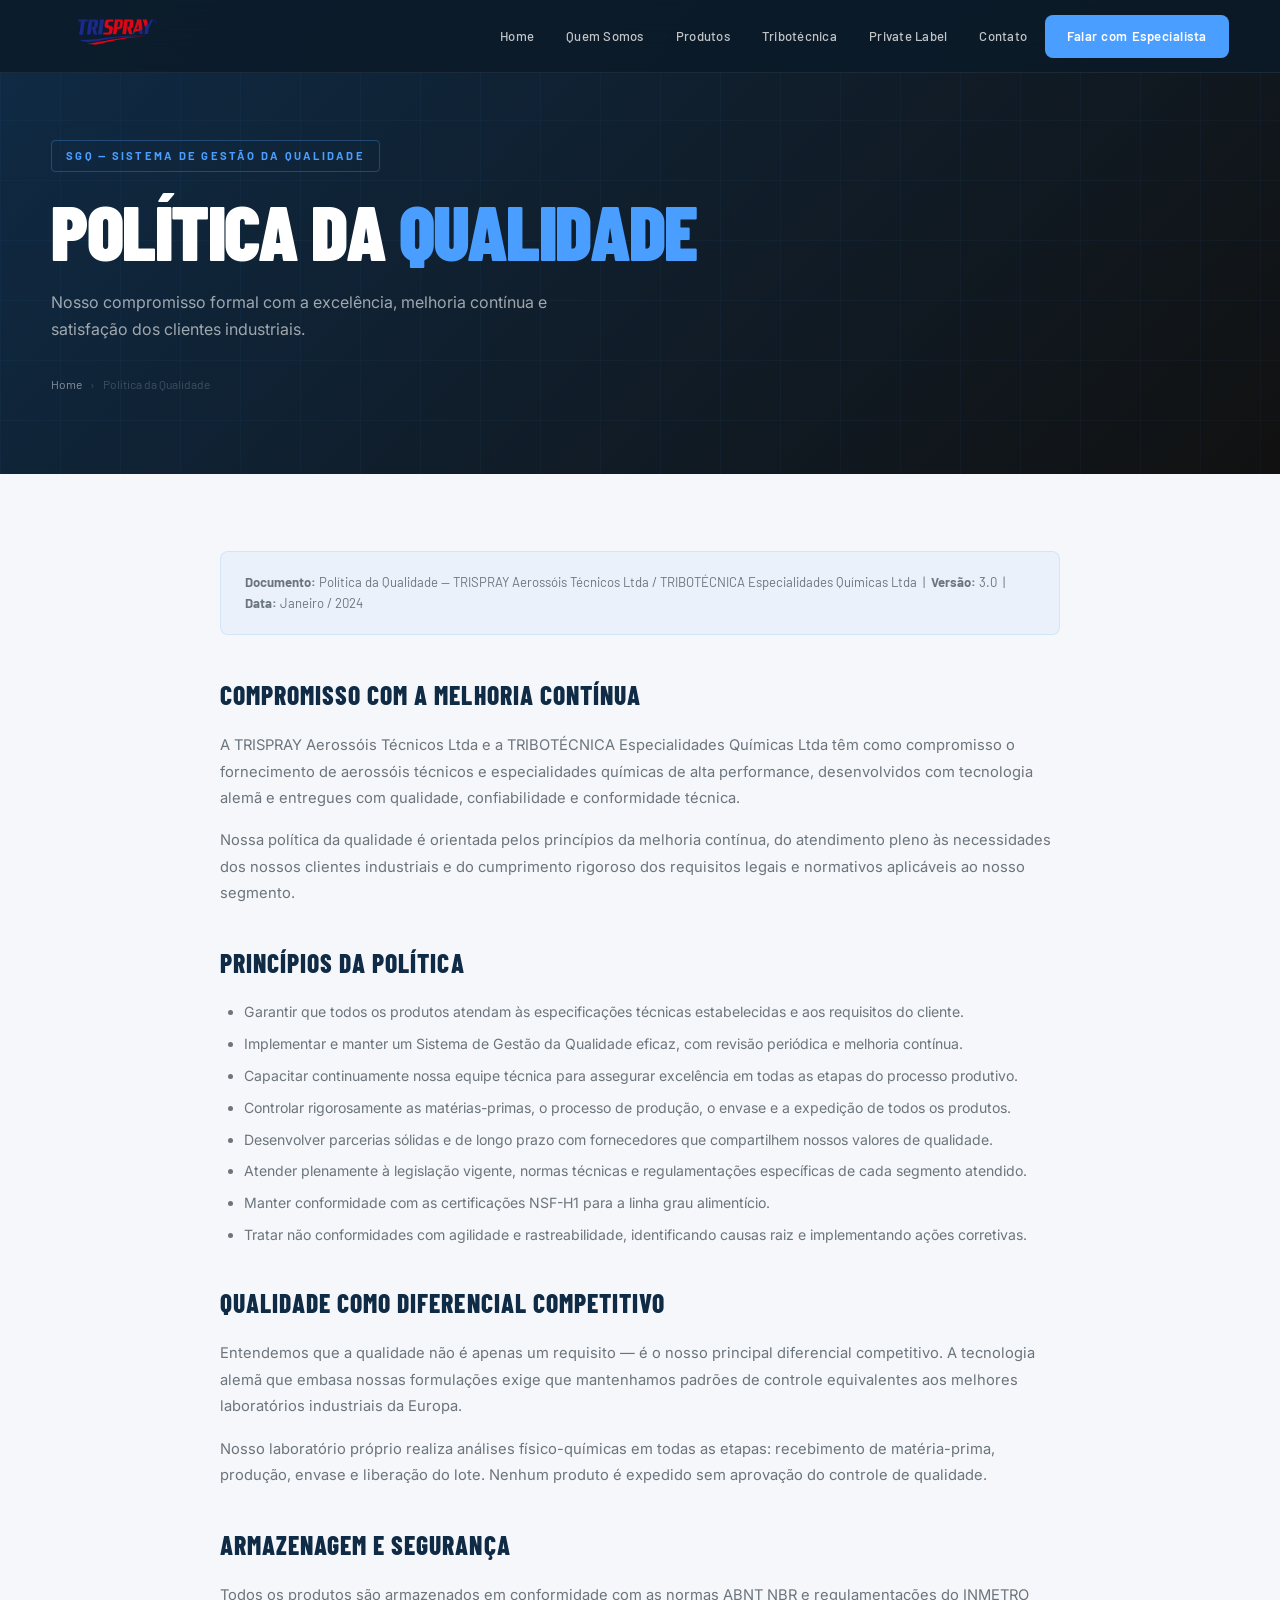
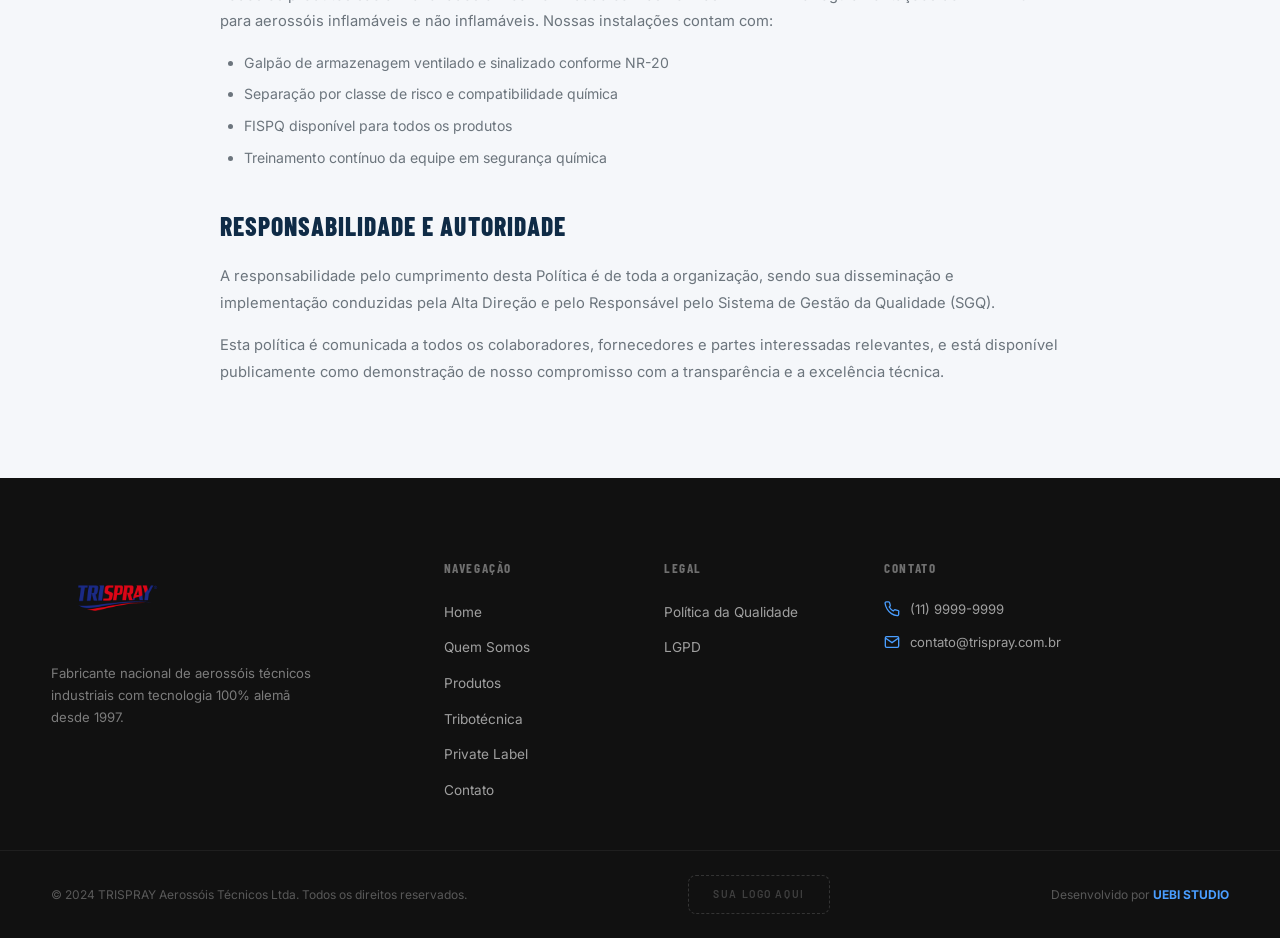
<file: qualidade.html>
<!DOCTYPE html>
<html lang="pt-BR">

<head>
    <meta charset="UTF-8">
    <meta name="viewport" content="width=device-width, initial-scale=1.0">
    <title>Política da Qualidade — TRISPRAY Aerossóis Técnicos</title>
    <meta name="description"
        content="Política da Qualidade da TRISPRAY. Compromisso com a melhoria contínua, satisfação do cliente e excelência nos processos industriais.">
    <link rel="preconnect" href="https://fonts.googleapis.com">
    <link rel="preconnect" href="https://fonts.gstatic.com" crossorigin>
    <link
        href="https://fonts.googleapis.com/css2?family=Barlow+Condensed:wght@700;800;900&family=Inter:wght@300;400;500;600;700&family=Barlow:wght@400;500;600&display=swap"
        rel="stylesheet">
    <link rel="stylesheet" href="style.css">
</head>

<body>
    <header class="header" id="header">
        <div class="container header__inner">
            <a href="index.html" class="header__logo">
                <img src="logo.png" alt="TRISPRAY" style="height: 88px; width: auto; object-fit: contain;">
            </a>
            <nav class="header__nav" id="mainNav">
                <a href="index.html" class="nav-link">Home</a>
                <a href="quem-somos.html" class="nav-link">Quem Somos</a>
                <a href="produtos.html" class="nav-link">Produtos</a>
                <a href="tribotecnica.html" class="nav-link">Tribotécnica</a>
                <a href="private-label.html" class="nav-link">Private Label</a>
                <a href="contato.html" class="nav-link">Contato</a>
                <a href="contato.html" class="btn btn--nav">Falar com Especialista</a>
            </nav>
            <button class="hamburger" id="hamburger" aria-label="Menu"><span></span><span></span><span></span></button>
        </div>
    </header>

    <main>
        <section class="page-hero">
            <div class="container page-hero__content">
                <span class="page-hero__tag">SGQ — Sistema de Gestão da Qualidade</span>
                <h1 class="page-hero__title">Política da <em>Qualidade</em></h1>
                <p class="page-hero__sub">Nosso compromisso formal com a excelência, melhoria contínua e satisfação dos
                    clientes industriais.</p>
                <nav class="breadcrumb"><a href="index.html">Home</a><span>›</span><span>Política da Qualidade</span>
                </nav>
            </div>
        </section>

        <div class="container">
            <div class="policy-content">
                <div class="policy-meta">
                    <strong>Documento:</strong> Política da Qualidade — TRISPRAY Aerossóis Técnicos Ltda / TRIBOTÉCNICA
                    Especialidades Químicas Ltda &nbsp;|&nbsp;
                    <strong>Versão:</strong> 3.0 &nbsp;|&nbsp;
                    <strong>Data:</strong> Janeiro / 2024
                </div>

                <h2>Compromisso com a Melhoria Contínua</h2>
                <p>A TRISPRAY Aerossóis Técnicos Ltda e a TRIBOTÉCNICA Especialidades Químicas Ltda têm como compromisso
                    o fornecimento de aerossóis técnicos e especialidades químicas de alta performance, desenvolvidos
                    com tecnologia alemã e entregues com qualidade, confiabilidade e conformidade técnica.</p>
                <p>Nossa política da qualidade é orientada pelos princípios da melhoria contínua, do atendimento pleno
                    às necessidades dos nossos clientes industriais e do cumprimento rigoroso dos requisitos legais e
                    normativos aplicáveis ao nosso segmento.</p>

                <h2>Princípios da Política</h2>
                <ul>
                    <li>Garantir que todos os produtos atendam às especificações técnicas estabelecidas e aos requisitos
                        do cliente.</li>
                    <li>Implementar e manter um Sistema de Gestão da Qualidade eficaz, com revisão periódica e melhoria
                        contínua.</li>
                    <li>Capacitar continuamente nossa equipe técnica para assegurar excelência em todas as etapas do
                        processo produtivo.</li>
                    <li>Controlar rigorosamente as matérias-primas, o processo de produção, o envase e a expedição de
                        todos os produtos.</li>
                    <li>Desenvolver parcerias sólidas e de longo prazo com fornecedores que compartilhem nossos valores
                        de qualidade.</li>
                    <li>Atender plenamente à legislação vigente, normas técnicas e regulamentações específicas de cada
                        segmento atendido.</li>
                    <li>Manter conformidade com as certificações NSF-H1 para a linha grau alimentício.</li>
                    <li>Tratar não conformidades com agilidade e rastreabilidade, identificando causas raiz e
                        implementando ações corretivas.</li>
                </ul>

                <h2>Qualidade como Diferencial Competitivo</h2>
                <p>Entendemos que a qualidade não é apenas um requisito — é o nosso principal diferencial competitivo. A
                    tecnologia alemã que embasa nossas formulações exige que mantenhamos padrões de controle
                    equivalentes aos melhores laboratórios industriais da Europa.</p>
                <p>Nosso laboratório próprio realiza análises físico-químicas em todas as etapas: recebimento de
                    matéria-prima, produção, envase e liberação do lote. Nenhum produto é expedido sem aprovação do
                    controle de qualidade.</p>

                <h2>Armazenagem e Segurança</h2>
                <p>Todos os produtos são armazenados em conformidade com as normas ABNT NBR e regulamentações do INMETRO
                    para aerossóis inflamáveis e não inflamáveis. Nossas instalações contam com:</p>
                <ul>
                    <li>Galpão de armazenagem ventilado e sinalizado conforme NR-20</li>
                    <li>Separação por classe de risco e compatibilidade química</li>
                    <li>FISPQ disponível para todos os produtos</li>
                    <li>Treinamento contínuo da equipe em segurança química</li>
                </ul>

                <h2>Responsabilidade e Autoridade</h2>
                <p>A responsabilidade pelo cumprimento desta Política é de toda a organização, sendo sua disseminação e
                    implementação conduzidas pela Alta Direção e pelo Responsável pelo Sistema de Gestão da Qualidade
                    (SGQ).</p>
                <p>Esta política é comunicada a todos os colaboradores, fornecedores e partes interessadas relevantes, e
                    está disponível publicamente como demonstração de nosso compromisso com a transparência e a
                    excelência técnica.</p>
            </div>
        </div>
    </main>

    <footer class="footer">
        <div class="footer__top">
            <div class="container footer__top-inner">
                <div class="footer__col footer__col--brand">
                    <div class="footer__logo"><img src="logo.png" alt="TRISPRAY"
                            style="height: 88px; width: auto; object-fit: contain;"></div>
                    <p>Fabricante nacional de aerossóis técnicos industriais com tecnologia 100% alemã desde 1997.</p>
                </div>
                <div class="footer__col">
                    <h4>Navegação</h4>
                    <ul>
                        <li><a href="index.html">Home</a></li>
                        <li><a href="quem-somos.html">Quem Somos</a></li>
                        <li><a href="produtos.html">Produtos</a></li>
                        <li><a href="tribotecnica.html">Tribotécnica</a></li>
                        <li><a href="private-label.html">Private Label</a></li>
                        <li><a href="contato.html">Contato</a></li>
                    </ul>
                </div>
                <div class="footer__col">
                    <h4>Legal</h4>
                    <ul>
                        <li><a href="qualidade.html">Política da Qualidade</a></li>
                        <li><a href="lgpd.html">LGPD</a></li>
                    </ul>
                </div>
                <div class="footer__col">
                    <h4>Contato</h4>
                    <div class="footer__contact">
                        <div class="footer__contact-item"><svg width="16" height="16" viewBox="0 0 24 24" fill="none"
                                stroke="currentColor" stroke-width="2">
                                <path
                                    d="M22 16.92v3a2 2 0 0 1-2.18 2 19.79 19.79 0 0 1-8.63-3.07A19.5 19.5 0 0 1 4.69 12a19.79 19.79 0 0 1-3.07-8.67A2 2 0 0 1 3.6 1.28h3a2 2 0 0 1 2 1.72c.127.96.361 1.903.7 2.81a2 2 0 0 1-.45 2.11L7.91 9a16 16 0 0 0 6 6l1.27-1.27a2 2 0 0 1 2.11-.45c.907.339 1.85.573 2.81.7A2 2 0 0 1 22 16.92z" />
                            </svg><span>(11) 9999-9999</span></div>
                        <div class="footer__contact-item"><svg width="16" height="16" viewBox="0 0 24 24" fill="none"
                                stroke="currentColor" stroke-width="2">
                                <path d="M4 4h16c1.1 0 2 .9 2 2v12c0 1.1-.9 2-2 2H4c-1.1 0-2-.9-2-2V6c0-1.1.9-2 2-2z" />
                                <polyline points="22,6 12,13 2,6" />
                            </svg><span>contato@trispray.com.br</span></div>
                    </div>
                </div>
            </div>
        </div>
        <div class="footer__bottom">
            <div class="container footer__bottom-inner">
                <p>© 2024 TRISPRAY Aerossóis Técnicos Ltda. Todos os direitos reservados.</p>
                <div class="footer__logo-client">
                    <div class="logo-placeholder"><span>SUA LOGO AQUI</span></div>
                </div>
                <p class="footer__dev">Desenvolvido por <strong>UEBI STUDIO</strong></p>
            </div>
        </div>
    </footer>
    <script src="main.js"></script>
</body>

</html>
</file>
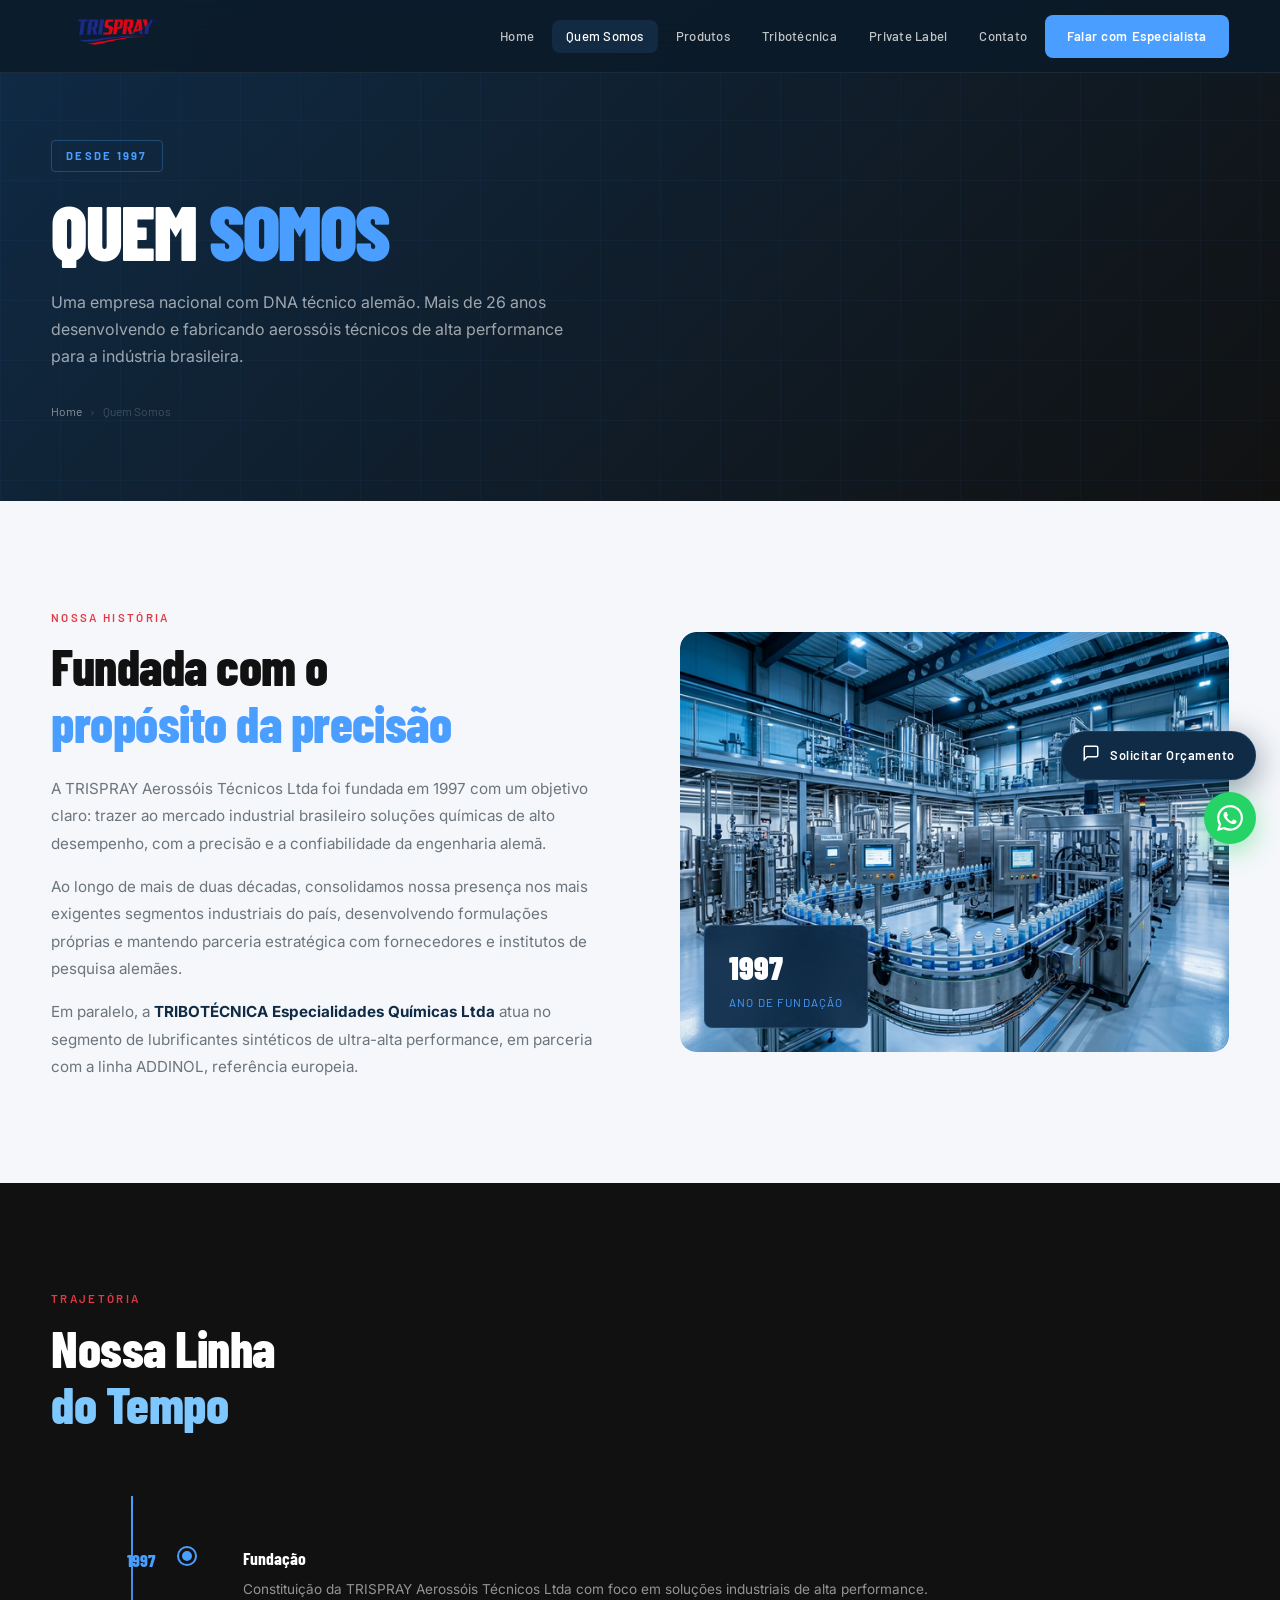
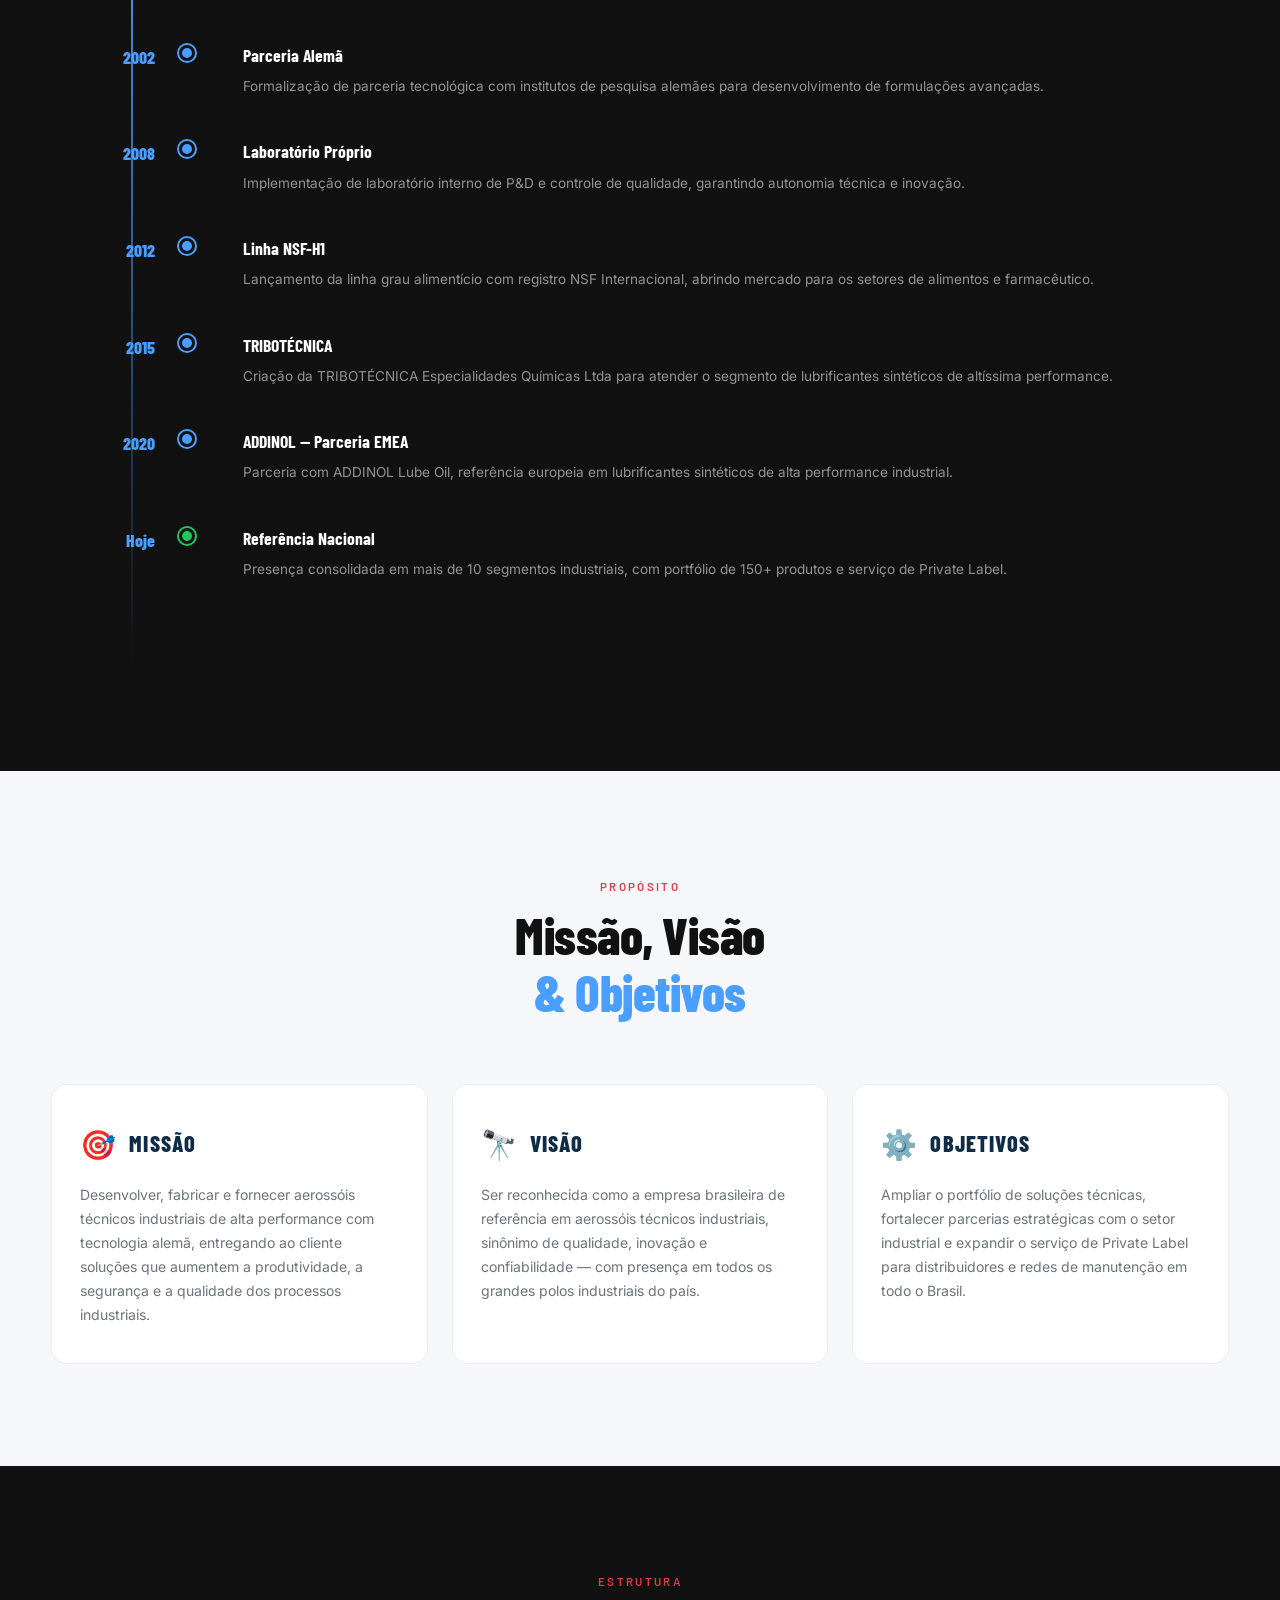
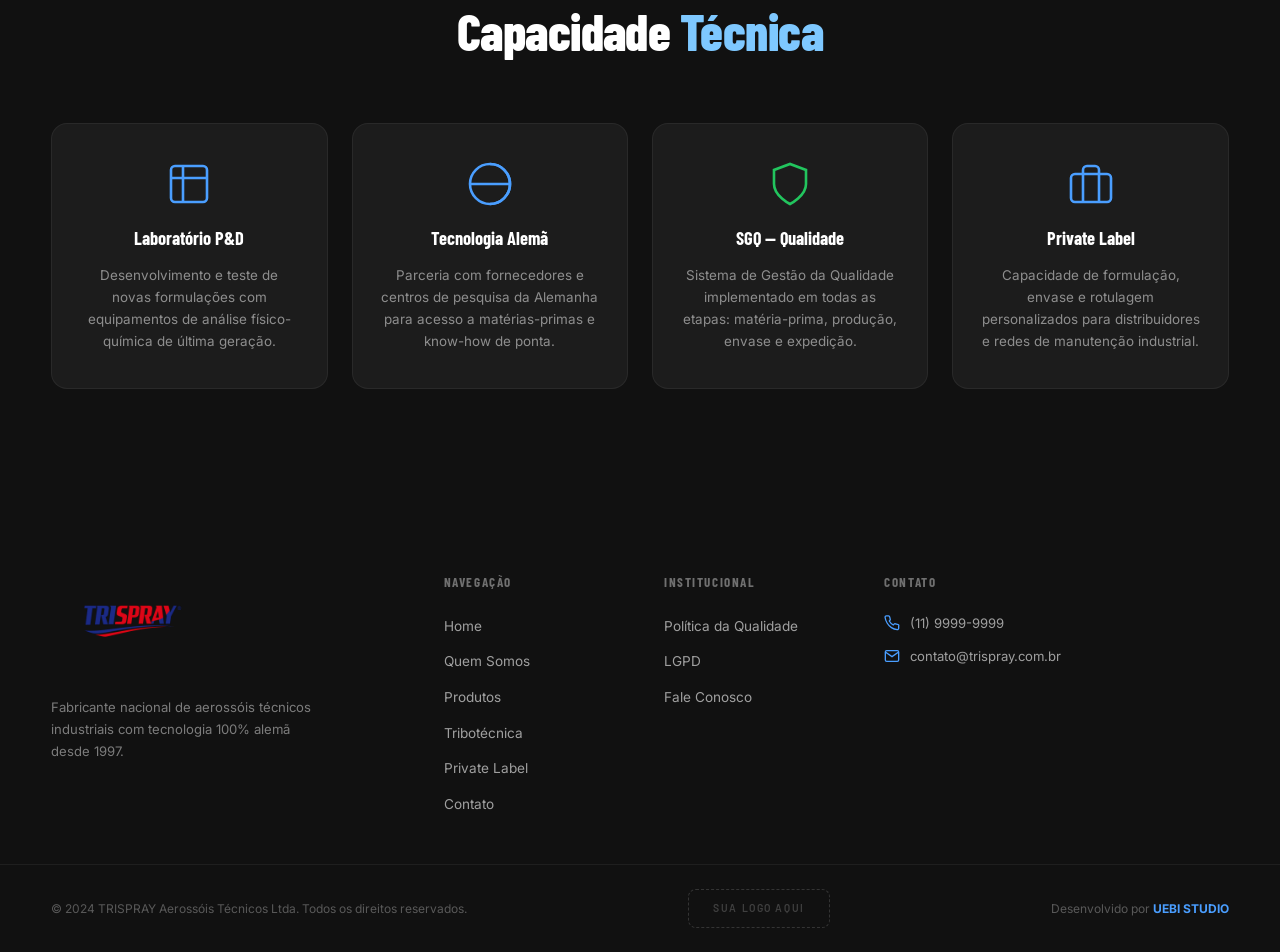
<file: quem-somos.html>
<!DOCTYPE html>
<html lang="pt-BR">

<head>
    <meta charset="UTF-8">
    <meta name="viewport" content="width=device-width, initial-scale=1.0">
    <title>Quem Somos — TRISPRAY Aerossóis Técnicos</title>
    <meta name="description"
        content="Conheça a TRISPRAY: fabricante nacional com tecnologia alemã desde 1997. Missão, visão, laboratórios próprios e equipe técnica especializada.">
    <link rel="preconnect" href="https://fonts.googleapis.com">
    <link rel="preconnect" href="https://fonts.gstatic.com" crossorigin>
    <link
        href="https://fonts.googleapis.com/css2?family=Barlow+Condensed:ital,wght@0,300;0,400;0,500;0,600;0,700;0,800;0,900;1,700&family=Inter:wght@300;400;500;600;700&family=Barlow:wght@300;400;500;600&display=swap"
        rel="stylesheet">
    <link rel="stylesheet" href="style.css">
</head>

<body>
    <a href="contato.html" class="float-cta" id="floatCta">
        <span class="float-cta__icon"><svg width="18" height="18" viewBox="0 0 24 24" fill="none" stroke="currentColor"
                stroke-width="2">
                <path d="M21 15a2 2 0 0 1-2 2H7l-4 4V5a2 2 0 0 1 2-2h14a2 2 0 0 1 2 2z"></path>
            </svg></span>
        <span class="float-cta__text">Solicitar Orçamento</span>
    </a>
    <a href="https://wa.me/5511999999999" class="float-wa" target="_blank" rel="noopener" aria-label="WhatsApp">
        <svg width="26" height="26" viewBox="0 0 24 24" fill="currentColor">
            <path
                d="M17.472 14.382c-.297-.149-1.758-.867-2.03-.967-.273-.099-.471-.148-.67.15-.197.297-.767.966-.94 1.164-.173.199-.347.223-.644.075-.297-.15-1.255-.463-2.39-1.475-.883-.788-1.48-1.761-1.653-2.059-.173-.297-.018-.458.13-.606.134-.133.298-.347.446-.52.149-.174.198-.298.298-.497.099-.198.05-.371-.025-.52-.075-.149-.669-1.612-.916-2.207-.242-.579-.487-.5-.669-.51-.173-.008-.371-.01-.57-.01-.198 0-.52.074-.792.372-.272.297-1.04 1.016-1.04 2.479 0 1.462 1.065 2.875 1.213 3.074.149.198 2.096 3.2 5.077 4.487.709.306 1.262.489 1.694.625.712.227 1.36.195 1.871.118.571-.085 1.758-.719 2.006-1.413.248-.694.248-1.289.173-1.413-.074-.124-.272-.198-.57-.347m-5.421 7.403h-.004a9.87 9.87 0 0 1-5.031-1.378l-.361-.214-3.741.982.998-3.648-.235-.374a9.86 9.86 0 0 1-1.51-5.26c.001-5.45 4.436-9.884 9.888-9.884 2.64 0 5.122 1.03 6.988 2.898a9.825 9.825 0 0 1 2.893 6.994c-.003 5.45-4.437 9.884-9.885 9.884m8.413-18.297A11.815 11.815 0 0 0 12.05 0C5.495 0 .16 5.335.157 11.892c0 2.096.547 4.142 1.588 5.945L.057 24l6.305-1.654a11.882 11.882 0 0 0 5.683 1.448h.005c6.554 0 11.89-5.335 11.893-11.893a11.821 11.821 0 0 0-3.48-8.413Z" />
        </svg>
    </a>

    <header class="header" id="header">
        <div class="container header__inner">
            <a href="index.html" class="header__logo">
                <img src="logo.png" alt="TRISPRAY" class="logo-img"
                    style="height: 88px; width: auto; object-fit: contain;">
            </a>
            <nav class="header__nav" id="mainNav">
                <a href="index.html" class="nav-link">Home</a>
                <a href="quem-somos.html" class="nav-link active">Quem Somos</a>
                <a href="produtos.html" class="nav-link">Produtos</a>
                <a href="tribotecnica.html" class="nav-link">Tribotécnica</a>
                <a href="private-label.html" class="nav-link">Private Label</a>
                <a href="contato.html" class="nav-link">Contato</a>
                <a href="contato.html" class="btn btn--nav">Falar com Especialista</a>
            </nav>
            <button class="hamburger" id="hamburger" aria-label="Menu"><span></span><span></span><span></span></button>
        </div>
    </header>

    <main>
        <section class="page-hero">
            <div class="container page-hero__content">
                <span class="page-hero__tag">Desde 1997</span>
                <h1 class="page-hero__title">Quem <em>Somos</em></h1>
                <p class="page-hero__sub">Uma empresa nacional com DNA técnico alemão. Mais de 26 anos desenvolvendo e
                    fabricando aerossóis técnicos de alta performance para a indústria brasileira.</p>
                <nav class="breadcrumb" aria-label="Breadcrumb">
                    <a href="index.html">Home</a>
                    <span>›</span>
                    <span>Quem Somos</span>
                </nav>
            </div>
        </section>

        <!-- SOBRE -->
        <section class="section">
            <div class="container">
                <div style="display:grid;grid-template-columns:1fr 1fr;gap:80px;align-items:center;">
                    <div class="reveal">
                        <span class="section-tag">Nossa História</span>
                        <h2 class="section-title" style="margin-bottom:24px;">Fundada com o<br><em>propósito da
                                precisão</em></h2>
                        <p style="color:var(--steel);line-height:1.8;margin-bottom:16px;font-size:.95rem;">
                            A TRISPRAY Aerossóis Técnicos Ltda foi fundada em 1997 com um objetivo claro: trazer ao
                            mercado industrial brasileiro soluções químicas de alto desempenho, com a precisão e a
                            confiabilidade da engenharia alemã.
                        </p>
                        <p style="color:var(--steel);line-height:1.8;margin-bottom:16px;font-size:.95rem;">
                            Ao longo de mais de duas décadas, consolidamos nossa presença nos mais exigentes segmentos
                            industriais do país, desenvolvendo formulações próprias e mantendo parceria estratégica com
                            fornecedores e institutos de pesquisa alemães.
                        </p>
                        <p style="color:var(--steel);line-height:1.8;font-size:.95rem;">
                            Em paralelo, a <strong style="color:var(--blue-deep);">TRIBOTÉCNICA Especialidades Químicas
                                Ltda</strong> atua no segmento de lubrificantes sintéticos de ultra-alta performance, em
                            parceria com a linha ADDINOL, referência europeia.
                        </p>
                    </div>
                    <div class="reveal" style="border-radius:var(--radius-lg);overflow:hidden;position:relative;">
                        <img src="factory.png" alt="Fábrica TRISPRAY"
                            style="width:100%;height:420px;object-fit:cover;border-radius:var(--radius-lg);">
                        <div
                            style="position:absolute;bottom:24px;left:24px;background:rgba(15,43,70,.9);backdrop-filter:blur(12px);padding:16px 24px;border-radius:var(--radius);border:1px solid rgba(74,158,255,.2);">
                            <div
                                style="font-family:var(--font-head);font-size:2rem;font-weight:900;color:var(--white);">
                                1997</div>
                            <div
                                style="font-size:.72rem;letter-spacing:.1em;text-transform:uppercase;color:var(--blue-accent);font-family:var(--font-alt);">
                                Ano de Fundação</div>
                        </div>
                    </div>
                </div>
            </div>
        </section>

        <!-- LINHA DO TEMPO -->
        <section class="section section--dark">
            <div class="container">
                <div class="section-header">
                    <span class="section-tag">Trajetória</span>
                    <h2 class="section-title">Nossa Linha<br><em>do Tempo</em></h2>
                </div>
                <div class="timeline" style="--tw:1px solid rgba(74,158,255,.3);">
                    <div class="timeline-item reveal">
                        <span class="timeline-year">1997</span>
                        <div class="timeline-dot"
                            style="background:var(--blue-accent);border-color:var(--graphite);box-shadow:0 0 0 2px var(--blue-accent);">
                        </div>
                        <div class="timeline-content">
                            <h3 style="color:var(--white);">Fundação</h3>
                            <p style="color:rgba(255,255,255,.55);">Constituição da TRISPRAY Aerossóis Técnicos Ltda com
                                foco em soluções industriais de alta performance.</p>
                        </div>
                    </div>
                    <div class="timeline-item reveal">
                        <span class="timeline-year">2002</span>
                        <div class="timeline-dot"
                            style="background:var(--blue-accent);border-color:var(--graphite);box-shadow:0 0 0 2px var(--blue-accent);">
                        </div>
                        <div class="timeline-content">
                            <h3 style="color:var(--white);">Parceria Alemã</h3>
                            <p style="color:rgba(255,255,255,.55);">Formalização de parceria tecnológica com institutos
                                de pesquisa alemães para desenvolvimento de formulações avançadas.</p>
                        </div>
                    </div>
                    <div class="timeline-item reveal">
                        <span class="timeline-year">2008</span>
                        <div class="timeline-dot"
                            style="background:var(--blue-accent);border-color:var(--graphite);box-shadow:0 0 0 2px var(--blue-accent);">
                        </div>
                        <div class="timeline-content">
                            <h3 style="color:var(--white);">Laboratório Próprio</h3>
                            <p style="color:rgba(255,255,255,.55);">Implementação de laboratório interno de P&D e
                                controle de qualidade, garantindo autonomia técnica e inovação.</p>
                        </div>
                    </div>
                    <div class="timeline-item reveal">
                        <span class="timeline-year">2012</span>
                        <div class="timeline-dot"
                            style="background:var(--blue-accent);border-color:var(--graphite);box-shadow:0 0 0 2px var(--blue-accent);">
                        </div>
                        <div class="timeline-content">
                            <h3 style="color:var(--white);">Linha NSF-H1</h3>
                            <p style="color:rgba(255,255,255,.55);">Lançamento da linha grau alimentício com registro
                                NSF Internacional, abrindo mercado para os setores de alimentos e farmacêutico.</p>
                        </div>
                    </div>
                    <div class="timeline-item reveal">
                        <span class="timeline-year">2015</span>
                        <div class="timeline-dot"
                            style="background:var(--blue-accent);border-color:var(--graphite);box-shadow:0 0 0 2px var(--blue-accent);">
                        </div>
                        <div class="timeline-content">
                            <h3 style="color:var(--white);">TRIBOTÉCNICA</h3>
                            <p style="color:rgba(255,255,255,.55);">Criação da TRIBOTÉCNICA Especialidades Químicas Ltda
                                para atender o segmento de lubrificantes sintéticos de altíssima performance.</p>
                        </div>
                    </div>
                    <div class="timeline-item reveal">
                        <span class="timeline-year">2020</span>
                        <div class="timeline-dot"
                            style="background:var(--blue-accent);border-color:var(--graphite);box-shadow:0 0 0 2px var(--blue-accent);">
                        </div>
                        <div class="timeline-content">
                            <h3 style="color:var(--white);">ADDINOL — Parceria EMEA</h3>
                            <p style="color:rgba(255,255,255,.55);">Parceria com ADDINOL Lube Oil, referência europeia
                                em lubrificantes sintéticos de alta performance industrial.</p>
                        </div>
                    </div>
                    <div class="timeline-item reveal">
                        <span class="timeline-year">Hoje</span>
                        <div class="timeline-dot"
                            style="background:var(--green-nsf);border-color:var(--graphite);box-shadow:0 0 0 2px var(--green-nsf);">
                        </div>
                        <div class="timeline-content">
                            <h3 style="color:var(--white);">Referência Nacional</h3>
                            <p style="color:rgba(255,255,255,.55);">Presença consolidada em mais de 10 segmentos
                                industriais, com portfólio de 150+ produtos e serviço de Private Label.</p>
                        </div>
                    </div>
                </div>
            </div>
        </section>

        <!-- MVV -->
        <section class="section">
            <div class="container">
                <div class="section-header section-header--center">
                    <span class="section-tag">Propósito</span>
                    <h2 class="section-title">Missão, Visão<br><em>&amp; Objetivos</em></h2>
                </div>
                <div class="mvv-grid">
                    <div class="mvv-card reveal">
                        <h3><span>🎯</span> Missão</h3>
                        <p>Desenvolver, fabricar e fornecer aerossóis técnicos industriais de alta performance com
                            tecnologia alemã, entregando ao cliente soluções que aumentem a produtividade, a segurança e
                            a qualidade dos processos industriais.</p>
                    </div>
                    <div class="mvv-card reveal">
                        <h3><span>🔭</span> Visão</h3>
                        <p>Ser reconhecida como a empresa brasileira de referência em aerossóis técnicos industriais,
                            sinônimo de qualidade, inovação e confiabilidade — com presença em todos os grandes polos
                            industriais do país.</p>
                    </div>
                    <div class="mvv-card reveal">
                        <h3><span>⚙️</span> Objetivos</h3>
                        <p>Ampliar o portfólio de soluções técnicas, fortalecer parcerias estratégicas com o setor
                            industrial e expandir o serviço de Private Label para distribuidores e redes de manutenção
                            em todo o Brasil.</p>
                    </div>
                </div>
            </div>
        </section>

        <!-- DIFERENCIAIS TÉCNICOS -->
        <section class="section section--dark">
            <div class="container">
                <div class="section-header section-header--center">
                    <span class="section-tag">Estrutura</span>
                    <h2 class="section-title">Capacidade <em>Técnica</em></h2>
                </div>
                <div
                    style="display:grid;grid-template-columns:repeat(auto-fit,minmax(260px,1fr));gap:24px;margin-top:16px;">
                    <div class="reveal"
                        style="background:var(--graphite-mid);border:1px solid rgba(255,255,255,.06);border-radius:var(--radius-lg);padding:36px 28px;text-align:center;">
                        <div style="color:var(--blue-accent);margin-bottom:16px;display:flex;justify-content:center;">
                            <svg width="48" height="48" viewBox="0 0 24 24" fill="none" stroke="currentColor"
                                stroke-width="1.3">
                                <path
                                    d="M9 3H5a2 2 0 0 0-2 2v4m6-6h10a2 2 0 0 1 2 2v4M9 3v18m0 0h10a2 2 0 0 0 2-2V9M9 21H5a2 2 0 0 1-2-2V9m0 0h18" />
                            </svg>
                        </div>
                        <h3
                            style="font-family:var(--font-head);color:var(--white);font-size:1.15rem;font-weight:700;margin-bottom:10px;">
                            Laboratório P&D</h3>
                        <p style="font-size:.84rem;color:rgba(255,255,255,.5);line-height:1.65;">Desenvolvimento e teste
                            de novas formulações com equipamentos de análise físico-química de última geração.</p>
                    </div>
                    <div class="reveal"
                        style="background:var(--graphite-mid);border:1px solid rgba(255,255,255,.06);border-radius:var(--radius-lg);padding:36px 28px;text-align:center;">
                        <div style="color:var(--blue-accent);margin-bottom:16px;display:flex;justify-content:center;">
                            <svg width="48" height="48" viewBox="0 0 24 24" fill="none" stroke="currentColor"
                                stroke-width="1.3">
                                <circle cx="12" cy="12" r="10" />
                                <path d="M12 2a10 10 0 0 1 0 20" />
                                <path d="M2 12h20" />
                            </svg>
                        </div>
                        <h3
                            style="font-family:var(--font-head);color:var(--white);font-size:1.15rem;font-weight:700;margin-bottom:10px;">
                            Tecnologia Alemã</h3>
                        <p style="font-size:.84rem;color:rgba(255,255,255,.5);line-height:1.65;">Parceria com
                            fornecedores e centros de pesquisa da Alemanha para acesso a matérias-primas e know-how de
                            ponta.</p>
                    </div>
                    <div class="reveal"
                        style="background:var(--graphite-mid);border:1px solid rgba(255,255,255,.06);border-radius:var(--radius-lg);padding:36px 28px;text-align:center;">
                        <div style="color:var(--green-nsf);margin-bottom:16px;display:flex;justify-content:center;">
                            <svg width="48" height="48" viewBox="0 0 24 24" fill="none" stroke="currentColor"
                                stroke-width="1.3">
                                <path d="M12 22s8-4 8-10V5l-8-3-8 3v7c0 6 8 10 8 10z" />
                            </svg>
                        </div>
                        <h3
                            style="font-family:var(--font-head);color:var(--white);font-size:1.15rem;font-weight:700;margin-bottom:10px;">
                            SGQ — Qualidade</h3>
                        <p style="font-size:.84rem;color:rgba(255,255,255,.5);line-height:1.65;">Sistema de Gestão da
                            Qualidade implementado em todas as etapas: matéria-prima, produção, envase e expedição.</p>
                    </div>
                    <div class="reveal"
                        style="background:var(--graphite-mid);border:1px solid rgba(255,255,255,.06);border-radius:var(--radius-lg);padding:36px 28px;text-align:center;">
                        <div style="color:var(--blue-accent);margin-bottom:16px;display:flex;justify-content:center;">
                            <svg width="48" height="48" viewBox="0 0 24 24" fill="none" stroke="currentColor"
                                stroke-width="1.3">
                                <rect x="2" y="7" width="20" height="14" rx="2" />
                                <path d="M16 21V5a2 2 0 0 0-2-2h-4a2 2 0 0 0-2 2v16" />
                            </svg>
                        </div>
                        <h3
                            style="font-family:var(--font-head);color:var(--white);font-size:1.15rem;font-weight:700;margin-bottom:10px;">
                            Private Label</h3>
                        <p style="font-size:.84rem;color:rgba(255,255,255,.5);line-height:1.65;">Capacidade de
                            formulação, envase e rotulagem personalizados para distribuidores e redes de manutenção
                            industrial.</p>
                    </div>
                </div>
            </div>
        </section>
    </main>

    <footer class="footer">
        <div class="footer__top">
            <div class="container footer__top-inner">
                <div class="footer__col footer__col--brand">
                    <div class="footer__logo">
                        <img src="logo.png" alt="TRISPRAY" style="height: 108px; width: auto; object-fit: contain;">
                    </div>
                    <p>Fabricante nacional de aerossóis técnicos industriais com tecnologia 100% alemã desde 1997.</p>
                </div>
                <div class="footer__col">
                    <h4>Navegação</h4>
                    <ul>
                        <li><a href="index.html">Home</a></li>
                        <li><a href="quem-somos.html">Quem Somos</a></li>
                        <li><a href="produtos.html">Produtos</a></li>
                        <li><a href="tribotecnica.html">Tribotécnica</a></li>
                        <li><a href="private-label.html">Private Label</a></li>
                        <li><a href="contato.html">Contato</a></li>
                    </ul>
                </div>
                <div class="footer__col">
                    <h4>Institucional</h4>
                    <ul>
                        <li><a href="qualidade.html">Política da Qualidade</a></li>
                        <li><a href="lgpd.html">LGPD</a></li>
                        <li><a href="contato.html">Fale Conosco</a></li>
                    </ul>
                </div>
                <div class="footer__col">
                    <h4>Contato</h4>
                    <div class="footer__contact">
                        <div class="footer__contact-item"><svg width="16" height="16" viewBox="0 0 24 24" fill="none"
                                stroke="currentColor" stroke-width="2">
                                <path
                                    d="M22 16.92v3a2 2 0 0 1-2.18 2 19.79 19.79 0 0 1-8.63-3.07A19.5 19.5 0 0 1 4.69 12a19.79 19.79 0 0 1-3.07-8.67A2 2 0 0 1 3.6 1.28h3a2 2 0 0 1 2 1.72c.127.96.361 1.903.7 2.81a2 2 0 0 1-.45 2.11L7.91 9a16 16 0 0 0 6 6l1.27-1.27a2 2 0 0 1 2.11-.45c.907.339 1.85.573 2.81.7A2 2 0 0 1 22 16.92z" />
                            </svg><span>(11) 9999-9999</span></div>
                        <div class="footer__contact-item"><svg width="16" height="16" viewBox="0 0 24 24" fill="none"
                                stroke="currentColor" stroke-width="2">
                                <path d="M4 4h16c1.1 0 2 .9 2 2v12c0 1.1-.9 2-2 2H4c-1.1 0-2-.9-2-2V6c0-1.1.9-2 2-2z" />
                                <polyline points="22,6 12,13 2,6" />
                            </svg><span>contato@trispray.com.br</span></div>
                    </div>
                </div>
            </div>
        </div>
        <div class="footer__bottom">
            <div class="container footer__bottom-inner">
                <p>© 2024 TRISPRAY Aerossóis Técnicos Ltda. Todos os direitos reservados.</p>
                <div class="footer__logo-client">
                    <div class="logo-placeholder"><span>SUA LOGO AQUI</span></div>
                </div>
                <p class="footer__dev">Desenvolvido por <strong>UEBI STUDIO</strong></p>
            </div>
        </div>
    </footer>
    <script src="main.js"></script>
</body>

</html>
</file>
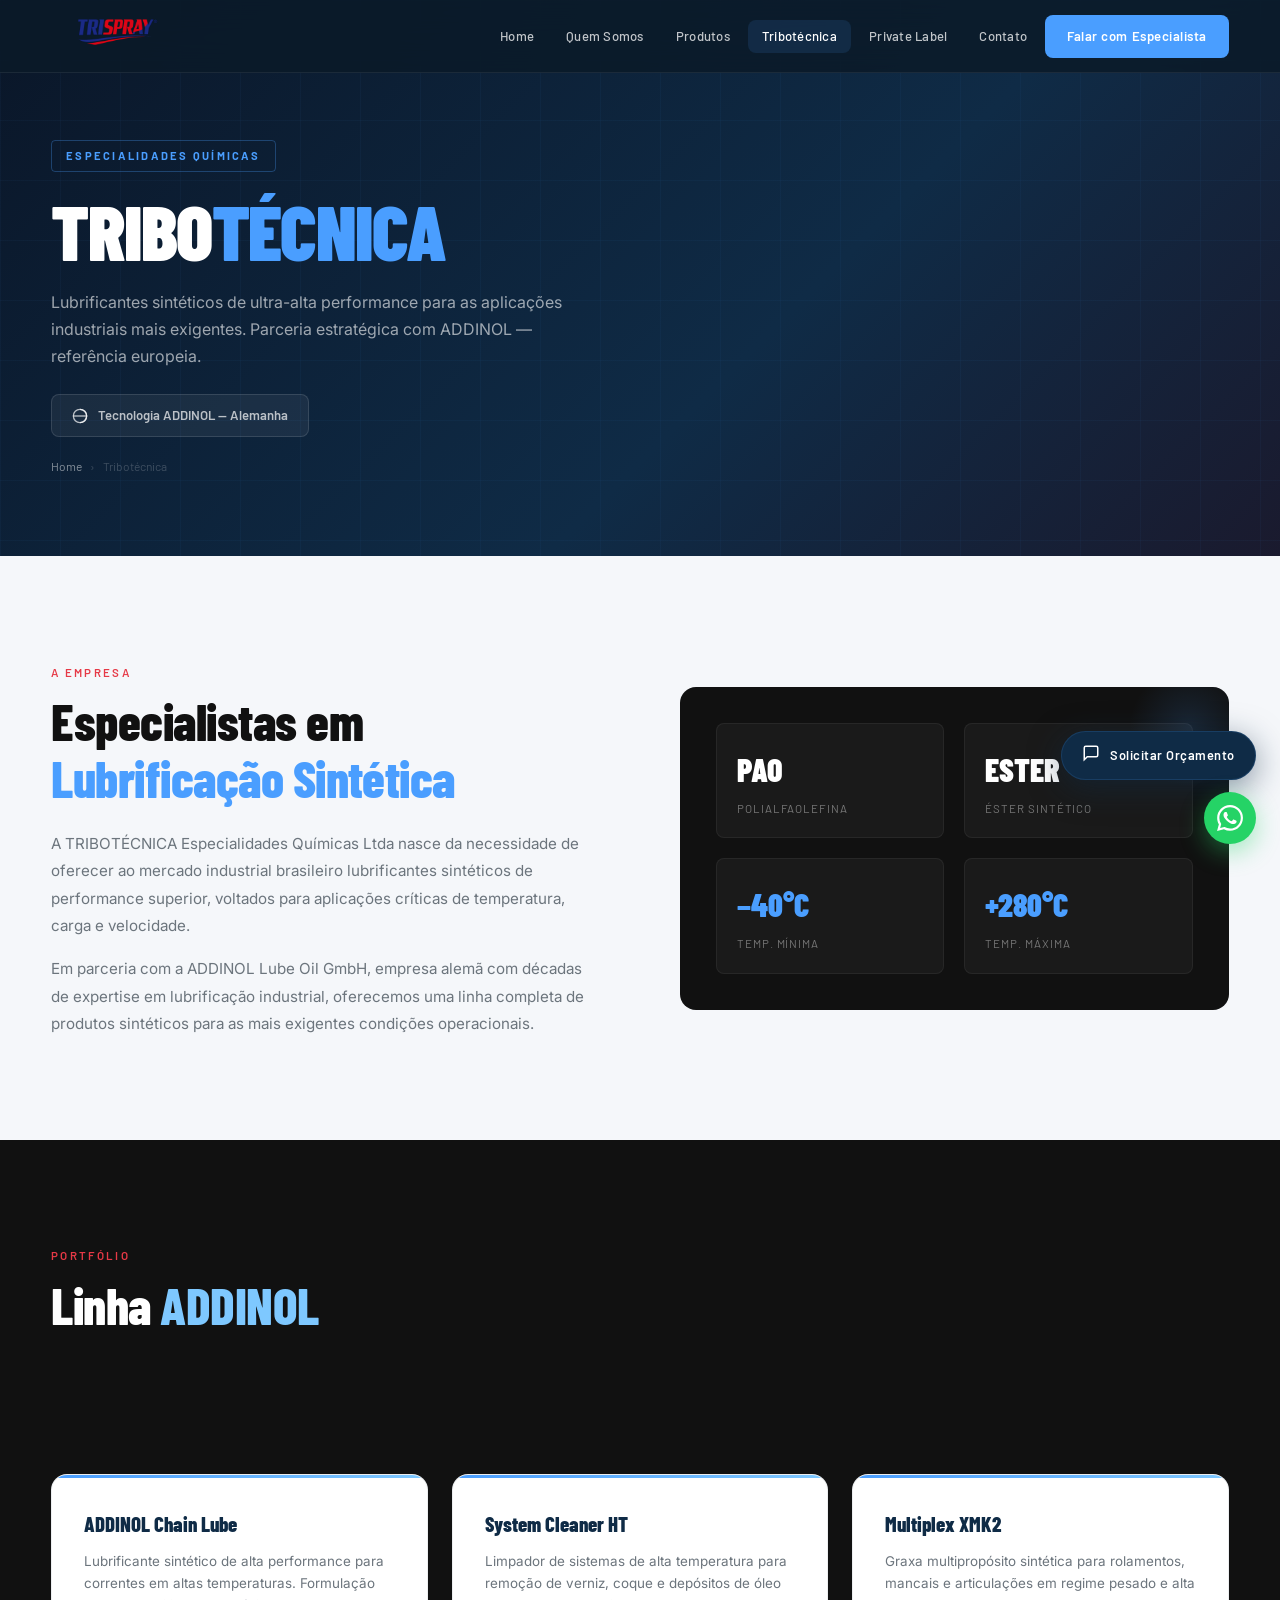
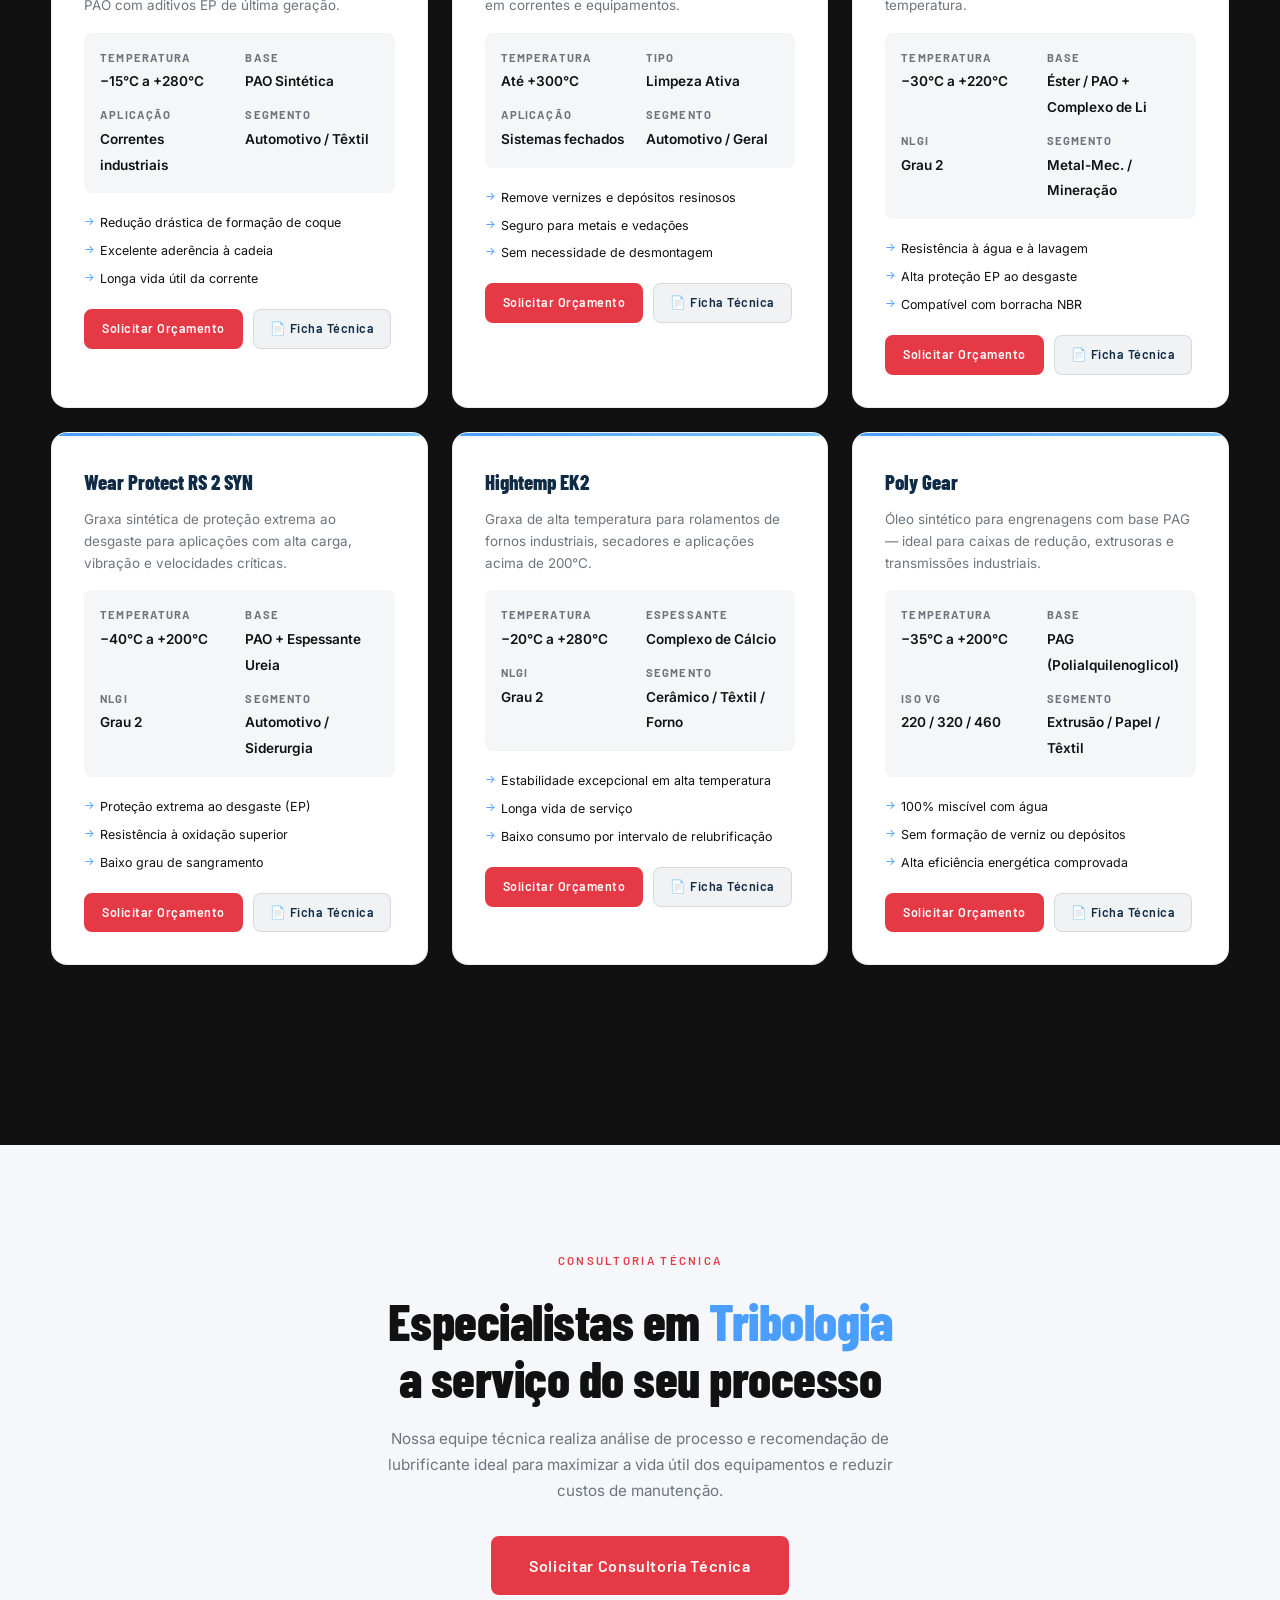
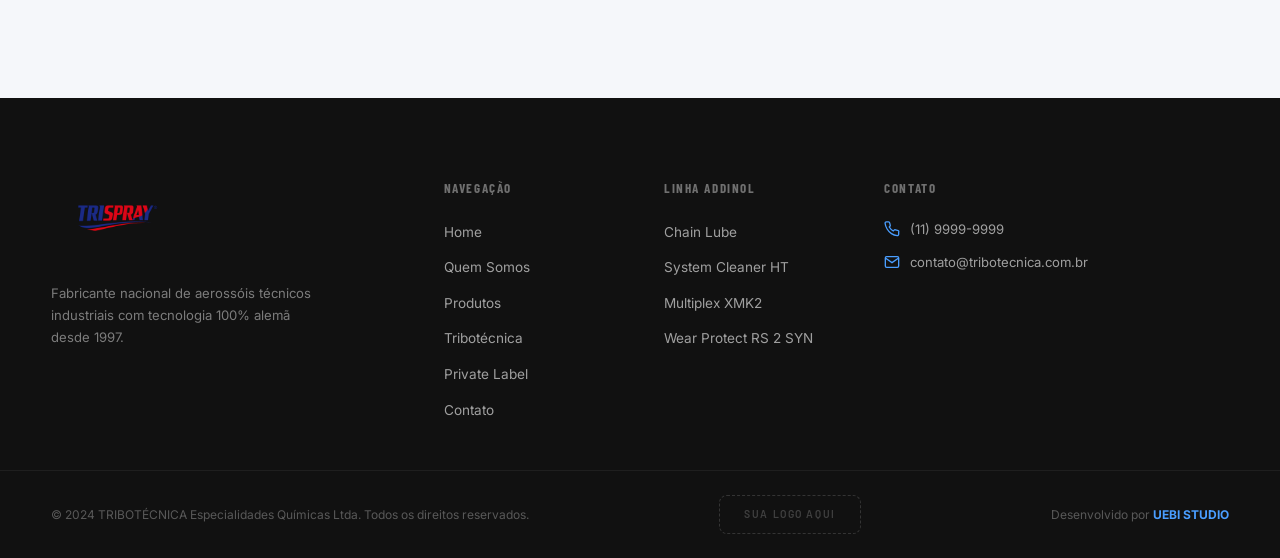
<file: tribotecnica.html>
<!DOCTYPE html>
<html lang="pt-BR">

<head>
    <meta charset="UTF-8">
    <meta name="viewport" content="width=device-width, initial-scale=1.0">
    <title>Tribotécnica — Especialidades Químicas Sintéticas | Linha ADDINOL</title>
    <meta name="description"
        content="Lubrificantes sintéticos de alta performance. Linha ADDINOL para aplicações industriais extremas: alta temperatura, correntes, engrenagens e proteção ao desgaste.">
    <link rel="preconnect" href="https://fonts.googleapis.com">
    <link rel="preconnect" href="https://fonts.gstatic.com" crossorigin>
    <link
        href="https://fonts.googleapis.com/css2?family=Barlow+Condensed:wght@700;800;900&family=Inter:wght@300;400;500;600;700&family=Barlow:wght@400;500;600&display=swap"
        rel="stylesheet">
    <link rel="stylesheet" href="style.css">
</head>

<body>
    <a href="contato.html" class="float-cta"><span class="float-cta__icon"><svg width="18" height="18"
                viewBox="0 0 24 24" fill="none" stroke="currentColor" stroke-width="2">
                <path d="M21 15a2 2 0 0 1-2 2H7l-4 4V5a2 2 0 0 1 2-2h14a2 2 0 0 1 2 2z"></path>
            </svg></span><span class="float-cta__text">Solicitar Orçamento</span></a>
    <a href="https://wa.me/5511999999999" class="float-wa" target="_blank" rel="noopener" aria-label="WhatsApp"><svg
            width="26" height="26" viewBox="0 0 24 24" fill="currentColor">
            <path
                d="M17.472 14.382c-.297-.149-1.758-.867-2.03-.967-.273-.099-.471-.148-.67.15-.197.297-.767.966-.94 1.164-.173.199-.347.223-.644.075-.297-.15-1.255-.463-2.39-1.475-.883-.788-1.48-1.761-1.653-2.059-.173-.297-.018-.458.13-.606.134-.133.298-.347.446-.52.149-.174.198-.298.298-.497.099-.198.05-.371-.025-.52-.075-.149-.669-1.612-.916-2.207-.242-.579-.487-.5-.669-.51-.173-.008-.371-.01-.57-.01-.198 0-.52.074-.792.372-.272.297-1.04 1.016-1.04 2.479 0 1.462 1.065 2.875 1.213 3.074.149.198 2.096 3.2 5.077 4.487.709.306 1.262.489 1.694.625.712.227 1.36.195 1.871.118.571-.085 1.758-.719 2.006-1.413.248-.694.248-1.289.173-1.413-.074-.124-.272-.198-.57-.347m-5.421 7.403h-.004a9.87 9.87 0 0 1-5.031-1.378l-.361-.214-3.741.982.998-3.648-.235-.374a9.86 9.86 0 0 1-1.51-5.26c.001-5.45 4.436-9.884 9.888-9.884 2.64 0 5.122 1.03 6.988 2.898a9.825 9.825 0 0 1 2.893 6.994c-.003 5.45-4.437 9.884-9.885 9.884m8.413-18.297A11.815 11.815 0 0 0 12.05 0C5.495 0 .16 5.335.157 11.892c0 2.096.547 4.142 1.588 5.945L.057 24l6.305-1.654a11.882 11.882 0 0 0 5.683 1.448h.005c6.554 0 11.89-5.335 11.893-11.893a11.821 11.821 0 0 0-3.48-8.413Z" />
        </svg></a>

    <header class="header" id="header">
        <div class="container header__inner">
            <a href="index.html" class="header__logo">
                <img src="logo.png" alt="TRISPRAY" style="height: 88px; width: auto; object-fit: contain;">
            </a>
            <nav class="header__nav" id="mainNav">
                <a href="index.html" class="nav-link">Home</a>
                <a href="quem-somos.html" class="nav-link">Quem Somos</a>
                <a href="produtos.html" class="nav-link">Produtos</a>
                <a href="tribotecnica.html" class="nav-link active">Tribotécnica</a>
                <a href="private-label.html" class="nav-link">Private Label</a>
                <a href="contato.html" class="nav-link">Contato</a>
                <a href="contato.html" class="btn btn--nav">Falar com Especialista</a>
            </nav>
            <button class="hamburger" id="hamburger" aria-label="Menu"><span></span><span></span><span></span></button>
        </div>
    </header>

    <main>
        <section class="page-hero tribo-header">
            <div class="container page-hero__content">
                <span class="page-hero__tag">Especialidades Químicas</span>
                <h1 class="page-hero__title">TRIBO<em>TÉCNICA</em></h1>
                <p class="page-hero__sub">Lubrificantes sintéticos de ultra-alta performance para as aplicações
                    industriais mais exigentes. Parceria estratégica com ADDINOL — referência europeia.</p>
                <div class="addinol-badge">
                    <svg width="16" height="16" viewBox="0 0 24 24" fill="none" stroke="currentColor" stroke-width="2">
                        <circle cx="12" cy="12" r="10" />
                        <path d="M12 2a10 10 0 0 1 0 20" />
                        <path d="M2 12h20" />
                    </svg>
                    Tecnologia ADDINOL — Alemanha
                </div>
                <nav class="breadcrumb" style="margin-top:20px;"><a
                        href="index.html">Home</a><span>›</span><span>Tribotécnica</span></nav>
            </div>
        </section>

        <!-- Intro -->
        <section class="section">
            <div class="container">
                <div style="display:grid;grid-template-columns:1fr 1fr;gap:80px;align-items:center;">
                    <div class="reveal">
                        <span class="section-tag">A Empresa</span>
                        <h2 class="section-title" style="margin-bottom:24px;">Especialistas em<br><em>Lubrificação
                                Sintética</em></h2>
                        <p style="color:var(--steel);line-height:1.8;margin-bottom:16px;font-size:.95rem;">A
                            TRIBOTÉCNICA Especialidades Químicas Ltda nasce da necessidade de oferecer ao mercado
                            industrial brasileiro lubrificantes sintéticos de performance superior, voltados para
                            aplicações críticas de temperatura, carga e velocidade.</p>
                        <p style="color:var(--steel);line-height:1.8;font-size:.95rem;">Em parceria com a ADDINOL Lube
                            Oil GmbH, empresa alemã com décadas de expertise em lubrificação industrial, oferecemos uma
                            linha completa de produtos sintéticos para as mais exigentes condições operacionais.</p>
                    </div>
                    <div class="reveal">
                        <div
                            style="background:var(--graphite);border-radius:var(--radius-lg);padding:36px;position:relative;overflow:hidden;">
                            <div
                                style="position:absolute;top:-20px;right:-20px;width:120px;height:120px;border-radius:50%;background:radial-gradient(circle,rgba(74,158,255,.15),transparent 70%);">
                            </div>
                            <div style="display:grid;grid-template-columns:1fr 1fr;gap:20px;">
                                <div
                                    style="padding:20px;background:rgba(255,255,255,.04);border-radius:var(--radius);border:1px solid rgba(255,255,255,.06);">
                                    <div
                                        style="font-family:var(--font-head);font-size:2rem;font-weight:900;color:var(--white);">
                                        PAO</div>
                                    <div
                                        style="font-size:.72rem;color:rgba(255,255,255,.4);letter-spacing:.08em;text-transform:uppercase;margin-top:4px;font-family:var(--font-alt);">
                                        Polialfaolefina</div>
                                </div>
                                <div
                                    style="padding:20px;background:rgba(255,255,255,.04);border-radius:var(--radius);border:1px solid rgba(255,255,255,.06);">
                                    <div
                                        style="font-family:var(--font-head);font-size:2rem;font-weight:900;color:var(--white);">
                                        ESTER</div>
                                    <div
                                        style="font-size:.72rem;color:rgba(255,255,255,.4);letter-spacing:.08em;text-transform:uppercase;margin-top:4px;font-family:var(--font-alt);">
                                        Éster Sintético</div>
                                </div>
                                <div
                                    style="padding:20px;background:rgba(255,255,255,.04);border-radius:var(--radius);border:1px solid rgba(255,255,255,.06);">
                                    <div
                                        style="font-family:var(--font-head);font-size:2rem;font-weight:900;color:var(--blue-accent);">
                                        −40°C</div>
                                    <div
                                        style="font-size:.72rem;color:rgba(255,255,255,.4);letter-spacing:.08em;text-transform:uppercase;margin-top:4px;font-family:var(--font-alt);">
                                        Temp. Mínima</div>
                                </div>
                                <div
                                    style="padding:20px;background:rgba(255,255,255,.04);border-radius:var(--radius);border:1px solid rgba(255,255,255,.06);">
                                    <div
                                        style="font-family:var(--font-head);font-size:2rem;font-weight:900;color:var(--blue-accent);">
                                        +280°C</div>
                                    <div
                                        style="font-size:.72rem;color:rgba(255,255,255,.4);letter-spacing:.08em;text-transform:uppercase;margin-top:4px;font-family:var(--font-alt);">
                                        Temp. Máxima</div>
                                </div>
                            </div>
                        </div>
                    </div>
                </div>
            </div>
        </section>

        <!-- Products -->
        <section class="section section--dark">
            <div class="container">
                <div class="section-header">
                    <span class="section-tag">Portfólio</span>
                    <h2 class="section-title">Linha <em>ADDINOL</em></h2>
                </div>
                <div class="tribo-products-grid">

                    <div class="tribo-prod-card reveal">
                        <h3>ADDINOL Chain Lube</h3>
                        <p style="font-size:.84rem;color:var(--steel);margin:10px 0 16px;line-height:1.65;">Lubrificante
                            sintético de alta performance para correntes em altas temperaturas. Formulação PAO com
                            aditivos EP de última geração.</p>
                        <div class="tribo-spec-grid">
                            <div class="tribo-spec"><span>Temperatura</span><span>−15°C a +280°C</span></div>
                            <div class="tribo-spec"><span>Base</span><span>PAO Sintética</span></div>
                            <div class="tribo-spec"><span>Aplicação</span><span>Correntes industriais</span></div>
                            <div class="tribo-spec"><span>Segmento</span><span>Automotivo / Têxtil</span></div>
                        </div>
                        <ul class="produto-item__benefits" style="margin:16px 0;">
                            <li>Redução drástica de formação de coque</li>
                            <li>Excelente aderência à cadeia</li>
                            <li>Longa vida útil da corrente</li>
                        </ul>
                        <div style="display:flex;gap:10px;flex-wrap:wrap;">
                            <a href="contato.html" class="btn btn--primary btn--sm">Solicitar Orçamento</a>
                            <a href="#" class="btn btn--pdf btn--sm">📄 Ficha Técnica</a>
                        </div>
                    </div>

                    <div class="tribo-prod-card reveal">
                        <h3>System Cleaner HT</h3>
                        <p style="font-size:.84rem;color:var(--steel);margin:10px 0 16px;line-height:1.65;">Limpador de
                            sistemas de alta temperatura para remoção de verniz, coque e depósitos de óleo em correntes
                            e equipamentos.</p>
                        <div class="tribo-spec-grid">
                            <div class="tribo-spec"><span>Temperatura</span><span>Até +300°C</span></div>
                            <div class="tribo-spec"><span>Tipo</span><span>Limpeza Ativa</span></div>
                            <div class="tribo-spec"><span>Aplicação</span><span>Sistemas fechados</span></div>
                            <div class="tribo-spec"><span>Segmento</span><span>Automotivo / Geral</span></div>
                        </div>
                        <ul class="produto-item__benefits" style="margin:16px 0;">
                            <li>Remove vernizes e depósitos resinosos</li>
                            <li>Seguro para metais e vedações</li>
                            <li>Sem necessidade de desmontagem</li>
                        </ul>
                        <div style="display:flex;gap:10px;flex-wrap:wrap;">
                            <a href="contato.html" class="btn btn--primary btn--sm">Solicitar Orçamento</a>
                            <a href="#" class="btn btn--pdf btn--sm">📄 Ficha Técnica</a>
                        </div>
                    </div>

                    <div class="tribo-prod-card reveal">
                        <h3>Multiplex XMK2</h3>
                        <p style="font-size:.84rem;color:var(--steel);margin:10px 0 16px;line-height:1.65;">Graxa
                            multipropósito sintética para rolamentos, mancais e articulações em regime pesado e alta
                            temperatura.</p>
                        <div class="tribo-spec-grid">
                            <div class="tribo-spec"><span>Temperatura</span><span>−30°C a +220°C</span></div>
                            <div class="tribo-spec"><span>Base</span><span>Éster / PAO + Complexo de Li</span></div>
                            <div class="tribo-spec"><span>NLGI</span><span>Grau 2</span></div>
                            <div class="tribo-spec"><span>Segmento</span><span>Metal-Mec. / Mineração</span></div>
                        </div>
                        <ul class="produto-item__benefits" style="margin:16px 0;">
                            <li>Resistência à água e à lavagem</li>
                            <li>Alta proteção EP ao desgaste</li>
                            <li>Compatível com borracha NBR</li>
                        </ul>
                        <div style="display:flex;gap:10px;flex-wrap:wrap;">
                            <a href="contato.html" class="btn btn--primary btn--sm">Solicitar Orçamento</a>
                            <a href="#" class="btn btn--pdf btn--sm">📄 Ficha Técnica</a>
                        </div>
                    </div>

                    <div class="tribo-prod-card reveal">
                        <h3>Wear Protect RS 2 SYN</h3>
                        <p style="font-size:.84rem;color:var(--steel);margin:10px 0 16px;line-height:1.65;">Graxa
                            sintética de proteção extrema ao desgaste para aplicações com alta carga, vibração e
                            velocidades críticas.</p>
                        <div class="tribo-spec-grid">
                            <div class="tribo-spec"><span>Temperatura</span><span>−40°C a +200°C</span></div>
                            <div class="tribo-spec"><span>Base</span><span>PAO + Espessante Ureia</span></div>
                            <div class="tribo-spec"><span>NLGI</span><span>Grau 2</span></div>
                            <div class="tribo-spec"><span>Segmento</span><span>Automotivo / Siderurgia</span></div>
                        </div>
                        <ul class="produto-item__benefits" style="margin:16px 0;">
                            <li>Proteção extrema ao desgaste (EP)</li>
                            <li>Resistência à oxidação superior</li>
                            <li>Baixo grau de sangramento</li>
                        </ul>
                        <div style="display:flex;gap:10px;flex-wrap:wrap;">
                            <a href="contato.html" class="btn btn--primary btn--sm">Solicitar Orçamento</a>
                            <a href="#" class="btn btn--pdf btn--sm">📄 Ficha Técnica</a>
                        </div>
                    </div>

                    <div class="tribo-prod-card reveal">
                        <h3>Hightemp EK2</h3>
                        <p style="font-size:.84rem;color:var(--steel);margin:10px 0 16px;line-height:1.65;">Graxa
                            de
                            alta temperatura para rolamentos de fornos industriais, secadores e aplicações acima de
                            200°C.</p>
                        <div class="tribo-spec-grid">
                            <div class="tribo-spec"><span>Temperatura</span><span>−20°C a +280°C</span></div>
                            <div class="tribo-spec"><span>Espessante</span><span>Complexo de Cálcio</span></div>
                            <div class="tribo-spec"><span>NLGI</span><span>Grau 2</span></div>
                            <div class="tribo-spec"><span>Segmento</span><span>Cerâmico / Têxtil / Forno</span></div>
                        </div>
                        <ul class="produto-item__benefits" style="margin:16px 0;">
                            <li>Estabilidade excepcional em alta temperatura</li>
                            <li>Longa vida de serviço</li>
                            <li>Baixo consumo por intervalo de relubrificação</li>
                        </ul>
                        <div style="display:flex;gap:10px;flex-wrap:wrap;">
                            <a href="contato.html" class="btn btn--primary btn--sm">Solicitar Orçamento</a>
                            <a href="#" class="btn btn--pdf btn--sm">📄 Ficha Técnica</a>
                        </div>
                    </div>

                    <div class="tribo-prod-card reveal">
                        <h3>Poly Gear</h3>
                        <p style="font-size:.84rem;color:var(--steel);margin:10px 0 16px;line-height:1.65;">Óleo
                            sintético para engrenagens com base PAG — ideal para caixas de redução, extrusoras e
                            transmissões industriais.</p>
                        <div class="tribo-spec-grid">
                            <div class="tribo-spec"><span>Temperatura</span><span>−35°C a +200°C</span></div>
                            <div class="tribo-spec"><span>Base</span><span>PAG (Polialquilenoglicol)</span></div>
                            <div class="tribo-spec"><span>ISO VG</span><span>220 / 320 / 460</span></div>
                            <div class="tribo-spec"><span>Segmento</span><span>Extrusão / Papel / Têxtil</span></div>
                        </div>
                        <ul class="produto-item__benefits" style="margin:16px 0;">
                            <li>100% miscível com água</li>
                            <li>Sem formação de verniz ou depósitos</li>
                            <li>Alta eficiência energética comprovada</li>
                        </ul>
                        <div style="display:flex;gap:10px;flex-wrap:wrap;">
                            <a href="contato.html" class="btn btn--primary btn--sm">Solicitar Orçamento</a>
                            <a href="#" class="btn btn--pdf btn--sm">📄 Ficha Técnica</a>
                        </div>
                    </div>

                </div>
            </div>
        </section>

        <!-- CTA -->
        <section class="section">
            <div class="container" style="text-align:center;">
                <span class="section-tag">Consultoria Técnica</span>
                <h2 class="section-title" style="margin:12px 0 20px;">Especialistas em <em>Tribologia</em><br>a serviço
                    do seu processo</h2>
                <p style="color:var(--steel);max-width:520px;margin:0 auto 32px;font-size:.95rem;line-height:1.7;">Nossa
                    equipe técnica realiza análise de processo e recomendação de lubrificante ideal para maximizar a
                    vida útil dos equipamentos e reduzir custos de manutenção.</p>
                <a href="contato.html" class="btn btn--primary btn--lg">Solicitar Consultoria Técnica</a>
            </div>
        </section>
    </main>

    <footer class="footer">
        <div class="footer__top">
            <div class="container footer__top-inner">
                <div class="footer__col footer__col--brand">
                    <div class="footer__logo"><img src="logo.png" alt="TRISPRAY"
                            style="height: 88px; width: auto; object-fit: contain;"></div>
                    <p>Fabricante nacional de aerossóis técnicos industriais com tecnologia 100% alemã desde 1997.</p>
                </div>
                <div class="footer__col">
                    <h4>Navegação</h4>
                    <ul>
                        <li><a href="index.html">Home</a></li>
                        <li><a href="quem-somos.html">Quem Somos</a></li>
                        <li><a href="produtos.html">Produtos</a></li>
                        <li><a href="tribotecnica.html">Tribotécnica</a></li>
                        <li><a href="private-label.html">Private Label</a></li>
                        <li><a href="contato.html">Contato</a></li>
                    </ul>
                </div>
                <div class="footer__col">
                    <h4>Linha ADDINOL</h4>
                    <ul>
                        <li><a href="tribotecnica.html">Chain Lube</a></li>
                        <li><a href="tribotecnica.html">System Cleaner HT</a></li>
                        <li><a href="tribotecnica.html">Multiplex XMK2</a></li>
                        <li><a href="tribotecnica.html">Wear Protect RS 2 SYN</a></li>
                    </ul>
                </div>
                <div class="footer__col">
                    <h4>Contato</h4>
                    <div class="footer__contact">
                        <div class="footer__contact-item"><svg width="16" height="16" viewBox="0 0 24 24" fill="none"
                                stroke="currentColor" stroke-width="2">
                                <path
                                    d="M22 16.92v3a2 2 0 0 1-2.18 2 19.79 19.79 0 0 1-8.63-3.07A19.5 19.5 0 0 1 4.69 12a19.79 19.79 0 0 1-3.07-8.67A2 2 0 0 1 3.6 1.28h3a2 2 0 0 1 2 1.72c.127.96.361 1.903.7 2.81a2 2 0 0 1-.45 2.11L7.91 9a16 16 0 0 0 6 6l1.27-1.27a2 2 0 0 1 2.11-.45c.907.339 1.85.573 2.81.7A2 2 0 0 1 22 16.92z" />
                            </svg><span>(11) 9999-9999</span></div>
                        <div class="footer__contact-item"><svg width="16" height="16" viewBox="0 0 24 24" fill="none"
                                stroke="currentColor" stroke-width="2">
                                <path d="M4 4h16c1.1 0 2 .9 2 2v12c0 1.1-.9 2-2 2H4c-1.1 0-2-.9-2-2V6c0-1.1.9-2 2-2z" />
                                <polyline points="22,6 12,13 2,6" />
                            </svg><span>contato@tribotecnica.com.br</span></div>
                    </div>
                </div>
            </div>
        </div>
        <div class="footer__bottom">
            <div class="container footer__bottom-inner">
                <p>© 2024 TRIBOTÉCNICA Especialidades Químicas Ltda. Todos os direitos reservados.</p>
                <div class="footer__logo-client">
                    <div class="logo-placeholder"><span>SUA LOGO AQUI</span></div>
                </div>
                <p class="footer__dev">Desenvolvido por <strong>UEBI STUDIO</strong></p>
            </div>
        </div>
    </footer>
    <script src="main.js"></script>
</body>

</html>
</file>
<file: style.css>
/* ═══════════════════════════════════════════════════
   TRISPRAY — INDUSTRIAL TECH PREMIUM DESIGN SYSTEM
   ═══════════════════════════════════════════════════ */

:root {
  --red-brand: #E63946;
  --red-dark: #C92A36;
  --blue-deep: #0F2B46;
  --blue-mid: #1A3D5C;
  --blue-accent: #4A9EFF;
  --blue-light: #7EC8FF;
  --steel: #6C757D;
  --steel-light: #9BA7B0;
  --graphite: #111111;
  --graphite-mid: #1C1C1C;
  --graphite-soft: #2A2A2A;
  --white-tech: #F5F7FA;
  --white: #FFFFFF;
  --green-nsf: #22C55E;
  --green-dark: #166534;
  --amber: #F59E0B;
  --border: rgba(74, 158, 255, .15);
  --border-dark: rgba(255, 255, 255, .07);

  --font-head: 'Barlow Condensed', sans-serif;
  --font-body: 'Inter', sans-serif;
  --font-alt: 'Barlow', sans-serif;

  --radius: 8px;
  --radius-lg: 16px;
  --shadow: 0 4px 24px rgba(0, 0, 0, .18);
  --shadow-lg: 0 12px 48px rgba(0, 0, 0, .28);

  --transition: .3s cubic-bezier(.25, .46, .45, .94);
}

*,
*::before,
*::after {
  box-sizing: border-box;
  margin: 0;
  padding: 0;
}

html {
  scroll-behavior: smooth;
  font-size: 16px;
}

body {
  font-family: var(--font-body);
  background: var(--white-tech);
  color: var(--graphite);
  line-height: 1.6;
  -webkit-font-smoothing: antialiased;
  overflow-x: hidden;
}

img {
  max-width: 100%;
  height: auto;
  display: block;
}

a {
  text-decoration: none;
  color: inherit;
}

ul {
  list-style: none;
}

/* ─── CONTAINER ─── */
.container {
  width: 100%;
  max-width: 1320px;
  margin: 0 auto;
  padding: 0 clamp(16px, 4vw, 64px);
}

/* ─── SECTION UTIL ─── */
.section {
  padding: clamp(64px, 8vw, 120px) 0;
}

.section--dark {
  background: var(--graphite);
  color: var(--white);
}

.section--blue {
  background: var(--blue-deep);
  color: var(--white);
}

.section-header {
  margin-bottom: clamp(40px, 5vw, 72px);
}

.section-header--center {
  text-align: center;
}

.section-header--split {
  display: flex;
  justify-content: space-between;
  align-items: flex-end;
  gap: 24px;
  flex-wrap: wrap;
}

.section-tag {
  display: inline-block;
  font-family: var(--font-alt);
  font-size: .72rem;
  font-weight: 600;
  letter-spacing: .2em;
  text-transform: uppercase;
  color: var(--red-brand);
  margin-bottom: 12px;
}

.section-title {
  font-family: var(--font-head);
  font-size: clamp(2rem, 4vw, 3.2rem);
  font-weight: 800;
  line-height: 1.1;
  letter-spacing: -.01em;
  color: inherit;
}

.section-title em {
  font-style: normal;
  color: var(--blue-accent);
}

.section--dark .section-title em,
.section--blue .section-title em {
  color: var(--blue-light);
}

.section-desc {
  margin-top: 16px;
  font-size: 1rem;
  color: var(--steel);
  max-width: 560px;
}

.section--dark .section-desc {
  color: var(--steel-light);
}

/* ─── BUTTONS ─── */
.btn {
  display: inline-flex;
  align-items: center;
  gap: 8px;
  padding: 12px 28px;
  border-radius: var(--radius);
  font-family: var(--font-alt);
  font-weight: 600;
  font-size: .9rem;
  letter-spacing: .04em;
  cursor: pointer;
  border: 2px solid transparent;
  transition: var(--transition);
  white-space: nowrap;
}

.btn--primary {
  background: var(--red-brand);
  color: var(--white);
  border-color: var(--red-brand);
}

.btn--primary:hover {
  background: var(--red-dark);
  border-color: var(--red-dark);
  transform: translateY(-2px);
  box-shadow: 0 8px 24px rgba(230, 57, 70, .35);
}

.btn--ghost {
  background: transparent;
  color: var(--white);
  border-color: rgba(255, 255, 255, .4);
}

.btn--ghost:hover {
  border-color: var(--white);
  background: rgba(255, 255, 255, .08);
}

.btn--outline {
  background: transparent;
  color: var(--blue-accent);
  border-color: var(--blue-accent);
}

.btn--outline:hover {
  background: var(--blue-accent);
  color: var(--white);
}

.btn--nav {
  background: var(--blue-accent);
  color: var(--white);
  padding: 9px 20px;
  font-size: .82rem;
}

.btn--nav:hover {
  background: #2d87f0;
}

.btn--lg {
  padding: 15px 36px;
  font-size: 1rem;
}

/* ─── FLOATING ELEMENTS ─── */
.float-cta {
  position: fixed;
  right: 24px;
  bottom: 120px;
  z-index: 999;
  display: flex;
  align-items: center;
  gap: 10px;
  background: var(--blue-deep);
  color: var(--white);
  border: 1px solid var(--border);
  border-radius: 40px;
  padding: 12px 20px;
  font-family: var(--font-alt);
  font-weight: 600;
  font-size: .8rem;
  letter-spacing: .04em;
  box-shadow: 0 8px 32px rgba(15, 43, 70, .5);
  transition: var(--transition);
}

.float-cta:hover {
  background: var(--blue-accent);
  border-color: var(--blue-accent);
  transform: translateY(-3px);
}

.float-wa {
  position: fixed;
  right: 24px;
  bottom: 56px;
  z-index: 999;
  width: 52px;
  height: 52px;
  border-radius: 50%;
  background: #25D366;
  color: var(--white);
  display: flex;
  align-items: center;
  justify-content: center;
  box-shadow: 0 8px 24px rgba(37, 211, 102, .4);
  transition: var(--transition);
}

.float-wa:hover {
  transform: scale(1.1);
}

/* ═══════════════════════════════════════
   HEADER
═══════════════════════════════════════ */
.header {
  position: fixed;
  top: 0;
  left: 0;
  right: 0;
  z-index: 1000;
  background: rgba(11, 26, 41, .85);
  backdrop-filter: blur(16px);
  -webkit-backdrop-filter: blur(16px);
  border-bottom: 1px solid var(--border-dark);
  transition: var(--transition);
}

.header.scrolled {
  background: rgba(11, 26, 41, .97);
  box-shadow: 0 4px 24px rgba(0, 0, 0, .3);
}

.header__inner {
  display: flex;
  align-items: center;
  justify-content: space-between;
  gap: 24px;
  height: 72px;
}

.header__logo {
  display: flex;
  align-items: center;
  gap: 12px;
  flex-shrink: 0;
}

.logo-text {
  display: flex;
  flex-direction: column;
}

.logo-brand {
  font-family: var(--font-head);
  font-size: 1.3rem;
  font-weight: 900;
  letter-spacing: .08em;
  color: var(--white);
  line-height: 1;
}

.logo-sub {
  font-size: .6rem;
  letter-spacing: .15em;
  text-transform: uppercase;
  color: var(--blue-accent);
  line-height: 1;
  margin-top: 3px;
}

.header__nav {
  display: flex;
  align-items: center;
  gap: 4px;
}

.nav-link {
  font-family: var(--font-alt);
  font-size: .82rem;
  font-weight: 500;
  color: rgba(255, 255, 255, .75);
  padding: 6px 14px;
  border-radius: var(--radius);
  transition: var(--transition);
  display: flex;
  align-items: center;
  gap: 4px;
  letter-spacing: .02em;
}

.nav-link:hover,
.nav-link.active {
  color: var(--white);
  background: rgba(74, 158, 255, .12);
}

.nav-dropdown {
  position: relative;
}

.dropdown-menu {
  position: absolute;
  top: calc(100% + 8px);
  left: 0;
  background: var(--blue-deep);
  border: 1px solid var(--border);
  border-radius: var(--radius);
  padding: 8px;
  min-width: 240px;
  opacity: 0;
  visibility: hidden;
  transform: translateY(-8px);
  transition: var(--transition);
  box-shadow: var(--shadow-lg);
}

.nav-dropdown:hover .dropdown-menu {
  opacity: 1;
  visibility: visible;
  transform: translateY(0);
}

.dropdown-item {
  display: block;
  padding: 9px 14px;
  font-size: .82rem;
  color: rgba(255, 255, 255, .75);
  border-radius: 6px;
  transition: var(--transition);
  font-family: var(--font-alt);
}

.dropdown-item:hover {
  background: rgba(74, 158, 255, .15);
  color: var(--white);
}

.hamburger {
  display: none;
  flex-direction: column;
  gap: 5px;
  background: none;
  border: none;
  cursor: pointer;
  padding: 4px;
}

.hamburger span {
  display: block;
  width: 24px;
  height: 2px;
  background: var(--white);
  border-radius: 2px;
  transition: var(--transition);
}

/* ═══════════════════════════════════════
   HERO
═══════════════════════════════════════ */
.hero {
  position: relative;
  min-height: 100vh;
  display: flex;
  align-items: center;
  overflow: hidden;
  padding-top: 72px;
}

.hero__bg {
  position: absolute;
  inset: 0;
  z-index: 0;
}

.hero__img {
  width: 100%;
  height: 100%;
  object-fit: cover;
  object-position: center right;
  filter: saturate(.7) brightness(.5);
}

.hero__overlay {
  position: absolute;
  inset: 0;
  background: linear-gradient(105deg,
      rgba(15, 43, 70, .97) 0%,
      rgba(15, 43, 70, .82) 40%,
      rgba(15, 43, 70, .4) 70%,
      transparent 100%);
}

.hero__grid-lines {
  position: absolute;
  inset: 0;
  background-image:
    linear-gradient(rgba(74, 158, 255, .04) 1px, transparent 1px),
    linear-gradient(90deg, rgba(74, 158, 255, .04) 1px, transparent 1px);
  background-size: 60px 60px;
}

.hero__content {
  position: relative;
  z-index: 1;
  padding-top: clamp(48px, 8vh, 100px);
  padding-bottom: clamp(48px, 8vh, 100px);
  max-width: 800px;
}

.hero__meta {
  display: flex;
  align-items: center;
  gap: 12px;
  margin-bottom: 28px;
  flex-wrap: wrap;
}

.hero__tag {
  font-family: var(--font-alt);
  font-size: .72rem;
  font-weight: 600;
  letter-spacing: .18em;
  text-transform: uppercase;
  color: var(--red-brand);
}

.hero__sep {
  color: rgba(255, 255, 255, .25);
}

.hero__headline {
  display: flex;
  flex-direction: column;
  gap: 0;
  margin-bottom: 28px;
}

.hero__headline-line1 {
  font-family: var(--font-head);
  font-size: clamp(1.4rem, 2.5vw, 2rem);
  font-weight: 400;
  color: rgba(255, 255, 255, .7);
  letter-spacing: .04em;
  text-transform: uppercase;
}

.hero__headline-line2 {
  font-family: var(--font-head);
  font-size: clamp(3rem, 7vw, 6.5rem);
  font-weight: 900;
  line-height: .95;
  letter-spacing: -.02em;
  text-transform: uppercase;
  color: var(--white);
}

.hero__headline-accent {
  font-family: var(--font-head);
  font-size: clamp(1.8rem, 4vw, 3.5rem);
  font-weight: 700;
  line-height: 1.1;
  color: var(--blue-accent);
  letter-spacing: .02em;
  text-transform: uppercase;
}

.hero__sub {
  font-size: clamp(.9rem, 1.2vw, 1.05rem);
  color: rgba(255, 255, 255, .65);
  line-height: 1.7;
  margin-bottom: 40px;
  max-width: 520px;
}

.hero__actions {
  display: flex;
  gap: 16px;
  flex-wrap: wrap;
  margin-bottom: 56px;
}

.hero__stats {
  display: flex;
  align-items: center;
  gap: 32px;
  padding-top: 36px;
  border-top: 1px solid rgba(255, 255, 255, .1);
  flex-wrap: wrap;
}

.hero__stat {
  display: flex;
  flex-direction: column;
}

.hero__stat-num {
  font-family: var(--font-head);
  font-size: 2.8rem;
  font-weight: 900;
  color: var(--white);
  line-height: 1;
}

.hero__stat-unit {
  font-size: 1.5rem;
  color: var(--blue-accent);
  font-weight: 800;
}

.hero__stat-label {
  font-size: .72rem;
  letter-spacing: .1em;
  text-transform: uppercase;
  color: rgba(255, 255, 255, .5);
  margin-top: 4px;
  font-family: var(--font-alt);
}

.hero__stat-div {
  width: 1px;
  height: 48px;
  background: rgba(255, 255, 255, .12);
}

.hero__scroll {
  position: absolute;
  bottom: 40px;
  left: 50%;
  transform: translateX(-50%);
  display: flex;
  flex-direction: column;
  align-items: center;
  gap: 8px;
  z-index: 1;
  color: rgba(255, 255, 255, .4);
  font-size: .65rem;
  letter-spacing: .15em;
  text-transform: uppercase;
  font-family: var(--font-alt);
}

.hero__scroll-line {
  width: 1px;
  height: 48px;
  background: linear-gradient(to bottom, rgba(74, 158, 255, .6), transparent);
  animation: scrollPulse 2s infinite;
}

@keyframes scrollPulse {

  0%,
  100% {
    opacity: .4;
    transform: scaleY(1);
  }

  50% {
    opacity: 1;
    transform: scaleY(.6);
  }
}

/* ═══════════════════════════════════════
   DIFERENCIAIS
═══════════════════════════════════════ */
.diferenciais__grid {
  display: grid;
  grid-template-columns: repeat(auto-fill, minmax(320px, 1fr));
  gap: 1px;
  background: rgba(74, 158, 255, .1);
  border: 1px solid rgba(74, 158, 255, .1);
  border-radius: var(--radius-lg);
  overflow: hidden;
}

.dif-card {
  background: var(--white);
  padding: 40px 36px;
  position: relative;
  transition: var(--transition);
}

.dif-card:hover {
  background: rgba(15, 43, 70, .03);
}

.dif-card__num {
  font-family: var(--font-head);
  font-size: 4rem;
  font-weight: 900;
  color: rgba(74, 158, 255, .07);
  line-height: 1;
  position: absolute;
  top: 24px;
  right: 28px;
  letter-spacing: -.02em;
}

.dif-card__icon {
  color: var(--blue-accent);
  margin-bottom: 20px;
}

.dif-card h3 {
  font-family: var(--font-head);
  font-size: 1.25rem;
  font-weight: 700;
  margin-bottom: 10px;
  color: var(--blue-deep);
  letter-spacing: .01em;
}

.dif-card p {
  font-size: .88rem;
  color: var(--steel);
  line-height: 1.65;
}

/* ═══════════════════════════════════════
   SEGMENTOS
═══════════════════════════════════════ */
.segmentos__grid {
  display: grid;
  grid-template-columns: repeat(auto-fill, minmax(200px, 1fr));
  gap: 16px;
}

.seg-card {
  background: var(--graphite-mid);
  border: 1px solid rgba(255, 255, 255, .06);
  border-radius: var(--radius);
  padding: 32px 24px;
  text-align: center;
  transition: var(--transition);
  cursor: default;
}

.seg-card:hover {
  border-color: var(--blue-accent);
  background: rgba(74, 158, 255, .08);
  transform: translateY(-4px);
}

.seg-card__icon {
  color: var(--blue-accent);
  margin: 0 auto 16px;
  display: flex;
  justify-content: center;
}

.seg-card h3 {
  font-family: var(--font-head);
  font-size: 1.05rem;
  font-weight: 700;
  color: var(--white);
  margin-bottom: 6px;
  letter-spacing: .02em;
}

.seg-card p {
  font-size: .75rem;
  color: var(--steel-light);
  line-height: 1.5;
}

/* ═══════════════════════════════════════
   PRODUTOS PREVIEW
═══════════════════════════════════════ */
.produtos-preview__grid {
  display: grid;
  grid-template-columns: repeat(auto-fill, minmax(280px, 1fr));
  gap: 24px;
}

.prod-card {
  background: var(--white);
  border: 1px solid rgba(15, 43, 70, .08);
  border-radius: var(--radius-lg);
  padding: 32px 28px;
  position: relative;
  overflow: hidden;
  transition: var(--transition);
}

.prod-card::before {
  content: '';
  position: absolute;
  inset: 0;
  background: linear-gradient(135deg, rgba(74, 158, 255, .03), transparent);
  opacity: 0;
  transition: var(--transition);
}

.prod-card:hover {
  transform: translateY(-6px);
  box-shadow: var(--shadow-lg);
}

.prod-card:hover::before {
  opacity: 1;
}

.prod-card__accent {
  position: absolute;
  top: 0;
  left: 0;
  width: 100%;
  height: 3px;
  background: var(--accent, var(--blue-accent));
}

.prod-card__head {
  display: flex;
  justify-content: space-between;
  align-items: flex-start;
  margin-bottom: 20px;
  color: var(--blue-deep);
}

.prod-card__tag {
  font-size: .68rem;
  font-weight: 700;
  letter-spacing: .12em;
  text-transform: uppercase;
  background: rgba(74, 158, 255, .1);
  color: var(--blue-accent);
  padding: 4px 10px;
  border-radius: 4px;
  font-family: var(--font-alt);
}

.nsf-tag {
  background: rgba(34, 197, 94, .1) !important;
  color: var(--green-nsf) !important;
}

.prod-card h3 {
  font-family: var(--font-head);
  font-size: 1.3rem;
  font-weight: 800;
  color: var(--blue-deep);
  margin-bottom: 10px;
  letter-spacing: .01em;
}

.prod-card p {
  font-size: .85rem;
  color: var(--steel);
  line-height: 1.6;
  margin-bottom: 20px;
}

.prod-card__link {
  font-family: var(--font-alt);
  font-size: .82rem;
  font-weight: 700;
  color: var(--blue-accent);
  letter-spacing: .04em;
  transition: var(--transition);
}

.prod-card__link:hover {
  letter-spacing: .1em;
}

/* ═══════════════════════════════════════
   PRIVATE LABEL
═══════════════════════════════════════ */
.private-label__inner {
  display: grid;
  grid-template-columns: 1fr 1fr;
  gap: 80px;
  align-items: center;
}

.private-label__content p {
  margin: 20px 0 28px;
  font-size: .95rem;
  color: rgba(255, 255, 255, .65);
  line-height: 1.8;
}

.checkList {
  display: flex;
  flex-direction: column;
  gap: 12px;
  margin-bottom: 36px;
}

.checkList li {
  display: flex;
  align-items: center;
  gap: 10px;
  font-size: .9rem;
  color: rgba(255, 255, 255, .8);
}

.checkList li svg {
  color: var(--green-nsf);
  flex-shrink: 0;
}

.pl-visual-box {
  position: relative;
  height: 360px;
  display: flex;
  align-items: center;
  justify-content: center;
}

.pl-glow {
  position: absolute;
  width: 200px;
  height: 200px;
  border-radius: 50%;
  background: radial-gradient(circle, rgba(74, 158, 255, .2), transparent 70%);
  animation: glowPulse 3s infinite;
}

@keyframes glowPulse {

  0%,
  100% {
    transform: scale(1);
    opacity: .6
  }

  50% {
    transform: scale(1.2);
    opacity: 1
  }
}

.pl-can {
  position: absolute;
  display: flex;
  flex-direction: column;
  align-items: center;
  transition: var(--transition);
}

.pl-can:hover {
  transform: translateY(-8px);
}

.pl-can__body {
  width: 68px;
  height: 160px;
  border-radius: 10px 10px 8px 8px;
  background: linear-gradient(135deg, #3a5a7a, #1a3d5c, #0f2b46);
  border: 1px solid rgba(74, 158, 255, .3);
  box-shadow: inset -8px 0 16px rgba(0, 0, 0, .4), 0 8px 32px rgba(0, 0, 0, .4);
  position: relative;
  overflow: hidden;
}

.pl-can__body::before {
  content: '';
  position: absolute;
  top: 0;
  left: 25%;
  width: 20%;
  height: 100%;
  background: linear-gradient(to bottom, rgba(255, 255, 255, .15), transparent);
  border-radius: 0 0 4px 4px;
}

.pl-can__label {
  margin-top: 8px;
  font-family: var(--font-head);
  font-size: .6rem;
  font-weight: 700;
  letter-spacing: .12em;
  text-align: center;
  color: rgba(255, 255, 255, .4);
}

.pl-can--1 {
  left: 50px;
  transform: rotate(-8deg);
  z-index: 1;
}

.pl-can--2 {
  transform: rotate(0deg) translateY(-16px);
  z-index: 3;
}

.pl-can--3 {
  right: 50px;
  transform: rotate(8deg);
  z-index: 2;
}

.pl-can--1 .pl-can__body {
  background: linear-gradient(135deg, #4a7a3a, #2a5a2a, #1a3a1a);
}

.pl-can--3 .pl-can__body {
  background: linear-gradient(135deg, #7a3a3a, #5a1a1a, #3a0a0a);
}

/* ═══════════════════════════════════════
   QUALIDADE
═══════════════════════════════════════ */
.qualidade__grid {
  display: grid;
  grid-template-columns: repeat(auto-fill, minmax(260px, 1fr));
  gap: 24px;
}

.qual-item {
  background: var(--white);
  border: 1px solid rgba(15, 43, 70, .08);
  border-radius: var(--radius-lg);
  padding: 36px 28px;
  transition: var(--transition);
}

.qual-item:hover {
  box-shadow: var(--shadow);
  transform: translateY(-4px);
}

.qual-item__icon {
  color: var(--blue-accent);
  margin-bottom: 20px;
}

.qual-item__icon.nsf-icon {
  color: var(--green-nsf);
}

.qual-item h3 {
  font-family: var(--font-head);
  font-size: 1.15rem;
  font-weight: 700;
  color: var(--blue-deep);
  margin-bottom: 10px;
}

.qual-item p {
  font-size: .84rem;
  color: var(--steel);
  line-height: 1.65;
  margin-bottom: 18px;
}

.qual-link {
  font-family: var(--font-alt);
  font-size: .82rem;
  font-weight: 700;
  color: var(--blue-accent);
  transition: var(--transition);
}

.qual-link:hover {
  letter-spacing: .06em;
}

/* ═══════════════════════════════════════
   TRIBOTÉCNICA PREVIEW
═══════════════════════════════════════ */
.tribo-preview__inner {
  display: grid;
  grid-template-columns: auto 1fr 1fr;
  gap: 64px;
  align-items: start;
}

.tribo-preview__label {
  writing-mode: vertical-rl;
  text-orientation: mixed;
  transform: rotate(180deg);
}

.tribo-preview__label span {
  font-family: var(--font-head);
  font-size: .75rem;
  font-weight: 700;
  letter-spacing: .25em;
  text-transform: uppercase;
  color: var(--blue-accent);
  border-right: 2px solid var(--blue-accent);
  padding-right: 16px;
}

.tribo-preview__content p {
  margin: 20px 0 28px;
  font-size: .9rem;
  color: rgba(255, 255, 255, .65);
  line-height: 1.8;
}

.tribo-prod-item {
  display: flex;
  align-items: center;
  gap: 20px;
  padding: 18px 0;
  border-bottom: 1px solid rgba(255, 255, 255, .06);
}

.tribo-num {
  font-family: var(--font-head);
  font-size: 1.5rem;
  font-weight: 900;
  color: rgba(74, 158, 255, .25);
  min-width: 32px;
}

.tribo-prod-item strong {
  display: block;
  font-family: var(--font-head);
  font-size: 1rem;
  font-weight: 700;
  color: var(--white);
  letter-spacing: .02em;
}

.tribo-prod-item span {
  font-size: .78rem;
  color: rgba(255, 255, 255, .45);
  margin-top: 2px;
  display: block;
}

/* ═══════════════════════════════════════
   FOOTER
═══════════════════════════════════════ */
.footer {
  background: var(--graphite);
  color: var(--white);
}

.footer__top {
  padding: 80px 0 48px;
  border-bottom: 1px solid rgba(255, 255, 255, .06);
}

.footer__top-inner {
  display: grid;
  grid-template-columns: 2fr 1fr 1fr 2fr;
  gap: 48px;
}

.footer__col--brand p {
  margin-top: 16px;
  font-size: .82rem;
  color: rgba(255, 255, 255, .45);
  line-height: 1.7;
  max-width: 280px;
}

.footer__logo {
  display: flex;
  align-items: center;
  gap: 12px;
}

.footer__social {
  display: flex;
  gap: 12px;
  margin-top: 24px;
}

.social-icon {
  width: 36px;
  height: 36px;
  border-radius: 8px;
  background: rgba(255, 255, 255, .06);
  display: flex;
  align-items: center;
  justify-content: center;
  color: rgba(255, 255, 255, .6);
  transition: var(--transition);
}

.social-icon:hover {
  background: var(--blue-accent);
  color: var(--white);
}

.footer__col h4 {
  font-family: var(--font-head);
  font-size: .82rem;
  font-weight: 700;
  letter-spacing: .12em;
  text-transform: uppercase;
  color: rgba(255, 255, 255, .4);
  margin-bottom: 20px;
}

.footer__col ul li+li {
  margin-top: 10px;
}

.footer__col ul a {
  font-size: .85rem;
  color: rgba(255, 255, 255, .6);
  transition: var(--transition);
}

.footer__col ul a:hover {
  color: var(--blue-accent);
  padding-left: 6px;
}

.footer__contact {
  display: flex;
  flex-direction: column;
  gap: 12px;
}

.footer__contact-item {
  display: flex;
  align-items: flex-start;
  gap: 10px;
  font-size: .82rem;
  color: rgba(255, 255, 255, .6);
}

.footer__contact-item svg {
  flex-shrink: 0;
  color: var(--blue-accent);
  margin-top: 2px;
}

.footer__map {
  margin-top: 20px;
  border-radius: var(--radius);
  overflow: hidden;
  height: 140px;
  border: 1px solid rgba(255, 255, 255, .07);
}

.footer__map iframe {
  width: 100%;
  height: 100%;
  border: none;
  filter: invert(.85) hue-rotate(180deg) saturate(.6);
}

.footer__mid {
  padding: 16px 0;
  border-bottom: 1px solid rgba(255, 255, 255, .04);
}

.footer__mid-inner {
  display: flex;
  gap: 16px;
  align-items: center;
  justify-content: center;
  flex-wrap: wrap;
}

.footer__mid-inner span {
  color: rgba(255, 255, 255, .2);
}

.footer__mid-inner a {
  font-size: .78rem;
  color: rgba(255, 255, 255, .45);
  font-family: var(--font-alt);
  transition: var(--transition);
}

.footer__mid-inner a:hover {
  color: var(--blue-accent);
}

.footer__bottom {
  padding: 24px 0;
}

.footer__bottom-inner {
  display: flex;
  align-items: center;
  justify-content: space-between;
  gap: 24px;
  flex-wrap: wrap;
}

.footer__bottom-inner p {
  font-size: .75rem;
  color: rgba(255, 255, 255, .3);
}

.footer__dev {
  color: rgba(255, 255, 255, .3) !important;
}

.footer__dev strong {
  color: var(--blue-accent);
}

.logo-placeholder {
  border: 1px dashed rgba(255, 255, 255, .15);
  border-radius: var(--radius);
  padding: 10px 24px;
  display: flex;
  align-items: center;
  justify-content: center;
}

.logo-placeholder span {
  font-size: .65rem;
  letter-spacing: .15em;
  text-transform: uppercase;
  color: rgba(255, 255, 255, .2);
  font-family: var(--font-alt);
  font-weight: 600;
}

/* ═══════════════════════════════════════
   REVEAL ANIMATIONS
═══════════════════════════════════════ */
.reveal {
  opacity: 0;
  transform: translateY(32px);
  transition: opacity .7s ease, transform .7s ease;
}

.reveal.visible {
  opacity: 1;
  transform: translateY(0);
}

.reveal:nth-child(2) {
  transition-delay: .1s;
}

.reveal:nth-child(3) {
  transition-delay: .2s;
}

.reveal:nth-child(4) {
  transition-delay: .3s;
}

.reveal:nth-child(5) {
  transition-delay: .4s;
}

.reveal:nth-child(6) {
  transition-delay: .5s;
}

/* ═══════════════════════════════════════
   PAGE HERO (internas)
═══════════════════════════════════════ */
.page-hero {
  background: linear-gradient(135deg, var(--blue-deep) 0%, var(--graphite) 100%);
  padding: 140px 0 80px;
  position: relative;
  overflow: hidden;
}

.page-hero::before {
  content: '';
  position: absolute;
  inset: 0;
  background-image:
    linear-gradient(rgba(74, 158, 255, .04) 1px, transparent 1px),
    linear-gradient(90deg, rgba(74, 158, 255, .04) 1px, transparent 1px);
  background-size: 60px 60px;
}

.page-hero__content {
  position: relative;
  z-index: 1;
}

.page-hero__tag {
  display: inline-block;
  font-family: var(--font-alt);
  font-size: .7rem;
  font-weight: 700;
  letter-spacing: .2em;
  text-transform: uppercase;
  color: var(--blue-accent);
  border: 1px solid rgba(74, 158, 255, .3);
  padding: 6px 14px;
  border-radius: 4px;
  margin-bottom: 20px;
}

.page-hero__title {
  font-family: var(--font-head);
  font-size: clamp(2.5rem, 6vw, 5rem);
  font-weight: 900;
  color: var(--white);
  line-height: 1;
  letter-spacing: -.02em;
  text-transform: uppercase;
}

.page-hero__title em {
  font-style: normal;
  color: var(--blue-accent);
}

.page-hero__sub {
  margin-top: 20px;
  font-size: 1rem;
  color: rgba(255, 255, 255, .6);
  max-width: 540px;
  line-height: 1.7;
}

.breadcrumb {
  display: flex;
  align-items: center;
  gap: 8px;
  margin-top: 32px;
  font-size: .75rem;
  color: rgba(255, 255, 255, .35);
  font-family: var(--font-alt);
}

.breadcrumb a {
  color: rgba(255, 255, 255, .5);
  transition: var(--transition);
}

.breadcrumb a:hover {
  color: var(--blue-accent);
}

.breadcrumb span {
  color: rgba(255, 255, 255, .2);
}

/* ═══════════════════════════════════════
   PRODUTO CARD (página produtos)
═══════════════════════════════════════ */
.produtos-page {
  display: grid;
  grid-template-columns: 280px 1fr;
  gap: 48px;
  align-items: start;
  padding: clamp(40px, 6vw, 80px) 0;
}

.filter-sidebar {
  background: var(--white);
  border: 1px solid rgba(15, 43, 70, .08);
  border-radius: var(--radius-lg);
  padding: 28px;
  position: sticky;
  top: 96px;
}

.filter-sidebar h3 {
  font-family: var(--font-head);
  font-size: .8rem;
  font-weight: 700;
  letter-spacing: .15em;
  text-transform: uppercase;
  color: var(--steel);
  margin-bottom: 16px;
}

.filter-btn {
  display: flex;
  align-items: center;
  gap: 10px;
  width: 100%;
  text-align: left;
  padding: 10px 14px;
  border-radius: var(--radius);
  font-size: .85rem;
  font-family: var(--font-alt);
  font-weight: 500;
  color: var(--graphite);
  background: none;
  border: none;
  cursor: pointer;
  transition: var(--transition);
  margin-bottom: 4px;
}

.filter-btn:hover,
.filter-btn.active {
  background: rgba(74, 158, 255, .1);
  color: var(--blue-accent);
}

.filter-btn .dot {
  width: 8px;
  height: 8px;
  border-radius: 50%;
  background: var(--blue-accent);
  flex-shrink: 0;
}

.produtos-grid {
  display: grid;
  grid-template-columns: repeat(auto-fill, minmax(300px, 1fr));
  gap: 24px;
}

.produto-item {
  background: var(--white);
  border: 1px solid rgba(15, 43, 70, .08);
  border-radius: var(--radius-lg);
  padding: 28px;
  transition: var(--transition);
}

.produto-item:hover {
  box-shadow: var(--shadow);
  transform: translateY(-4px);
}

.produto-item__category {
  font-size: .68rem;
  font-weight: 700;
  letter-spacing: .15em;
  text-transform: uppercase;
  color: var(--blue-accent);
  margin-bottom: 10px;
  font-family: var(--font-alt);
}

.produto-item h3 {
  font-family: var(--font-head);
  font-size: 1.2rem;
  font-weight: 800;
  color: var(--blue-deep);
  margin-bottom: 10px;
}

.produto-item p {
  font-size: .82rem;
  color: var(--steel);
  line-height: 1.6;
  margin-bottom: 16px;
}

.produto-item__benefits {
  margin-bottom: 20px;
}

.produto-item__benefits li {
  font-size: .78rem;
  color: var(--graphite);
  padding: 4px 0;
  padding-left: 16px;
  position: relative;
}

.produto-item__benefits li::before {
  content: '→';
  position: absolute;
  left: 0;
  color: var(--blue-accent);
  font-size: .7rem;
}

.produto-item__meta {
  display: flex;
  gap: 10px;
  flex-wrap: wrap;
  margin-bottom: 20px;
}

.meta-tag {
  font-size: .68rem;
  padding: 4px 10px;
  border-radius: 4px;
  background: rgba(15, 43, 70, .06);
  color: var(--steel);
  font-family: var(--font-alt);
  font-weight: 600;
  letter-spacing: .06em;
}

.produto-item__actions {
  display: flex;
  gap: 10px;
  flex-wrap: wrap;
}

.btn--sm {
  padding: 8px 16px;
  font-size: .78rem;
}

.btn--pdf {
  background: rgba(15, 43, 70, .06);
  color: var(--blue-deep);
  border: 1px solid rgba(15, 43, 70, .12);
}

.btn--pdf:hover {
  background: var(--blue-deep);
  color: var(--white);
}

/* ═══════════════════════════════════════
   CONTATO PAGE
═══════════════════════════════════════ */
.contato-inner {
  display: grid;
  grid-template-columns: 1fr 1.4fr;
  gap: 80px;
  padding: clamp(40px, 6vw, 80px) 0;
}

.contato-info h2 {
  font-family: var(--font-head);
  font-size: clamp(1.8rem, 3vw, 2.8rem);
  font-weight: 800;
  color: var(--blue-deep);
  margin-bottom: 20px;
}

.contato-info p {
  font-size: .9rem;
  color: var(--steel);
  line-height: 1.7;
  margin-bottom: 36px;
}

.contact-details {
  display: flex;
  flex-direction: column;
  gap: 20px;
  margin-bottom: 40px;
}

.contact-detail {
  display: flex;
  gap: 16px;
  align-items: flex-start;
}

.contact-detail__icon {
  width: 44px;
  height: 44px;
  border-radius: var(--radius);
  background: rgba(15, 43, 70, .06);
  display: flex;
  align-items: center;
  justify-content: center;
  color: var(--blue-accent);
  flex-shrink: 0;
}

.contact-detail h4 {
  font-family: var(--font-head);
  font-size: .8rem;
  font-weight: 700;
  letter-spacing: .1em;
  text-transform: uppercase;
  color: var(--steel);
  margin-bottom: 4px;
}

.contact-detail p {
  font-size: .88rem;
  color: var(--graphite);
  margin-bottom: 0;
}

.contact-form {
  background: var(--white);
  border: 1px solid rgba(15, 43, 70, .08);
  border-radius: var(--radius-lg);
  padding: 40px;
  box-shadow: var(--shadow);
}

.form-grid {
  display: grid;
  grid-template-columns: 1fr 1fr;
  gap: 20px;
}

.form-group {
  display: flex;
  flex-direction: column;
  gap: 6px;
}

.form-group.full {
  grid-column: 1 / -1;
}

.form-group label {
  font-size: .78rem;
  font-weight: 600;
  color: var(--graphite);
  letter-spacing: .04em;
  font-family: var(--font-alt);
  text-transform: uppercase;
}

.form-group input,
.form-group select,
.form-group textarea {
  padding: 12px 16px;
  border: 1px solid rgba(15, 43, 70, .15);
  border-radius: var(--radius);
  font-size: .88rem;
  font-family: var(--font-body);
  color: var(--graphite);
  background: var(--white-tech);
  transition: var(--transition);
  outline: none;
}

.form-group input:focus,
.form-group select:focus,
.form-group textarea:focus {
  border-color: var(--blue-accent);
  background: var(--white);
  box-shadow: 0 0 0 3px rgba(74, 158, 255, .12);
}

.form-group textarea {
  height: 120px;
  resize: vertical;
}

.form-submit {
  margin-top: 8px;
}

.form-submit .btn {
  width: 100%;
  justify-content: center;
  padding: 15px;
}

/* ═══════════════════════════════════════
   QUEM SOMOS
═══════════════════════════════════════ */
.timeline {
  position: relative;
  padding: 48px 0;
}

.timeline::before {
  content: '';
  position: absolute;
  left: 80px;
  top: 0;
  bottom: 0;
  width: 2px;
  background: linear-gradient(to bottom, var(--blue-accent), transparent);
}

.timeline-item {
  display: grid;
  grid-template-columns: 80px 40px 1fr;
  gap: 24px;
  align-items: start;
  margin-bottom: 40px;
  padding-left: 24px;
}

.timeline-year {
  font-family: var(--font-head);
  font-size: 1.1rem;
  font-weight: 800;
  color: var(--blue-accent);
  text-align: right;
  padding-top: 2px;
}

.timeline-dot {
  width: 16px;
  height: 16px;
  border-radius: 50%;
  background: var(--red-brand);
  border: 3px solid var(--white);
  box-shadow: 0 0 0 2px var(--red-brand);
  margin-top: 4px;
  flex-shrink: 0;
}

.timeline-content h3 {
  font-family: var(--font-head);
  font-size: 1.1rem;
  font-weight: 700;
  color: var(--blue-deep);
  margin-bottom: 6px;
}

.timeline-content p {
  font-size: .85rem;
  color: var(--steel);
  line-height: 1.65;
}

.mvv-grid {
  display: grid;
  grid-template-columns: repeat(3, 1fr);
  gap: 24px;
  margin-top: 48px;
}

.mvv-card {
  background: var(--white);
  border: 1px solid rgba(15, 43, 70, .08);
  border-radius: var(--radius-lg);
  padding: 36px 28px;
}

.mvv-card h3 {
  font-family: var(--font-head);
  font-size: 1.4rem;
  font-weight: 800;
  color: var(--blue-deep);
  text-transform: uppercase;
  letter-spacing: .05em;
  margin-bottom: 16px;
  display: flex;
  align-items: center;
  gap: 12px;
}

.mvv-card h3 span {
  font-size: 1.8rem;
}

.mvv-card p {
  font-size: .88rem;
  color: var(--steel);
  line-height: 1.7;
}

/* ═══════════════════════════════════════
   TRIBOTÉCNICA PÁGINA
═══════════════════════════════════════ */
.tribo-header {
  background: linear-gradient(135deg, #0A1628 0%, #0F2B46 60%, #1A1A2E 100%);
}

.addinol-badge {
  display: inline-flex;
  align-items: center;
  gap: 10px;
  background: rgba(255, 255, 255, .06);
  border: 1px solid rgba(255, 255, 255, .12);
  border-radius: var(--radius);
  padding: 10px 20px;
  margin-top: 24px;
  font-size: .82rem;
  color: rgba(255, 255, 255, .7);
  font-family: var(--font-alt);
  font-weight: 600;
}

.tribo-products-grid {
  display: grid;
  grid-template-columns: repeat(auto-fill, minmax(340px, 1fr));
  gap: 24px;
  padding: clamp(40px, 6vw, 80px) 0;
}

.tribo-prod-card {
  background: var(--white);
  border: 1px solid rgba(15, 43, 70, .08);
  border-radius: var(--radius-lg);
  padding: 32px;
  transition: var(--transition);
  position: relative;
  overflow: hidden;
}

.tribo-prod-card::before {
  content: '';
  position: absolute;
  top: 0;
  left: 0;
  right: 0;
  height: 3px;
  background: linear-gradient(90deg, var(--blue-accent), var(--blue-light));
}

.tribo-prod-card:hover {
  transform: translateY(-6px);
  box-shadow: var(--shadow-lg);
}

.tribo-prod-card h3 {
  font-family: var(--font-head);
  font-size: 1.3rem;
  font-weight: 800;
  color: var(--blue-deep);
  margin-bottom: 8px;
}

.tribo-spec-grid {
  display: grid;
  grid-template-columns: 1fr 1fr;
  gap: 12px;
  margin: 16px 0;
  padding: 16px;
  background: rgba(15, 43, 70, .04);
  border-radius: var(--radius);
}

.tribo-spec span:first-child {
  font-size: .7rem;
  font-weight: 700;
  letter-spacing: .1em;
  text-transform: uppercase;
  color: var(--steel);
  display: block;
  margin-bottom: 2px;
  font-family: var(--font-alt);
}

.tribo-spec span:last-child {
  font-size: .85rem;
  color: var(--graphite);
  font-weight: 600;
}

/* ═══════════════════════════════════════
   QUALIDADE / LGPD PÁGINAS
═══════════════════════════════════════ */
.policy-content {
  max-width: 840px;
  margin: 0 auto;
  padding: clamp(40px, 6vw, 80px) 0;
}

.policy-content h2 {
  font-family: var(--font-head);
  font-size: 1.6rem;
  font-weight: 800;
  color: var(--blue-deep);
  margin: 36px 0 16px;
  text-transform: uppercase;
  letter-spacing: .04em;
}

.policy-content p {
  font-size: .92rem;
  color: var(--steel);
  line-height: 1.8;
  margin-bottom: 16px;
}

.policy-content ul {
  list-style: disc;
  padding-left: 24px;
  margin-bottom: 16px;
}

.policy-content ul li {
  font-size: .88rem;
  color: var(--steel);
  line-height: 1.7;
  margin-bottom: 8px;
}

.policy-meta {
  background: rgba(74, 158, 255, .06);
  border: 1px solid rgba(74, 158, 255, .15);
  border-radius: var(--radius);
  padding: 20px 24px;
  margin-bottom: 40px;
  font-size: .82rem;
  color: var(--steel);
  font-family: var(--font-alt);
}

/* ═══════════════════════════════════════
   PRIVATE LABEL PAGE
═══════════════════════════════════════ */
.pl-steps {
  display: grid;
  grid-template-columns: repeat(auto-fit, minmax(200px, 1fr));
  gap: 2px;
  background: rgba(74, 158, 255, .1);
  border-radius: var(--radius-lg);
  overflow: hidden;
  margin: 48px 0;
}

.pl-step {
  background: var(--white);
  padding: 36px 28px;
  position: relative;
}

.pl-step__num {
  font-family: var(--font-head);
  font-size: 3.5rem;
  font-weight: 900;
  color: rgba(74, 158, 255, .08);
  line-height: 1;
  margin-bottom: 12px;
}

.pl-step h3 {
  font-family: var(--font-head);
  font-size: 1.05rem;
  font-weight: 700;
  color: var(--blue-deep);
  margin-bottom: 8px;
}

.pl-step p {
  font-size: .82rem;
  color: var(--steel);
  line-height: 1.6;
}

/* ═══════════════════════════════════════
   RESPONSIVE
═══════════════════════════════════════ */
@media (max-width: 1100px) {
  .tribo-preview__inner {
    grid-template-columns: auto 1fr;
  }

  .tribo-preview__products {
    grid-column: 1 / -1;
  }

  .footer__top-inner {
    grid-template-columns: 1fr 1fr;
  }

  .private-label__inner {
    grid-template-columns: 1fr;
    gap: 48px;
  }

  .pl-visual-box {
    height: 240px;
  }
}

@media (max-width: 900px) {
  .header__nav {
    display: none;
  }

  .header__nav.open {
    display: flex;
    flex-direction: column;
    position: fixed;
    top: 72px;
    left: 0;
    right: 0;
    background: rgba(11, 26, 41, .98);
    padding: 24px;
    border-bottom: 1px solid var(--border-dark);
    align-items: flex-start;
    gap: 4px;
    max-height: calc(100vh - 72px);
    overflow-y: auto;
  }

  .header__nav.open .dropdown-menu {
    position: static;
    opacity: 1;
    visibility: visible;
    transform: none;
    padding-left: 16px;
    background: transparent;
    border: none;
    box-shadow: none;
  }

  .hamburger {
    display: flex;
  }

  .produtos-page {
    grid-template-columns: 1fr;
  }

  .filter-sidebar {
    position: static;
  }

  .contato-inner {
    grid-template-columns: 1fr;
    gap: 40px;
  }

  .form-grid {
    grid-template-columns: 1fr;
  }

  .mvv-grid {
    grid-template-columns: 1fr;
  }

  .tribo-preview__inner {
    display: block;
  }

  .tribo-preview__label {
    writing-mode: horizontal-tb;
    transform: none;
    margin-bottom: 24px;
  }

  .tribo-preview__label span {
    border-right: none;
    border-bottom: 2px solid var(--blue-accent);
    padding-right: 0;
    padding-bottom: 8px;
  }
}

@media (max-width: 600px) {
  .hero__headline-line2 {
    font-size: clamp(2.4rem, 12vw, 4rem);
  }

  .hero__stats {
    gap: 20px;
  }

  .hero__stat-div {
    display: none;
  }

  .float-cta__text {
    display: none;
  }

  .float-cta {
    padding: 14px;
    border-radius: 50%;
  }

  .footer__top-inner {
    grid-template-columns: 1fr;
  }

  .footer__bottom-inner {
    flex-direction: column;
    text-align: center;
  }

  .diferenciais__grid {
    grid-template-columns: 1fr;
  }

  .segmentos__grid {
    grid-template-columns: repeat(2, 1fr);
  }

  .contact-form {
    padding: 24px;
  }
}
</file>
